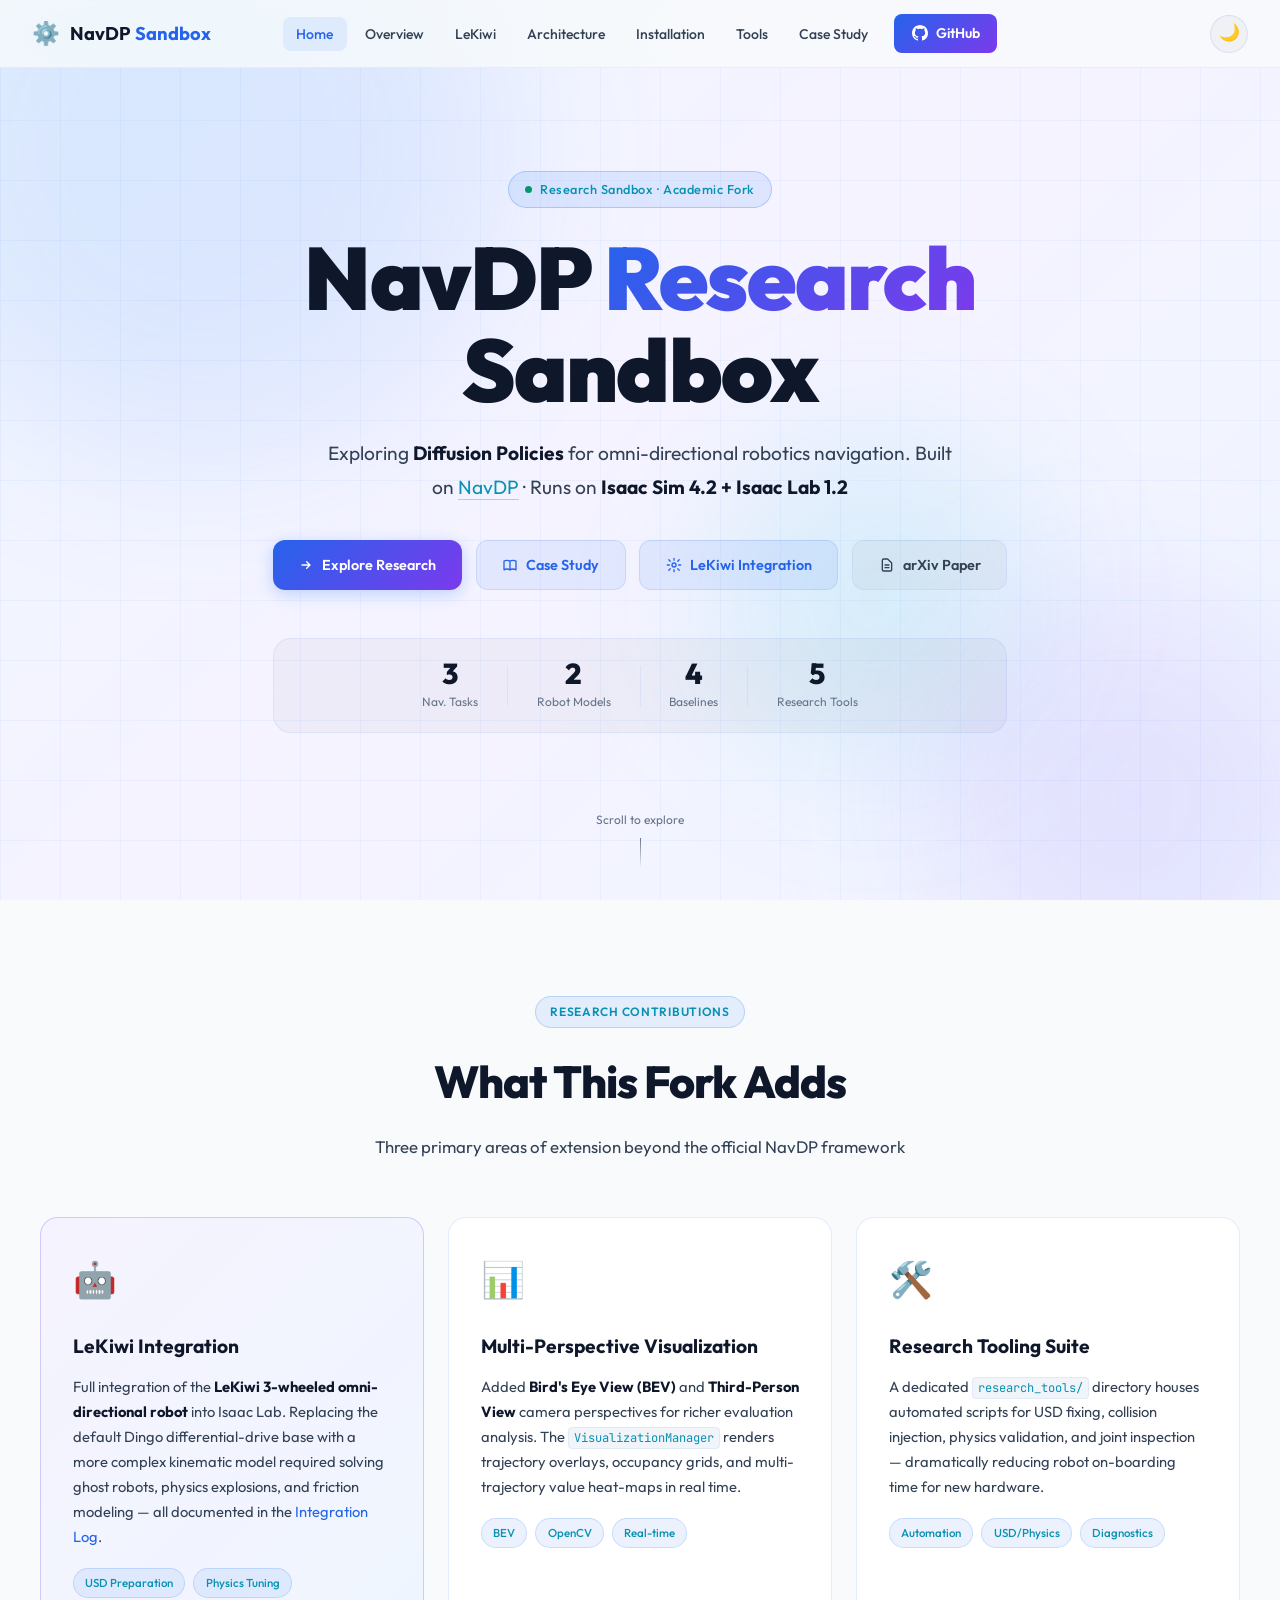
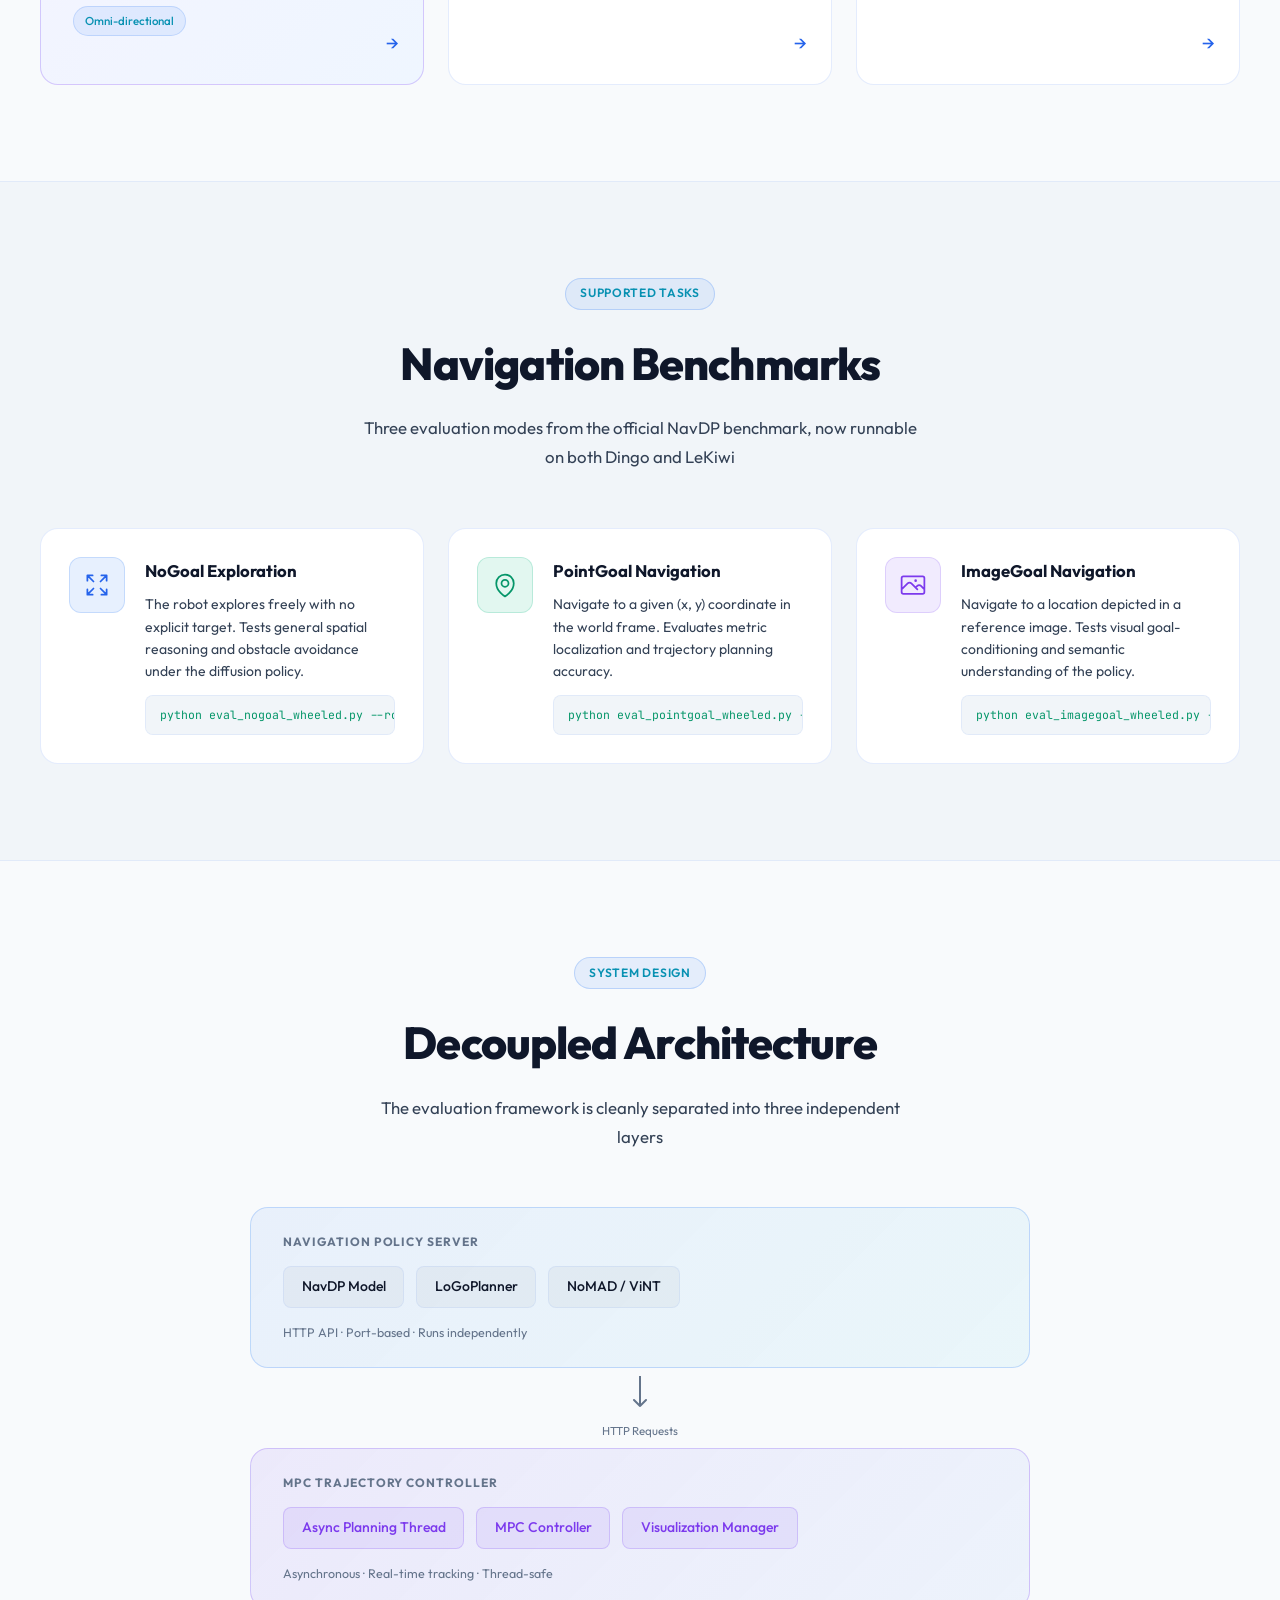
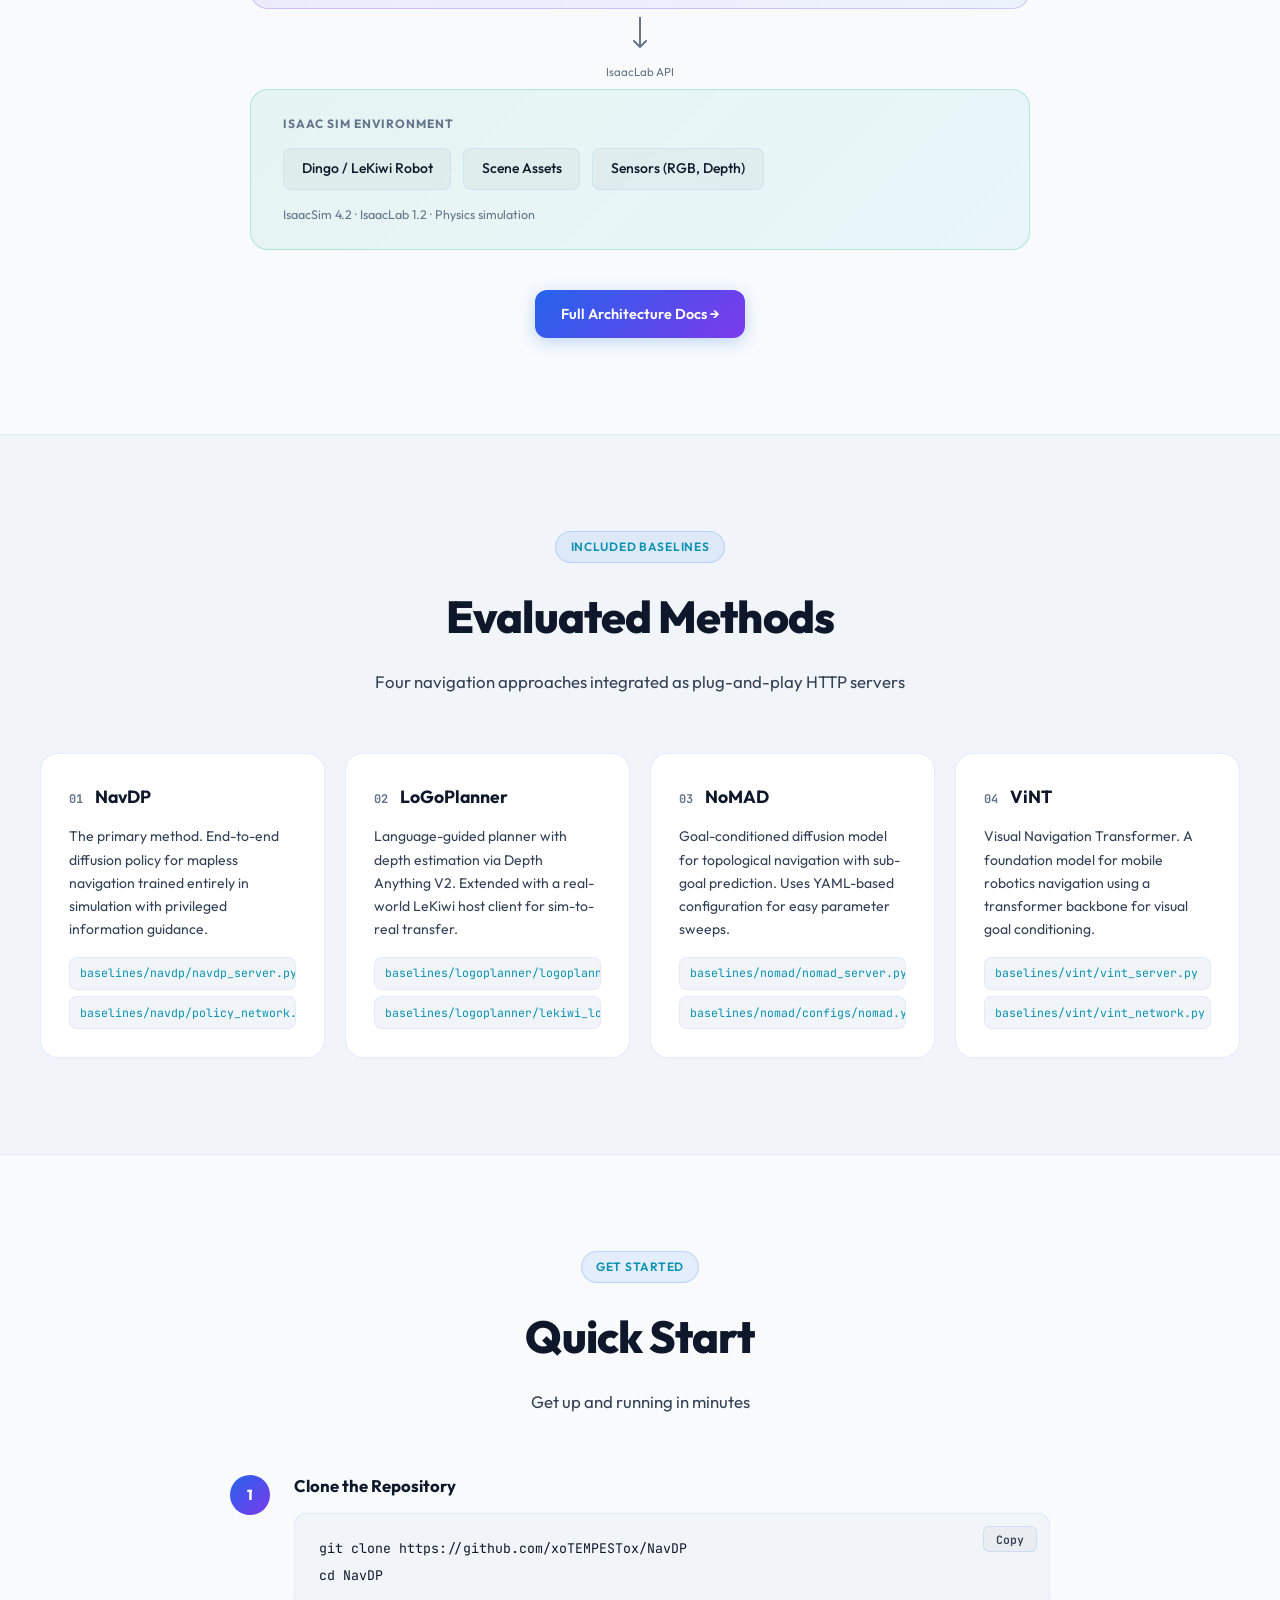
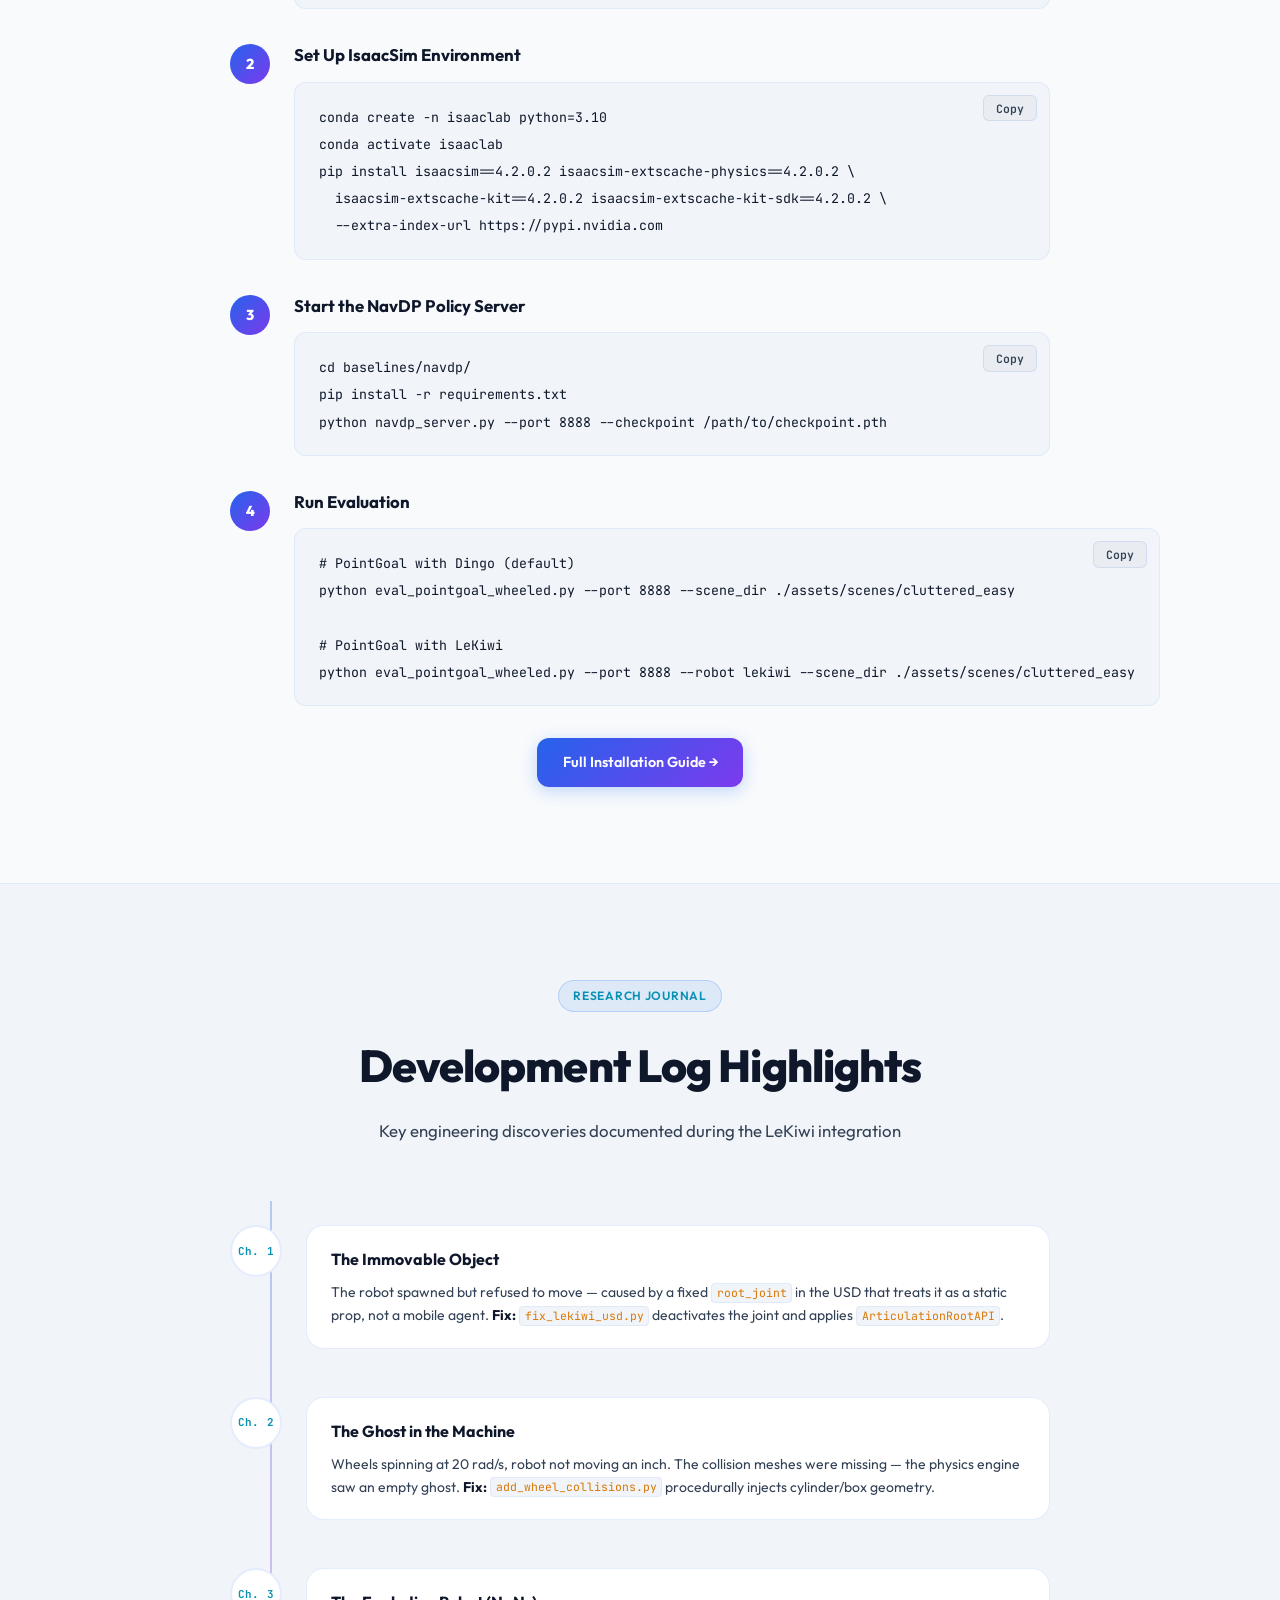
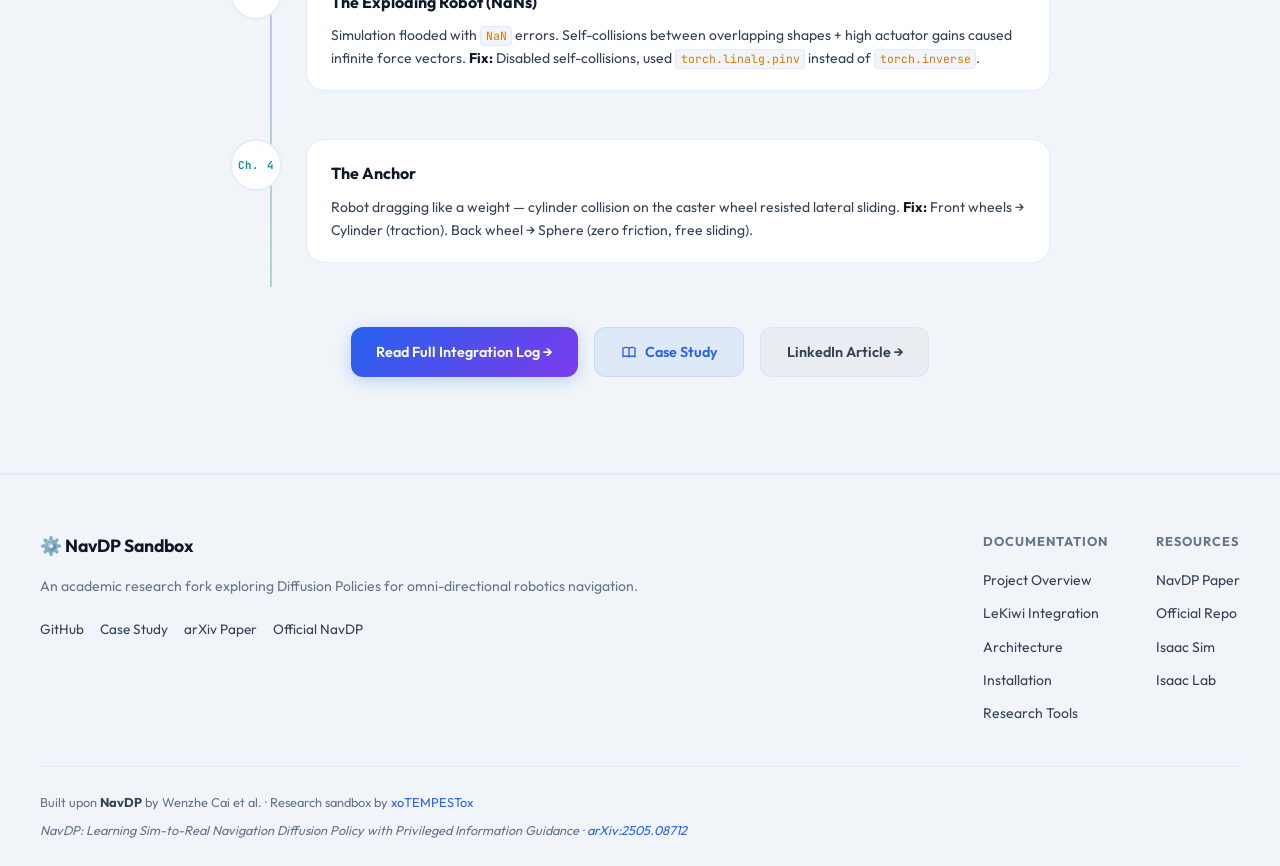
<file: docs/index.html>
<!DOCTYPE html>
<html lang="en">
<head>
  <meta charset="UTF-8" />
  <meta name="viewport" content="width=device-width, initial-scale=1.0" />
  <title>NavDP Research Sandbox — Omni-directional Robotics & Diffusion Policy</title>
  <meta name="description" content="A research fork of NavDP exploring Diffusion Policies for robotics navigation. Features LeKiwi 3-wheeled omni-directional robot integration, multi-perspective visualization, and professional research tooling on Isaac Sim." />
  <link rel="preconnect" href="https://fonts.googleapis.com" />
  <link rel="preconnect" href="https://fonts.gstatic.com" crossorigin />
  <link href="https://fonts.googleapis.com/css2?family=Inter:wght@300;400;500;600;700;800;900&family=JetBrains+Mono:wght@400;500;600&family=Outfit:wght@300;400;500;600;700;800&display=swap" rel="stylesheet" />
  <link rel="stylesheet" href="style.css?v=1.2" />
  <script>
    (function() {
      const savedTheme = localStorage.getItem('theme');
      if (savedTheme !== 'dark') {
        document.documentElement.setAttribute('data-theme', 'light');
      }
    })();
  </script>
</head>
<body>

  <!-- Navigation -->
  <nav class="navbar" id="navbar">
    <div class="nav-container">
      <a href="index.html" class="nav-logo">
        <span class="logo-icon">⚙️</span>
        <span class="logo-text">NavDP <span class="logo-accent">Sandbox</span></span>
      </a>
      <ul class="nav-links">
        <li><a href="index.html" class="nav-link active">Home</a></li>
        <li><a href="overview.html" class="nav-link">Overview</a></li>
        <li><a href="lekiwi.html" class="nav-link">LeKiwi</a></li>
        <li><a href="architecture.html" class="nav-link">Architecture</a></li>
        <li><a href="installation.html" class="nav-link">Installation</a></li>
        <li><a href="research_tools.html" class="nav-link">Tools</a></li>
        <li><a href="https://priyanshusah.com/projects/navdp-robotics" target="_blank" class="nav-link">Case Study</a></li>
        <li>
          <a href="https://github.com/xoTEMPESTox/NavDP" target="_blank" class="nav-cta">
            <svg width="16" height="16" fill="currentColor" viewBox="0 0 16 16"><path d="M8 0C3.58 0 0 3.58 0 8c0 3.54 2.29 6.53 5.47 7.59.4.07.55-.17.55-.38 0-.19-.01-.82-.01-1.49-2.01.37-2.53-.49-2.69-.94-.09-.23-.48-.94-.82-1.13-.28-.15-.68-.52-.01-.53.63-.01 1.08.58 1.23.82.72 1.21 1.87.87 2.33.66.07-.52.28-.87.51-1.07-1.78-.2-3.64-.89-3.64-3.95 0-.87.31-1.59.82-2.15-.08-.2-.36-1.02.08-2.12 0 0 .67-.21 2.2.82.64-.18 1.32-.27 2-.27.68 0 1.36.09 2 .27 1.53-1.04 2.2-.82 2.2-.82.44 1.1.16 1.92.08 2.12.51.56.82 1.27.82 2.15 0 3.07-1.87 3.75-3.65 3.95.29.25.54.73.54 1.48 0 1.07-.01 1.93-.01 2.2 0 .21.15.46.55.38A8.012 8.012 0 0 0 16 8c0-4.42-3.58-8-8-8z"/></svg>
            GitHub
          </a>
        </li>
      </ul>
      <div class="nav-actions">
        <button id="themeToggle" class="theme-toggle-btn" aria-label="Toggle light/dark theme"><span class="theme-toggle-icon">🌙</span></button>
        <button class="nav-toggle" id="navToggle" aria-label="Toggle navigation">
          <span></span><span></span><span></span>
        </button>
      </div>
    </div>
  </nav>

  <!-- Hero Section -->
  <section class="hero">
    <div class="hero-bg">
      <div class="hero-grid"></div>
      <div class="hero-orb hero-orb-1"></div>
      <div class="hero-orb hero-orb-2"></div>
      <div class="hero-orb hero-orb-3"></div>
    </div>
    <div class="hero-content">
      <div class="hero-badge">
        <span class="badge-dot"></span>
        Research Sandbox · Academic Fork
      </div>
      <h1 class="hero-title">
        NavDP
        <span class="hero-title-accent">Research</span>
        <span class="hero-title-line">Sandbox</span>
      </h1>
      <p class="hero-subtitle">
        Exploring <strong>Diffusion Policies</strong> for omni-directional robotics navigation.
        Built on <a href="https://arxiv.org/abs/2505.08712" target="_blank" class="inline-link">NavDP</a> · 
        Runs on <strong>Isaac Sim 4.2 + Isaac Lab 1.2</strong>
      </p>
      <div class="hero-actions">
        <a href="overview.html" class="btn btn-primary">
          <svg width="16" height="16" fill="none" viewBox="0 0 24 24" stroke="currentColor" stroke-width="2"><path stroke-linecap="round" stroke-linejoin="round" d="M13 7l5 5m0 0l-5 5m5-5H6"/></svg>
          Explore Research
        </a>
        <a href="https://priyanshusah.com/projects/navdp-robotics" target="_blank" class="btn btn-secondary">
          <svg width="16" height="16" fill="none" viewBox="0 0 24 24" stroke="currentColor" stroke-width="2"><path stroke-linecap="round" stroke-linejoin="round" d="M12 6.253v13m0-13C10.832 5.477 9.246 5 7.5 5S4.168 5.477 3 6.253v13C4.168 18.477 5.754 18 7.5 18s3.332.477 4.5 1.253m0-13C13.168 5.477 14.754 5 16.5 5c1.747 0 3.332.477 4.5 1.253v13C19.832 18.477 18.247 18 16.5 18c-1.746 0-3.332.477-4.5 1.253"/></svg>
          Case Study
        </a>
        <a href="lekiwi.html" class="btn btn-secondary">
          <svg width="16" height="16" fill="none" viewBox="0 0 24 24" stroke="currentColor" stroke-width="2"><circle cx="12" cy="12" r="3"/><path stroke-linecap="round" d="M12 2v3M12 19v3M4.22 4.22l2.12 2.12M17.66 17.66l2.12 2.12M2 12h3M19 12h3M4.22 19.78l2.12-2.12M17.66 6.34l2.12-2.12"/></svg>
          LeKiwi Integration
        </a>
        <a href="https://arxiv.org/abs/2505.08712" target="_blank" class="btn btn-ghost">
          <svg width="16" height="16" fill="none" viewBox="0 0 24 24" stroke="currentColor" stroke-width="2"><path stroke-linecap="round" stroke-linejoin="round" d="M9 12h6m-6 4h6m2 5H7a2 2 0 01-2-2V5a2 2 0 012-2h5.586a1 1 0 01.707.293l5.414 5.414a1 1 0 01.293.707V19a2 2 0 01-2 2z"/></svg>
          arXiv Paper
        </a>
      </div>
      <div class="hero-stats">
        <div class="stat">
          <span class="stat-value">3</span>
          <span class="stat-label">Nav. Tasks</span>
        </div>
        <div class="stat-div"></div>
        <div class="stat">
          <span class="stat-value">2</span>
          <span class="stat-label">Robot Models</span>
        </div>
        <div class="stat-div"></div>
        <div class="stat">
          <span class="stat-value">4</span>
          <span class="stat-label">Baselines</span>
        </div>
        <div class="stat-div"></div>
        <div class="stat">
          <span class="stat-value">5</span>
          <span class="stat-label">Research Tools</span>
        </div>
      </div>
    </div>
    <div class="hero-scroll-hint">
      <span>Scroll to explore</span>
      <div class="scroll-arrow"></div>
    </div>
  </section>

  <!-- Key Contributions -->
  <section class="section" id="contributions">
    <div class="container">
      <div class="section-header">
        <div class="section-badge">Research Contributions</div>
        <h2 class="section-title">What This Fork Adds</h2>
        <p class="section-subtitle">Three primary areas of extension beyond the official NavDP framework</p>
      </div>
      <div class="cards-grid">
        <a href="lekiwi.html" class="card card-featured">
          <div class="card-icon">🤖</div>
          <h3 class="card-title">LeKiwi Integration</h3>
          <p class="card-desc">
            Full integration of the <strong>LeKiwi 3-wheeled omni-directional robot</strong> into Isaac Lab.
            Replacing the default Dingo differential-drive base with a more complex kinematic model required
            solving ghost robots, physics explosions, and friction modeling — all documented in the
            <span class="card-link">Integration Log</span>.
          </p>
          <div class="card-tags">
            <span class="tag">USD Preparation</span>
            <span class="tag">Physics Tuning</span>
            <span class="tag">Omni-directional</span>
          </div>
          <span class="card-arrow">→</span>
        </a>

        <a href="overview.html#visualization" class="card">
          <div class="card-icon">📊</div>
          <h3 class="card-title">Multi-Perspective Visualization</h3>
          <p class="card-desc">
            Added <strong>Bird's Eye View (BEV)</strong> and <strong>Third-Person View</strong> camera perspectives
            for richer evaluation analysis. The <code>VisualizationManager</code> renders trajectory overlays,
            occupancy grids, and multi-trajectory value heat-maps in real time.
          </p>
          <div class="card-tags">
            <span class="tag">BEV</span>
            <span class="tag">OpenCV</span>
            <span class="tag">Real-time</span>
          </div>
          <span class="card-arrow">→</span>
        </a>

        <a href="research_tools.html" class="card">
          <div class="card-icon">🛠️</div>
          <h3 class="card-title">Research Tooling Suite</h3>
          <p class="card-desc">
            A dedicated <code>research_tools/</code> directory houses automated scripts for USD fixing,
            collision injection, physics validation, and joint inspection — dramatically reducing robot
            on-boarding time for new hardware.
          </p>
          <div class="card-tags">
            <span class="tag">Automation</span>
            <span class="tag">USD/Physics</span>
            <span class="tag">Diagnostics</span>
          </div>
          <span class="card-arrow">→</span>
        </a>
      </div>
    </div>
  </section>

  <!-- Navigation Tasks -->
  <section class="section section-dark" id="tasks">
    <div class="container">
      <div class="section-header">
        <div class="section-badge">Supported Tasks</div>
        <h2 class="section-title">Navigation Benchmarks</h2>
        <p class="section-subtitle">Three evaluation modes from the official NavDP benchmark, now runnable on both Dingo and LeKiwi</p>
      </div>
      <div class="tasks-grid">
        <div class="task-card">
          <div class="task-icon task-icon-blue">
            <svg width="28" height="28" fill="none" viewBox="0 0 24 24" stroke="currentColor" stroke-width="1.5"><path stroke-linecap="round" stroke-linejoin="round" d="M3.75 3.75v4.5m0-4.5h4.5m-4.5 0L9 9M3.75 20.25v-4.5m0 4.5h4.5m-4.5 0L9 15M20.25 3.75h-4.5m4.5 0v4.5m0-4.5L15 9m5.25 11.25h-4.5m4.5 0v-4.5m0 4.5L15 15"/></svg>
          </div>
          <div class="task-content">
            <h3>NoGoal Exploration</h3>
            <p>The robot explores freely with no explicit target. Tests general spatial reasoning and obstacle avoidance under the diffusion policy.</p>
            <code class="code-snippet">python eval_nogoal_wheeled.py --robot lekiwi --port 8888</code>
          </div>
        </div>
        <div class="task-card">
          <div class="task-icon task-icon-green">
            <svg width="28" height="28" fill="none" viewBox="0 0 24 24" stroke="currentColor" stroke-width="1.5"><path stroke-linecap="round" stroke-linejoin="round" d="M15 10.5a3 3 0 11-6 0 3 3 0 016 0z"/><path stroke-linecap="round" stroke-linejoin="round" d="M19.5 10.5c0 7.142-7.5 11.25-7.5 11.25S4.5 17.642 4.5 10.5a7.5 7.5 0 1115 0z"/></svg>
          </div>
          <div class="task-content">
            <h3>PointGoal Navigation</h3>
            <p>Navigate to a given (x, y) coordinate in the world frame. Evaluates metric localization and trajectory planning accuracy.</p>
            <code class="code-snippet">python eval_pointgoal_wheeled.py --robot lekiwi --scene_dir [PATH]</code>
          </div>
        </div>
        <div class="task-card">
          <div class="task-icon task-icon-purple">
            <svg width="28" height="28" fill="none" viewBox="0 0 24 24" stroke="currentColor" stroke-width="1.5"><path stroke-linecap="round" stroke-linejoin="round" d="M2.25 15.75l5.159-5.159a2.25 2.25 0 013.182 0l5.159 5.159m-1.5-1.5l1.409-1.409a2.25 2.25 0 013.182 0l2.909 2.909m-18 3.75h16.5a1.5 1.5 0 001.5-1.5V6a1.5 1.5 0 00-1.5-1.5H3.75A1.5 1.5 0 002.25 6v12a1.5 1.5 0 001.5 1.5zm10.5-11.25h.008v.008h-.008V8.25zm.375 0a.375.375 0 11-.75 0 .375.375 0 01.75 0z"/></svg>
          </div>
          <div class="task-content">
            <h3>ImageGoal Navigation</h3>
            <p>Navigate to a location depicted in a reference image. Tests visual goal-conditioning and semantic understanding of the policy.</p>
            <code class="code-snippet">python eval_imagegoal_wheeled.py --robot lekiwi --port 8888</code>
          </div>
        </div>
      </div>
    </div>
  </section>

  <!-- Architecture Overview -->
  <section class="section" id="arch-overview">
    <div class="container">
      <div class="section-header">
        <div class="section-badge">System Design</div>
        <h2 class="section-title">Decoupled Architecture</h2>
        <p class="section-subtitle">The evaluation framework is cleanly separated into three independent layers</p>
      </div>
      <div class="arch-diagram">
        <div class="arch-layer arch-layer-1">
          <div class="arch-layer-label">Navigation Policy Server</div>
          <div class="arch-layer-content">
            <div class="arch-block">NavDP Model</div>
            <div class="arch-block">LoGoPlanner</div>
            <div class="arch-block">NoMAD / ViNT</div>
          </div>
          <div class="arch-layer-desc">HTTP API · Port-based · Runs independently</div>
        </div>
        <div class="arch-arrow-down">
          <svg width="24" height="40" viewBox="0 0 24 40"><path d="M12 0 L12 30 M6 24 L12 30 L18 24" stroke="currentColor" stroke-width="2" fill="none" stroke-linecap="round" stroke-linejoin="round"/></svg>
          <span>HTTP Requests</span>
        </div>
        <div class="arch-layer arch-layer-2">
          <div class="arch-layer-label">MPC Trajectory Controller</div>
          <div class="arch-layer-content">
            <div class="arch-block arch-block-accent">Async Planning Thread</div>
            <div class="arch-block arch-block-accent">MPC Controller</div>
            <div class="arch-block arch-block-accent">Visualization Manager</div>
          </div>
          <div class="arch-layer-desc">Asynchronous · Real-time tracking · Thread-safe</div>
        </div>
        <div class="arch-arrow-down">
          <svg width="24" height="40" viewBox="0 0 24 40"><path d="M12 0 L12 30 M6 24 L12 30 L18 24" stroke="currentColor" stroke-width="2" fill="none" stroke-linecap="round" stroke-linejoin="round"/></svg>
          <span>IsaacLab API</span>
        </div>
        <div class="arch-layer arch-layer-3">
          <div class="arch-layer-label">Isaac Sim Environment</div>
          <div class="arch-layer-content">
            <div class="arch-block">Dingo / LeKiwi Robot</div>
            <div class="arch-block">Scene Assets</div>
            <div class="arch-block">Sensors (RGB, Depth)</div>
          </div>
          <div class="arch-layer-desc">IsaacSim 4.2 · IsaacLab 1.2 · Physics simulation</div>
        </div>
      </div>
      <div class="arch-cta">
        <a href="architecture.html" class="btn btn-primary">Full Architecture Docs →</a>
      </div>
    </div>
  </section>

  <!-- Baselines Highlight -->
  <section class="section section-dark" id="baselines">
    <div class="container">
      <div class="section-header">
        <div class="section-badge">Included Baselines</div>
        <h2 class="section-title">Evaluated Methods</h2>
        <p class="section-subtitle">Four navigation approaches integrated as plug-and-play HTTP servers</p>
      </div>
      <div class="baselines-grid">
        <div class="baseline-card">
          <div class="baseline-header">
            <span class="baseline-num">01</span>
            <h3>NavDP</h3>
          </div>
          <p>The primary method. End-to-end diffusion policy for mapless navigation trained entirely in simulation with privileged information guidance.</p>
          <div class="baseline-files">
            <code>baselines/navdp/navdp_server.py</code>
            <code>baselines/navdp/policy_network.py</code>
          </div>
        </div>
        <div class="baseline-card">
          <div class="baseline-header">
            <span class="baseline-num">02</span>
            <h3>LoGoPlanner</h3>
          </div>
          <p>Language-guided planner with depth estimation via Depth Anything V2. Extended with a real-world LeKiwi host client for sim-to-real transfer.</p>
          <div class="baseline-files">
            <code>baselines/logoplanner/logoplanner_server.py</code>
            <code>baselines/logoplanner/lekiwi_logoplanner_host.py</code>
          </div>
        </div>
        <div class="baseline-card">
          <div class="baseline-header">
            <span class="baseline-num">03</span>
            <h3>NoMAD</h3>
          </div>
          <p>Goal-conditioned diffusion model for topological navigation with sub-goal prediction. Uses YAML-based configuration for easy parameter sweeps.</p>
          <div class="baseline-files">
            <code>baselines/nomad/nomad_server.py</code>
            <code>baselines/nomad/configs/nomad.yaml</code>
          </div>
        </div>
        <div class="baseline-card">
          <div class="baseline-header">
            <span class="baseline-num">04</span>
            <h3>ViNT</h3>
          </div>
          <p>Visual Navigation Transformer. A foundation model for mobile robotics navigation using a transformer backbone for visual goal conditioning.</p>
          <div class="baseline-files">
            <code>baselines/vint/vint_server.py</code>
            <code>baselines/vint/vint_network.py</code>
          </div>
        </div>
      </div>
    </div>
  </section>

  <!-- Quick Start -->
  <section class="section" id="quickstart">
    <div class="container">
      <div class="section-header">
        <div class="section-badge">Get Started</div>
        <h2 class="section-title">Quick Start</h2>
        <p class="section-subtitle">Get up and running in minutes</p>
      </div>
      <div class="quickstart-steps">
        <div class="qs-step">
          <div class="qs-num">1</div>
          <div class="qs-content">
            <h3>Clone the Repository</h3>
            <pre class="code-block"><code>git clone https://github.com/xoTEMPESTox/NavDP
cd NavDP</code></pre>
          </div>
        </div>
        <div class="qs-step">
          <div class="qs-num">2</div>
          <div class="qs-content">
            <h3>Set Up IsaacSim Environment</h3>
            <pre class="code-block"><code>conda create -n isaaclab python=3.10
conda activate isaaclab
pip install isaacsim==4.2.0.2 isaacsim-extscache-physics==4.2.0.2 \
  isaacsim-extscache-kit==4.2.0.2 isaacsim-extscache-kit-sdk==4.2.0.2 \
  --extra-index-url https://pypi.nvidia.com</code></pre>
          </div>
        </div>
        <div class="qs-step">
          <div class="qs-num">3</div>
          <div class="qs-content">
            <h3>Start the NavDP Policy Server</h3>
            <pre class="code-block"><code>cd baselines/navdp/
pip install -r requirements.txt
python navdp_server.py --port 8888 --checkpoint /path/to/checkpoint.pth</code></pre>
          </div>
        </div>
        <div class="qs-step">
          <div class="qs-num">4</div>
          <div class="qs-content">
            <h3>Run Evaluation</h3>
            <pre class="code-block"><code># PointGoal with Dingo (default)
python eval_pointgoal_wheeled.py --port 8888 --scene_dir ./assets/scenes/cluttered_easy

# PointGoal with LeKiwi
python eval_pointgoal_wheeled.py --port 8888 --robot lekiwi --scene_dir ./assets/scenes/cluttered_easy</code></pre>
          </div>
        </div>
      </div>
      <div class="qs-cta">
        <a href="installation.html" class="btn btn-primary">Full Installation Guide →</a>
      </div>
    </div>
  </section>

  <!-- Research Blog / Log -->
  <section class="section section-dark" id="blog">
    <div class="container">
      <div class="section-header">
        <div class="section-badge">Research Journal</div>
        <h2 class="section-title">Development Log Highlights</h2>
        <p class="section-subtitle">Key engineering discoveries documented during the LeKiwi integration</p>
      </div>
      <div class="log-timeline">
        <div class="log-entry">
          <div class="log-chapter">Ch. 1</div>
          <div class="log-body">
            <h3 class="log-title">The Immovable Object</h3>
            <p>The robot spawned but refused to move — caused by a fixed <code>root_joint</code> in the USD that treats it as a static prop, not a mobile agent. <strong>Fix:</strong> <code>fix_lekiwi_usd.py</code> deactivates the joint and applies <code>ArticulationRootAPI</code>.</p>
          </div>
        </div>
        <div class="log-entry">
          <div class="log-chapter">Ch. 2</div>
          <div class="log-body">
            <h3 class="log-title">The Ghost in the Machine</h3>
            <p>Wheels spinning at 20 rad/s, robot not moving an inch. The collision meshes were missing — the physics engine saw an empty ghost. <strong>Fix:</strong> <code>add_wheel_collisions.py</code> procedurally injects cylinder/box geometry.</p>
          </div>
        </div>
        <div class="log-entry">
          <div class="log-chapter">Ch. 3</div>
          <div class="log-body">
            <h3 class="log-title">The Exploding Robot (NaNs)</h3>
            <p>Simulation flooded with <code>NaN</code> errors. Self-collisions between overlapping shapes + high actuator gains caused infinite force vectors. <strong>Fix:</strong> Disabled self-collisions, used <code>torch.linalg.pinv</code> instead of <code>torch.inverse</code>.</p>
          </div>
        </div>
        <div class="log-entry">
          <div class="log-chapter">Ch. 4</div>
          <div class="log-body">
            <h3 class="log-title">The Anchor</h3>
            <p>Robot dragging like a weight — cylinder collision on the caster wheel resisted lateral sliding. <strong>Fix:</strong> Front wheels → Cylinder (traction). Back wheel → Sphere (zero friction, free sliding).</p>
          </div>
        </div>
      </div>
      <div class="log-cta">
        <a href="lekiwi.html" class="btn btn-primary">Read Full Integration Log →</a>
        <a href="https://priyanshusah.com/projects/navdp-robotics" target="_blank" class="btn btn-secondary">
          <svg width="16" height="16" fill="none" viewBox="0 0 24 24" stroke="currentColor" stroke-width="2"><path stroke-linecap="round" stroke-linejoin="round" d="M12 6.253v13m0-13C10.832 5.477 9.246 5 7.5 5S4.168 5.477 3 6.253v13C4.168 18.477 5.754 18 7.5 18s3.332.477 4.5 1.253m0-13C13.168 5.477 14.754 5 16.5 5c1.747 0 3.332.477 4.5 1.253v13C19.832 18.477 18.247 18 16.5 18c-1.746 0-3.332.477-4.5 1.253"/></svg>
          Case Study
        </a>
        <a href="https://www.linkedin.com/posts/priyanshu123sah_physicalai-robotics-deeplearning-activity-7421533400718770176-hZhs" target="_blank" class="btn btn-ghost">LinkedIn Article →</a>
      </div>
    </div>
  </section>

  <!-- Footer -->
  <footer class="footer">
    <div class="footer-container">
      <div class="footer-brand">
        <span class="footer-logo">⚙️ NavDP Sandbox</span>
        <p>An academic research fork exploring Diffusion Policies for omni-directional robotics navigation.</p>
        <div class="footer-links">
          <a href="https://github.com/xoTEMPESTox/NavDP" target="_blank">GitHub</a>
          <a href="https://priyanshusah.com/projects/navdp-robotics" target="_blank">Case Study</a>
          <a href="https://arxiv.org/abs/2505.08712" target="_blank">arXiv Paper</a>
          <a href="https://github.com/InternRobotics/NavDP" target="_blank">Official NavDP</a>
        </div>
      </div>
      <div class="footer-nav">
        <div class="footer-col">
          <h4>Documentation</h4>
          <a href="overview.html">Project Overview</a>
          <a href="lekiwi.html">LeKiwi Integration</a>
          <a href="architecture.html">Architecture</a>
          <a href="installation.html">Installation</a>
          <a href="research_tools.html">Research Tools</a>
        </div>
        <div class="footer-col">
          <h4>Resources</h4>
          <a href="https://arxiv.org/abs/2505.08712" target="_blank">NavDP Paper</a>
          <a href="https://github.com/InternRobotics/NavDP" target="_blank">Official Repo</a>
          <a href="https://developer.nvidia.com/isaac/sim" target="_blank">Isaac Sim</a>
          <a href="https://isaac-sim.github.io/IsaacLab/" target="_blank">Isaac Lab</a>
        </div>
      </div>
    </div>
    <div class="footer-bottom">
      <p>Built upon <strong>NavDP</strong> by Wenzhe Cai et al. · Research sandbox by <a href="https://github.com/xoTEMPESTox" target="_blank">xoTEMPESTox</a></p>
      <p class="footer-cite">NavDP: Learning Sim-to-Real Navigation Diffusion Policy with Privileged Information Guidance · <a href="https://arxiv.org/abs/2505.08712" target="_blank">arXiv:2505.08712</a></p>
    </div>
  </footer>

  <script src="main.js"></script>
</body>
</html>
</file>
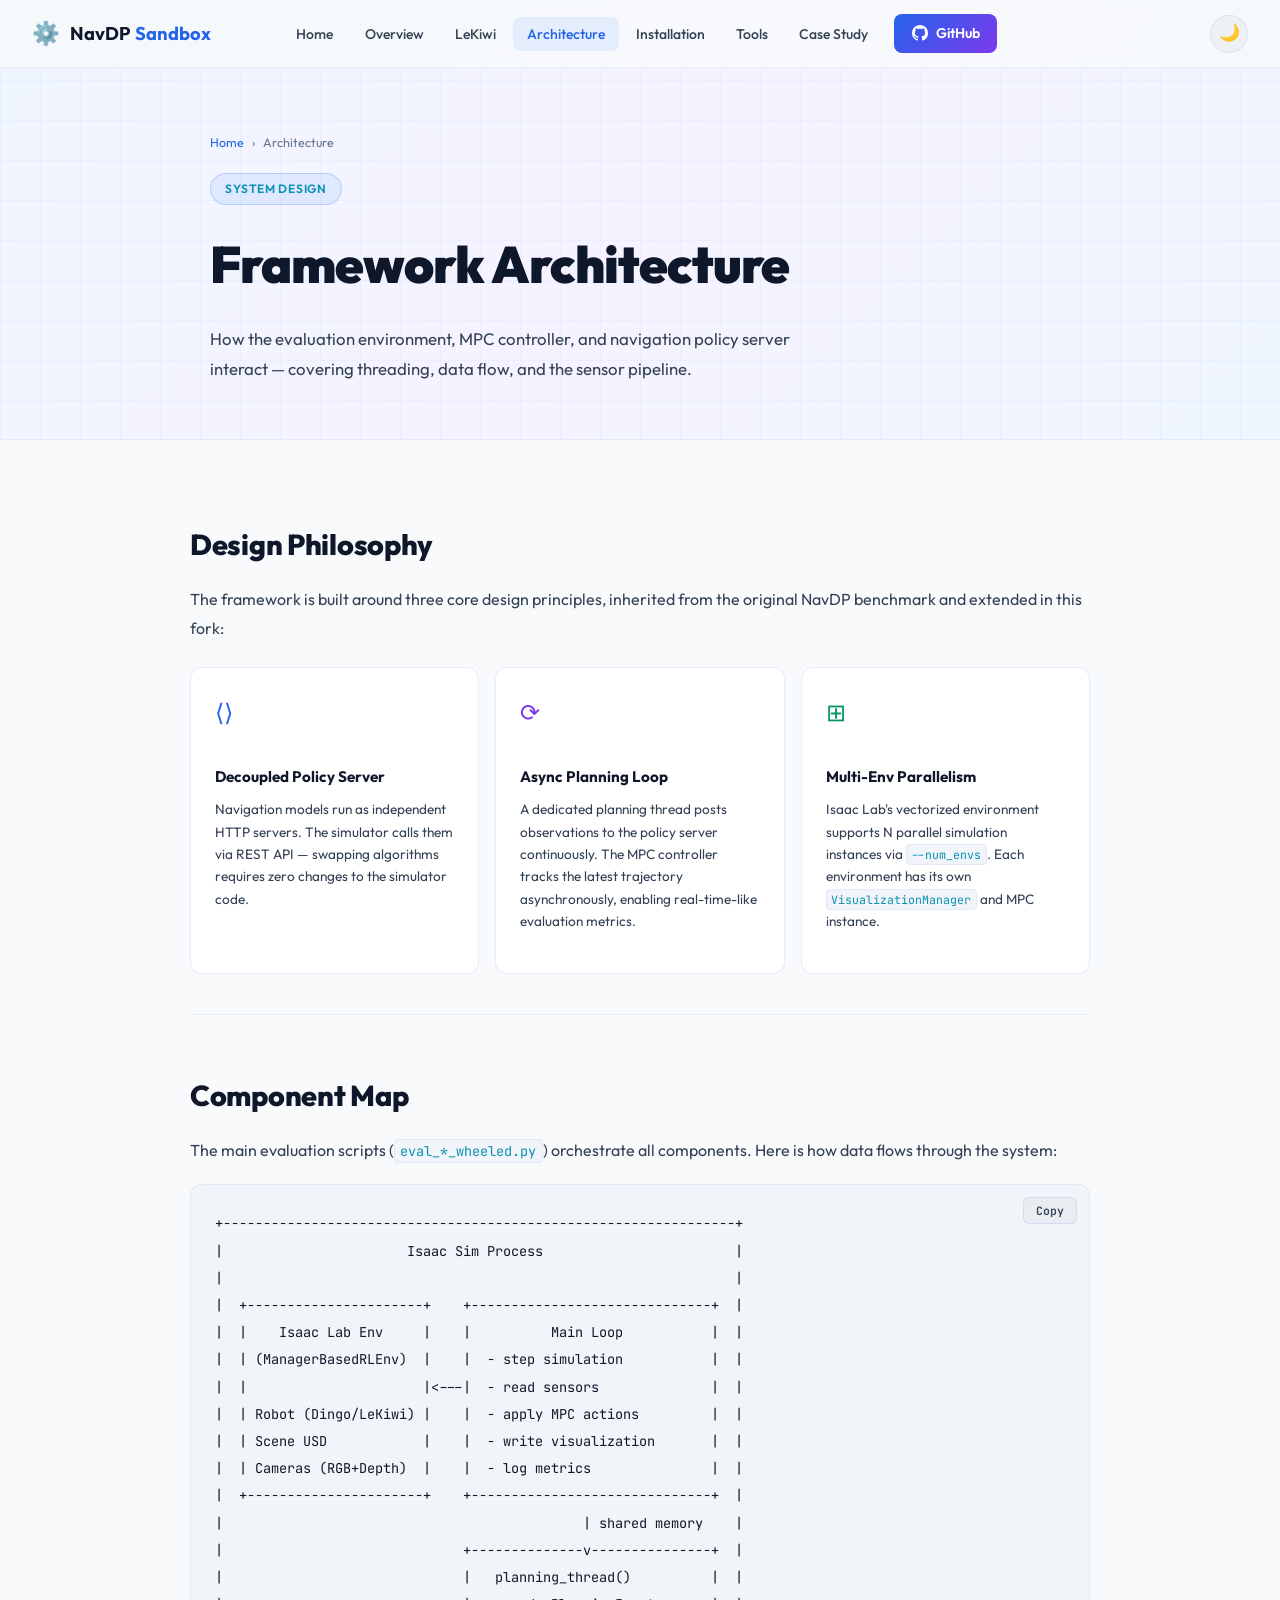
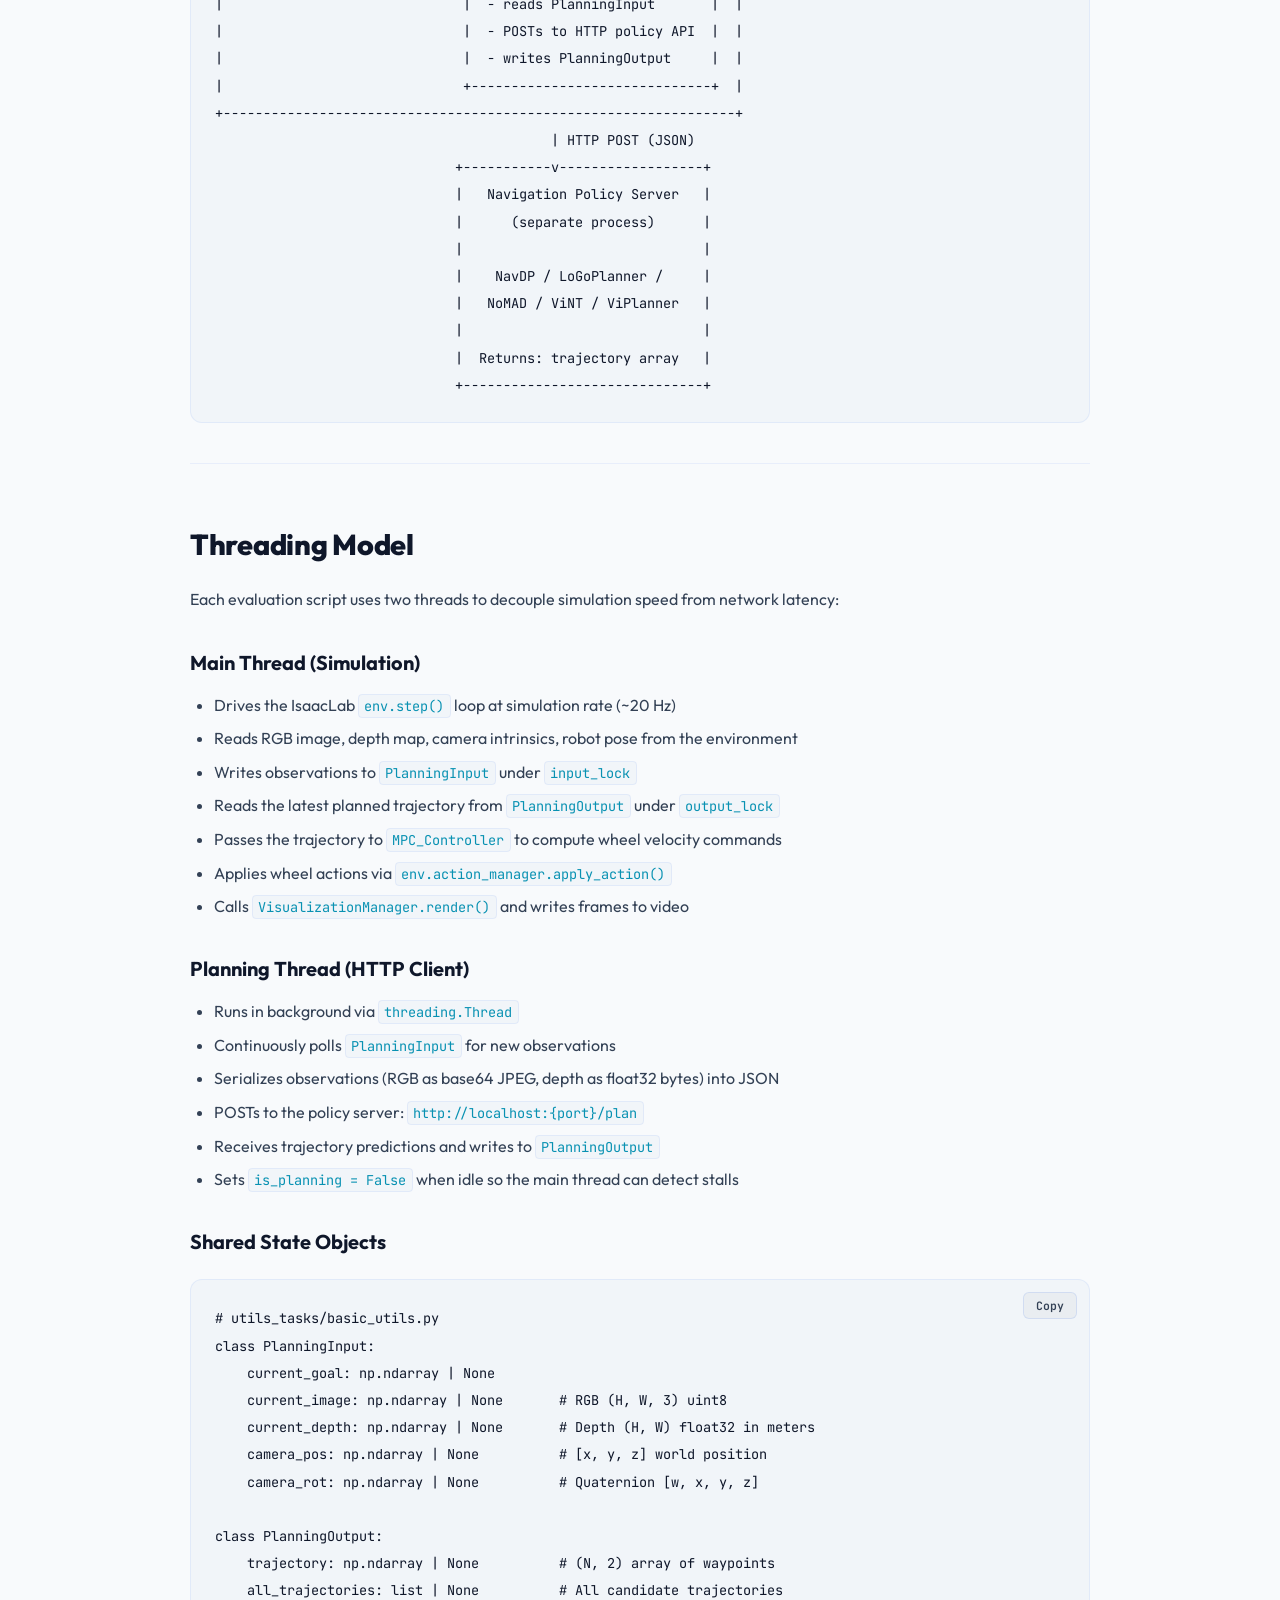
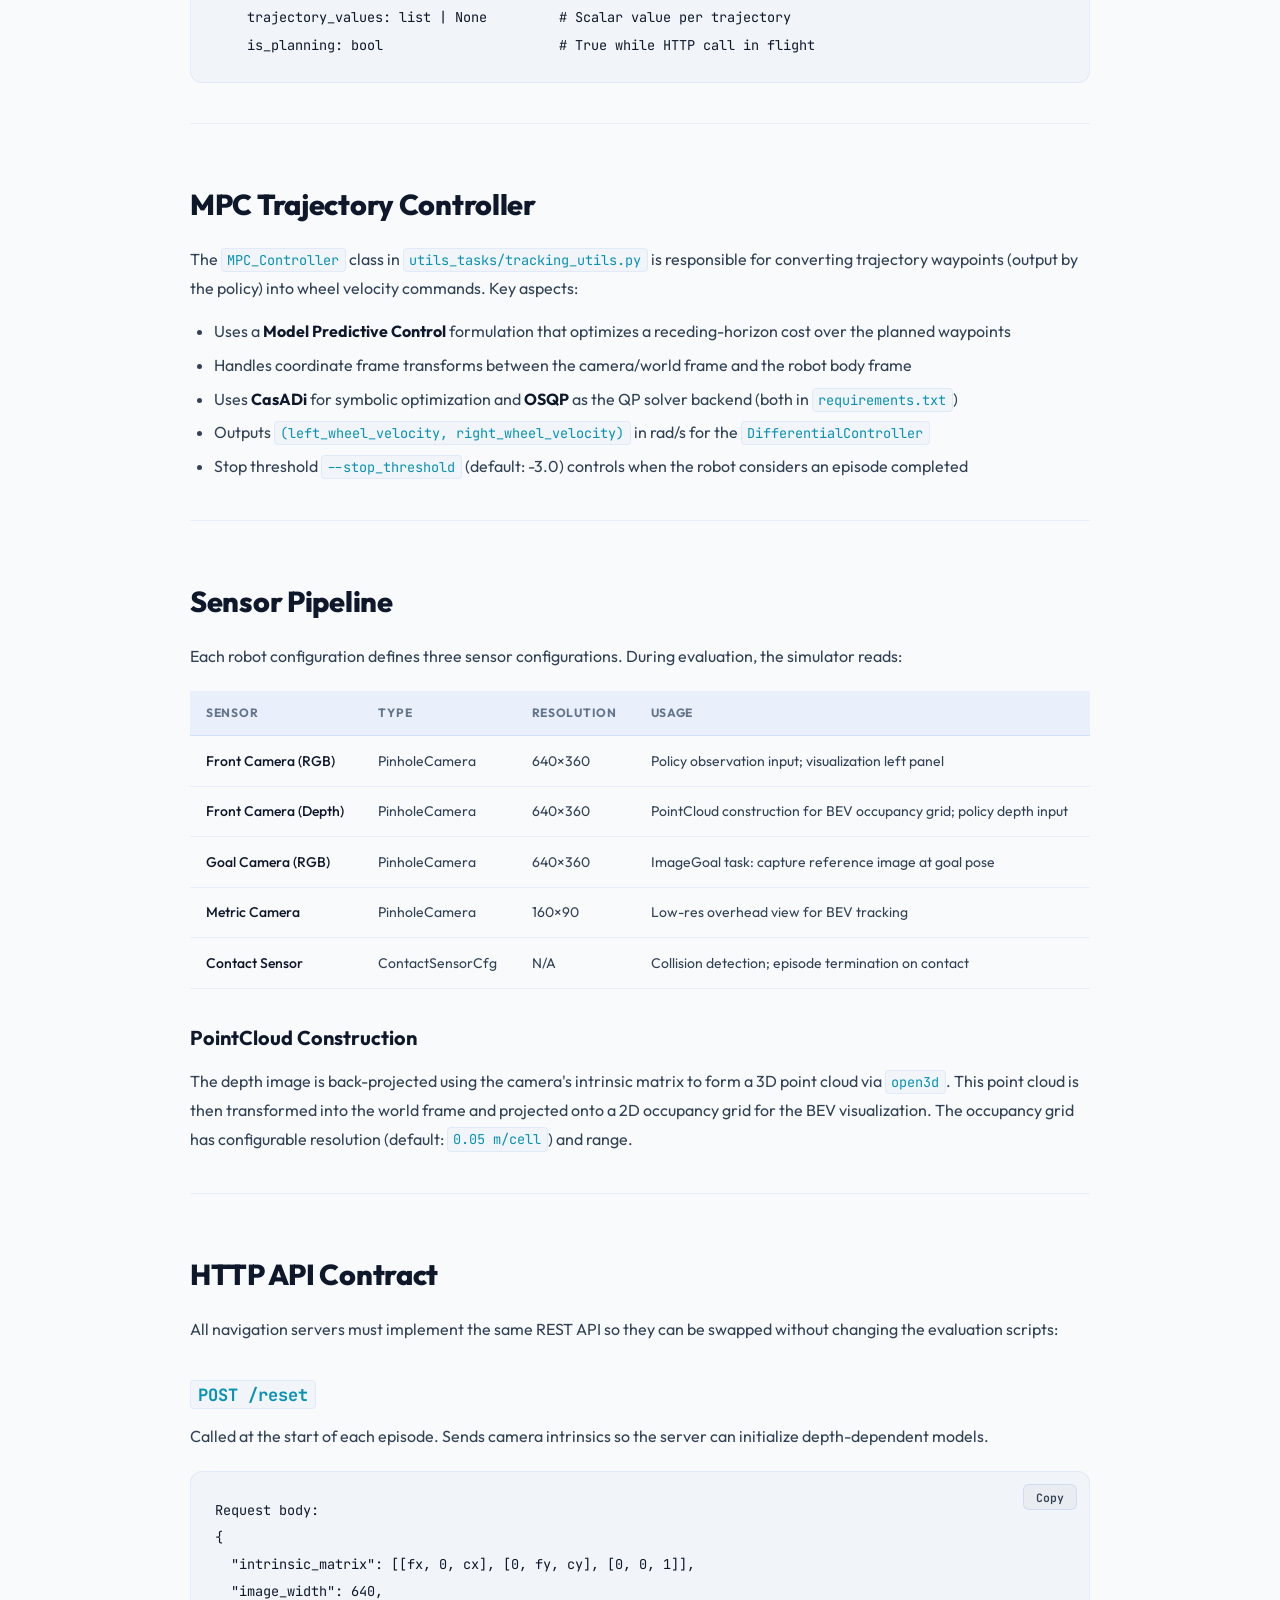
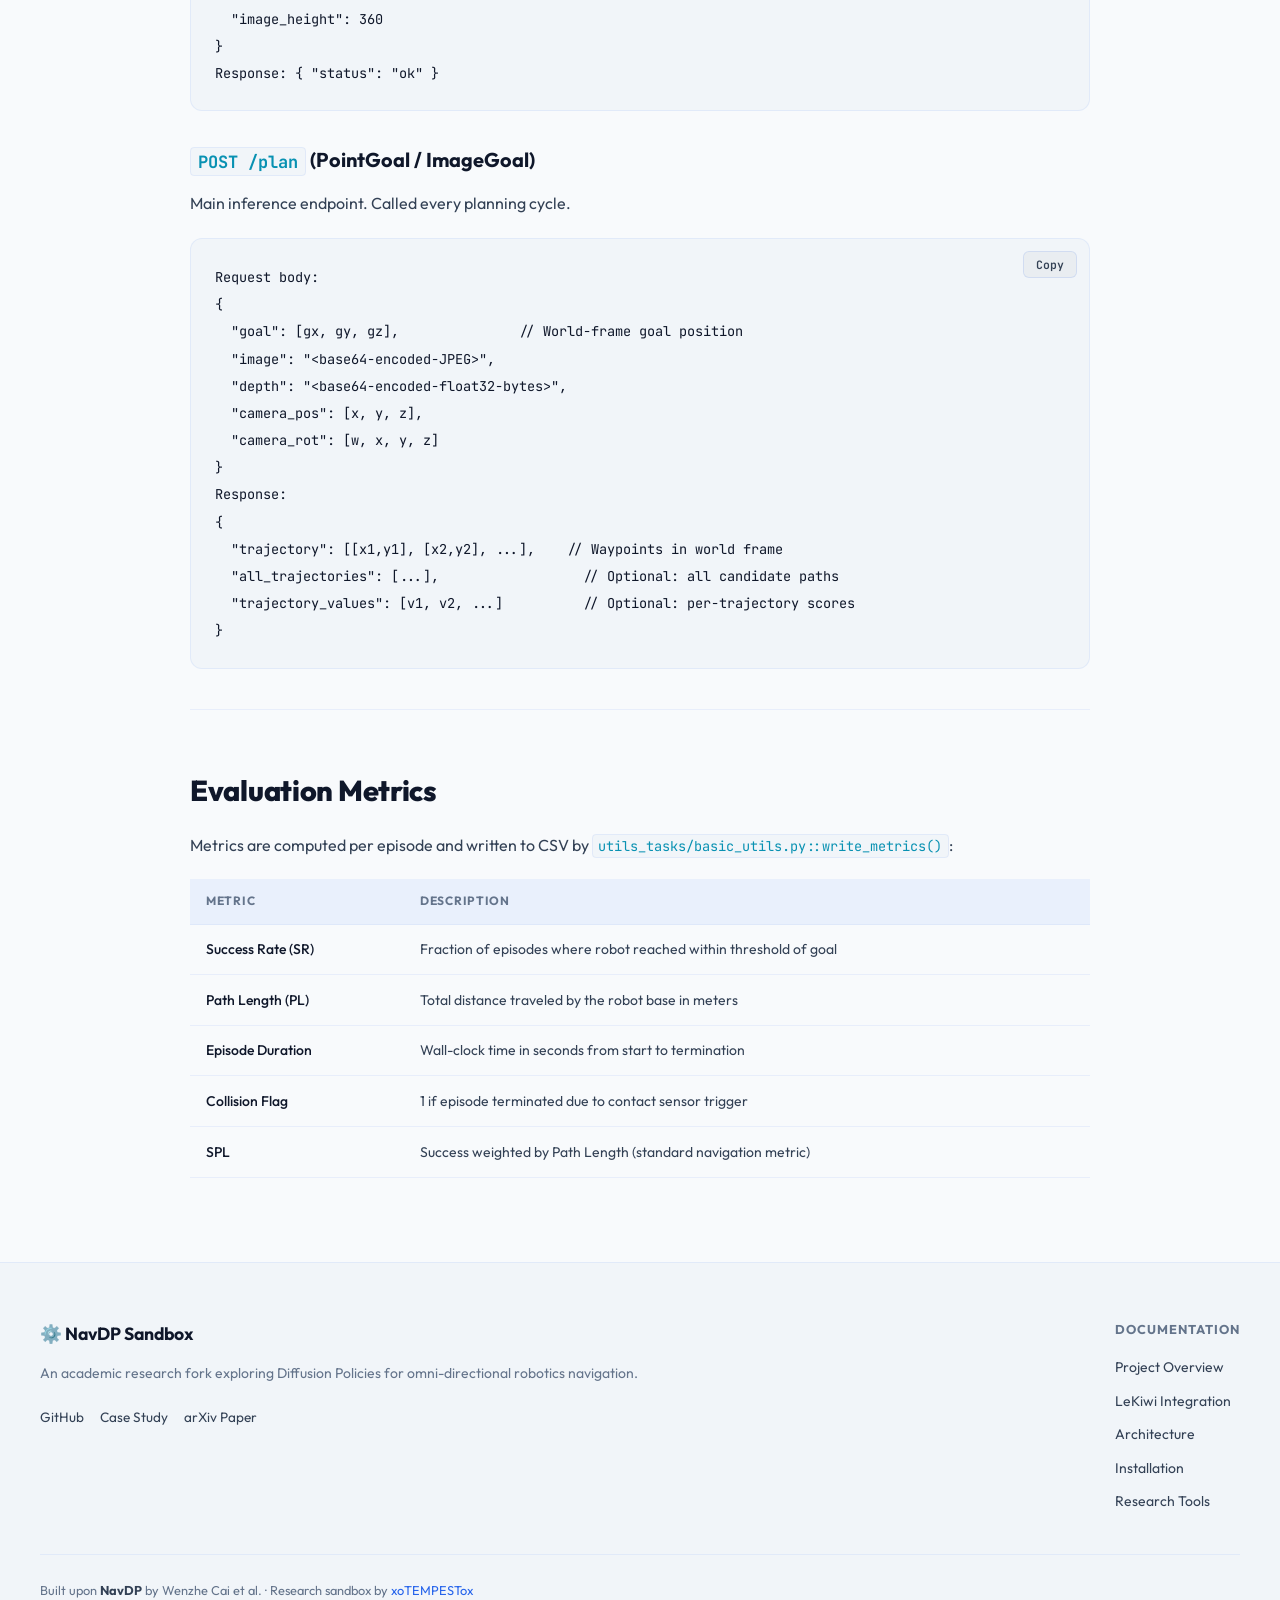
<file: docs/architecture.html>
<!DOCTYPE html>
<html lang="en">
<head>
  <meta charset="UTF-8" />
  <meta name="viewport" content="width=device-width, initial-scale=1.0" />
  <title>System Architecture — NavDP Research Sandbox</title>
  <meta name="description" content="Technical deep-dive into the NavDP Research Sandbox architecture: decoupled evaluation framework, async MPC controller, threading model, sensor pipeline, and evaluation flow." />
  <link rel="preconnect" href="https://fonts.googleapis.com" />
  <link rel="preconnect" href="https://fonts.gstatic.com" crossorigin />
  <link href="https://fonts.googleapis.com/css2?family=Inter:wght@300;400;500;600;700;800;900&family=JetBrains+Mono:wght@400;500;600&family=Outfit:wght@300;400;500;600;700;800&display=swap" rel="stylesheet" />
  <link rel="stylesheet" href="style.css?v=1.2" />
  <script>
    (function() {
      const savedTheme = localStorage.getItem('theme');
      if (savedTheme !== 'dark') {
        document.documentElement.setAttribute('data-theme', 'light');
      }
    })();
  </script>
</head>
<body>

  <nav class="navbar" id="navbar">
    <div class="nav-container">
      <a href="index.html" class="nav-logo"><span class="logo-icon">⚙️</span><span class="logo-text">NavDP <span class="logo-accent">Sandbox</span></span></a>
      <ul class="nav-links">
        <li><a href="index.html" class="nav-link">Home</a></li>
        <li><a href="overview.html" class="nav-link">Overview</a></li>
        <li><a href="lekiwi.html" class="nav-link">LeKiwi</a></li>
        <li><a href="architecture.html" class="nav-link active">Architecture</a></li>
        <li><a href="installation.html" class="nav-link">Installation</a></li>
        <li><a href="research_tools.html" class="nav-link">Tools</a></li>
        <li><a href="https://priyanshusah.com/projects/navdp-robotics" target="_blank" class="nav-link">Case Study</a></li>
        <li><a href="https://github.com/xoTEMPESTox/NavDP" target="_blank" class="nav-cta"><svg width="16" height="16" fill="currentColor" viewBox="0 0 16 16"><path d="M8 0C3.58 0 0 3.58 0 8c0 3.54 2.29 6.53 5.47 7.59.4.07.55-.17.55-.38 0-.19-.01-.82-.01-1.49-2.01.37-2.53-.49-2.69-.94-.09-.23-.48-.94-.82-1.13-.28-.15-.68-.52-.01-.53.63-.01 1.08.58 1.23.82.72 1.21 1.87.87 2.33.66.07-.52.28-.87.51-1.07-1.78-.2-3.64-.89-3.64-3.95 0-.87.31-1.59.82-2.15-.08-.2-.36-1.02.08-2.12 0 0 .67-.21 2.2.82.64-.18 1.32-.27 2-.27.68 0 1.36.09 2 .27 1.53-1.04 2.2-.82 2.2-.82.44 1.1.16 1.92.08 2.12.51.56.82 1.27.82 2.15 0 3.07-1.87 3.75-3.65 3.95.29.25.54.73.54 1.48 0 1.07-.01 1.93-.01 2.2 0 .21.15.46.55.38A8.012 8.012 0 0 0 16 8c0-4.42-3.58-8-8-8z"/></svg>GitHub</a></li>
      </ul>
      <div class="nav-actions">
        <button id="themeToggle" class="theme-toggle-btn" aria-label="Toggle light/dark theme"><span class="theme-toggle-icon">🌙</span></button>
        <button class="nav-toggle" id="navToggle" aria-label="Toggle navigation"><span></span><span></span><span></span></button>
      </div>
    </div>
  </nav>

  <div class="page-hero">
    <div class="page-hero-content">
      <div class="page-breadcrumb"><a href="index.html">Home</a> <span>›</span> Architecture</div>
      <div class="section-badge" style="margin-bottom:1rem">System Design</div>
      <h1>Framework Architecture</h1>
      <p>How the evaluation environment, MPC controller, and navigation policy server interact — covering threading, data flow, and the sensor pipeline.</p>
    </div>
  </div>

  <section class="content-section">
    <div class="content-container">
      <h2>Design Philosophy</h2>
      <p>The framework is built around three core design principles, inherited from the original NavDP benchmark and extended in this fork:</p>

      <div style="display:grid; grid-template-columns: repeat(auto-fit, minmax(260px,1fr)); gap:1rem; margin: 1.5rem 0;">
        <div style="background:var(--bg-card); border:1px solid var(--border-card); border-radius:12px; padding:1.5rem;">
          <div style="color:var(--accent-blue); font-size:1.5rem; margin-bottom:0.75rem">⟨⟩</div>
          <h3 style="font-size:0.95rem; margin-bottom:0.5rem">Decoupled Policy Server</h3>
          <p style="font-size:0.85rem; color:var(--text-secondary); line-height:1.65">Navigation models run as independent HTTP servers. The simulator calls them via REST API — swapping algorithms requires zero changes to the simulator code.</p>
        </div>
        <div style="background:var(--bg-card); border:1px solid var(--border-card); border-radius:12px; padding:1.5rem;">
          <div style="color:var(--accent-purple); font-size:1.5rem; margin-bottom:0.75rem">⟳</div>
          <h3 style="font-size:0.95rem; margin-bottom:0.5rem">Async Planning Loop</h3>
          <p style="font-size:0.85rem; color:var(--text-secondary); line-height:1.65">A dedicated planning thread posts observations to the policy server continuously. The MPC controller tracks the latest trajectory asynchronously, enabling real-time-like evaluation metrics.</p>
        </div>
        <div style="background:var(--bg-card); border:1px solid var(--border-card); border-radius:12px; padding:1.5rem;">
          <div style="color:var(--accent-green); font-size:1.5rem; margin-bottom:0.75rem">⊞</div>
          <h3 style="font-size:0.95rem; margin-bottom:0.5rem">Multi-Env Parallelism</h3>
          <p style="font-size:0.85rem; color:var(--text-secondary); line-height:1.65">Isaac Lab's vectorized environment supports N parallel simulation instances via <code>--num_envs</code>. Each environment has its own <code>VisualizationManager</code> and MPC instance.</p>
        </div>
      </div>

      <div class="divider"></div>

      <h2>Component Map</h2>
      <p>The main evaluation scripts (<code>eval_*_wheeled.py</code>) orchestrate all components. Here is how data flows through the system:</p>

      <pre><code>+----------------------------------------------------------------+
|                       Isaac Sim Process                        |
|                                                                |
|  +----------------------+    +------------------------------+  |
|  |    Isaac Lab Env     |    |          Main Loop           |  |
|  | (ManagerBasedRLEnv)  |    |  - step simulation           |  |
|  |                      |<---|  - read sensors              |  |
|  | Robot (Dingo/LeKiwi) |    |  - apply MPC actions         |  |
|  | Scene USD            |    |  - write visualization       |  |
|  | Cameras (RGB+Depth)  |    |  - log metrics               |  |
|  +----------------------+    +------------------------------+  |
|                                             | shared memory    |
|                              +--------------v---------------+  |
|                              |   planning_thread()          |  |
|                              |  - reads PlanningInput       |  |
|                              |  - POSTs to HTTP policy API  |  |
|                              |  - writes PlanningOutput     |  |
|                              +------------------------------+  |
+----------------------------------------------------------------+
                                          | HTTP POST (JSON)
                              +-----------v------------------+
                              |   Navigation Policy Server   |
                              |      (separate process)      |
                              |                              |
                              |    NavDP / LoGoPlanner /     |
                              |   NoMAD / ViNT / ViPlanner   |
                              |                              |
                              |  Returns: trajectory array   |
                              +------------------------------+</code></pre>

      <div class="divider"></div>

      <h2>Threading Model</h2>
      <p>Each evaluation script uses two threads to decouple simulation speed from network latency:</p>

      <h3>Main Thread (Simulation)</h3>
      <ul>
        <li>Drives the IsaacLab <code>env.step()</code> loop at simulation rate (~20 Hz)</li>
        <li>Reads RGB image, depth map, camera intrinsics, robot pose from the environment</li>
        <li>Writes observations to <code>PlanningInput</code> under <code>input_lock</code></li>
        <li>Reads the latest planned trajectory from <code>PlanningOutput</code> under <code>output_lock</code></li>
        <li>Passes the trajectory to <code>MPC_Controller</code> to compute wheel velocity commands</li>
        <li>Applies wheel actions via <code>env.action_manager.apply_action()</code></li>
        <li>Calls <code>VisualizationManager.render()</code> and writes frames to video</li>
      </ul>

      <h3>Planning Thread (HTTP Client)</h3>
      <ul>
        <li>Runs in background via <code>threading.Thread</code></li>
        <li>Continuously polls <code>PlanningInput</code> for new observations</li>
        <li>Serializes observations (RGB as base64 JPEG, depth as float32 bytes) into JSON</li>
        <li>POSTs to the policy server: <code>http://localhost:{port}/plan</code></li>
        <li>Receives trajectory predictions and writes to <code>PlanningOutput</code></li>
        <li>Sets <code>is_planning = False</code> when idle so the main thread can detect stalls</li>
      </ul>

      <h3>Shared State Objects</h3>
      <pre><code># utils_tasks/basic_utils.py
class PlanningInput:
    current_goal: np.ndarray | None
    current_image: np.ndarray | None       # RGB (H, W, 3) uint8
    current_depth: np.ndarray | None       # Depth (H, W) float32 in meters
    camera_pos: np.ndarray | None          # [x, y, z] world position
    camera_rot: np.ndarray | None          # Quaternion [w, x, y, z]

class PlanningOutput:
    trajectory: np.ndarray | None          # (N, 2) array of waypoints
    all_trajectories: list | None          # All candidate trajectories
    trajectory_values: list | None         # Scalar value per trajectory
    is_planning: bool                      # True while HTTP call in flight</code></pre>

      <div class="divider"></div>

      <h2>MPC Trajectory Controller</h2>
      <p>
        The <code>MPC_Controller</code> class in <code>utils_tasks/tracking_utils.py</code> is responsible for converting 
        trajectory waypoints (output by the policy) into wheel velocity commands. Key aspects:
      </p>
      <ul>
        <li>Uses a <strong>Model Predictive Control</strong> formulation that optimizes a receding-horizon cost over the planned waypoints</li>
        <li>Handles coordinate frame transforms between the camera/world frame and the robot body frame</li>
        <li>Uses <strong>CasADi</strong> for symbolic optimization and <strong>OSQP</strong> as the QP solver backend (both in <code>requirements.txt</code>)</li>
        <li>Outputs <code>(left_wheel_velocity, right_wheel_velocity)</code> in rad/s for the <code>DifferentialController</code></li>
        <li>Stop threshold <code>--stop_threshold</code> (default: -3.0) controls when the robot considers an episode completed</li>
      </ul>

      <div class="divider"></div>

      <h2>Sensor Pipeline</h2>
      <p>Each robot configuration defines three sensor configurations. During evaluation, the simulator reads:</p>

      <table class="doc-table">
        <thead>
          <tr><th>Sensor</th><th>Type</th><th>Resolution</th><th>Usage</th></tr>
        </thead>
        <tbody>
          <tr><td>Front Camera (RGB)</td><td>PinholeCamera</td><td>640×360</td><td>Policy observation input; visualization left panel</td></tr>
          <tr><td>Front Camera (Depth)</td><td>PinholeCamera</td><td>640×360</td><td>PointCloud construction for BEV occupancy grid; policy depth input</td></tr>
          <tr><td>Goal Camera (RGB)</td><td>PinholeCamera</td><td>640×360</td><td>ImageGoal task: capture reference image at goal pose</td></tr>
          <tr><td>Metric Camera</td><td>PinholeCamera</td><td>160×90</td><td>Low-res overhead view for BEV tracking</td></tr>
          <tr><td>Contact Sensor</td><td>ContactSensorCfg</td><td>N/A</td><td>Collision detection; episode termination on contact</td></tr>
        </tbody>
      </table>

      <h3>PointCloud Construction</h3>
      <p>
        The depth image is back-projected using the camera's intrinsic matrix to form a 3D point cloud via <code>open3d</code>. 
        This point cloud is then transformed into the world frame and projected onto a 2D occupancy grid for the BEV visualization.
        The occupancy grid has configurable resolution (default: <code>0.05 m/cell</code>) and range.
      </p>

      <div class="divider"></div>

      <h2>HTTP API Contract</h2>
      <p>All navigation servers must implement the same REST API so they can be swapped without changing the evaluation scripts:</p>

      <h3><code>POST /reset</code></h3>
      <p>Called at the start of each episode. Sends camera intrinsics so the server can initialize depth-dependent models.</p>
      <pre><code>Request body:
{
  "intrinsic_matrix": [[fx, 0, cx], [0, fy, cy], [0, 0, 1]],
  "image_width": 640,
  "image_height": 360
}
Response: { "status": "ok" }</code></pre>

      <h3><code>POST /plan</code> (PointGoal / ImageGoal)</h3>
      <p>Main inference endpoint. Called every planning cycle.</p>
      <pre><code>Request body:
{
  "goal": [gx, gy, gz],               // World-frame goal position
  "image": "&lt;base64-encoded-JPEG&gt;",
  "depth": "&lt;base64-encoded-float32-bytes&gt;",
  "camera_pos": [x, y, z],
  "camera_rot": [w, x, y, z]
}
Response:
{
  "trajectory": [[x1,y1], [x2,y2], ...],    // Waypoints in world frame
  "all_trajectories": [...],                  // Optional: all candidate paths
  "trajectory_values": [v1, v2, ...]          // Optional: per-trajectory scores
}</code></pre>

      <div class="divider"></div>

      <h2>Evaluation Metrics</h2>
      <p>Metrics are computed per episode and written to CSV by <code>utils_tasks/basic_utils.py::write_metrics()</code>:</p>

      <table class="doc-table">
        <thead>
          <tr><th>Metric</th><th>Description</th></tr>
        </thead>
        <tbody>
          <tr><td>Success Rate (SR)</td><td>Fraction of episodes where robot reached within threshold of goal</td></tr>
          <tr><td>Path Length (PL)</td><td>Total distance traveled by the robot base in meters</td></tr>
          <tr><td>Episode Duration</td><td>Wall-clock time in seconds from start to termination</td></tr>
          <tr><td>Collision Flag</td><td>1 if episode terminated due to contact sensor trigger</td></tr>
          <tr><td>SPL</td><td>Success weighted by Path Length (standard navigation metric)</td></tr>
        </tbody>
      </table>

    </div>
  </section>

  <footer class="footer">
    <div class="footer-container">
      <div class="footer-brand">
        <span class="footer-logo">⚙️ NavDP Sandbox</span>
        <p>An academic research fork exploring Diffusion Policies for omni-directional robotics navigation.</p>
        <div class="footer-links">
          <a href="https://github.com/xoTEMPESTox/NavDP" target="_blank">GitHub</a>
          <a href="https://priyanshusah.com/projects/navdp-robotics" target="_blank">Case Study</a>
          <a href="https://arxiv.org/abs/2505.08712" target="_blank">arXiv Paper</a>
        </div>
      </div>
      <div class="footer-nav">
        <div class="footer-col">
          <h4>Documentation</h4>
          <a href="overview.html">Project Overview</a>
          <a href="lekiwi.html">LeKiwi Integration</a>
          <a href="architecture.html">Architecture</a>
          <a href="installation.html">Installation</a>
          <a href="research_tools.html">Research Tools</a>
        </div>
      </div>
    </div>
    <div class="footer-bottom">
      <p>Built upon <strong>NavDP</strong> by Wenzhe Cai et al. · Research sandbox by <a href="https://github.com/xoTEMPESTox" target="_blank">xoTEMPESTox</a></p>
    </div>
  </footer>

  <script src="main.js"></script>
</body>
</html>
</file>
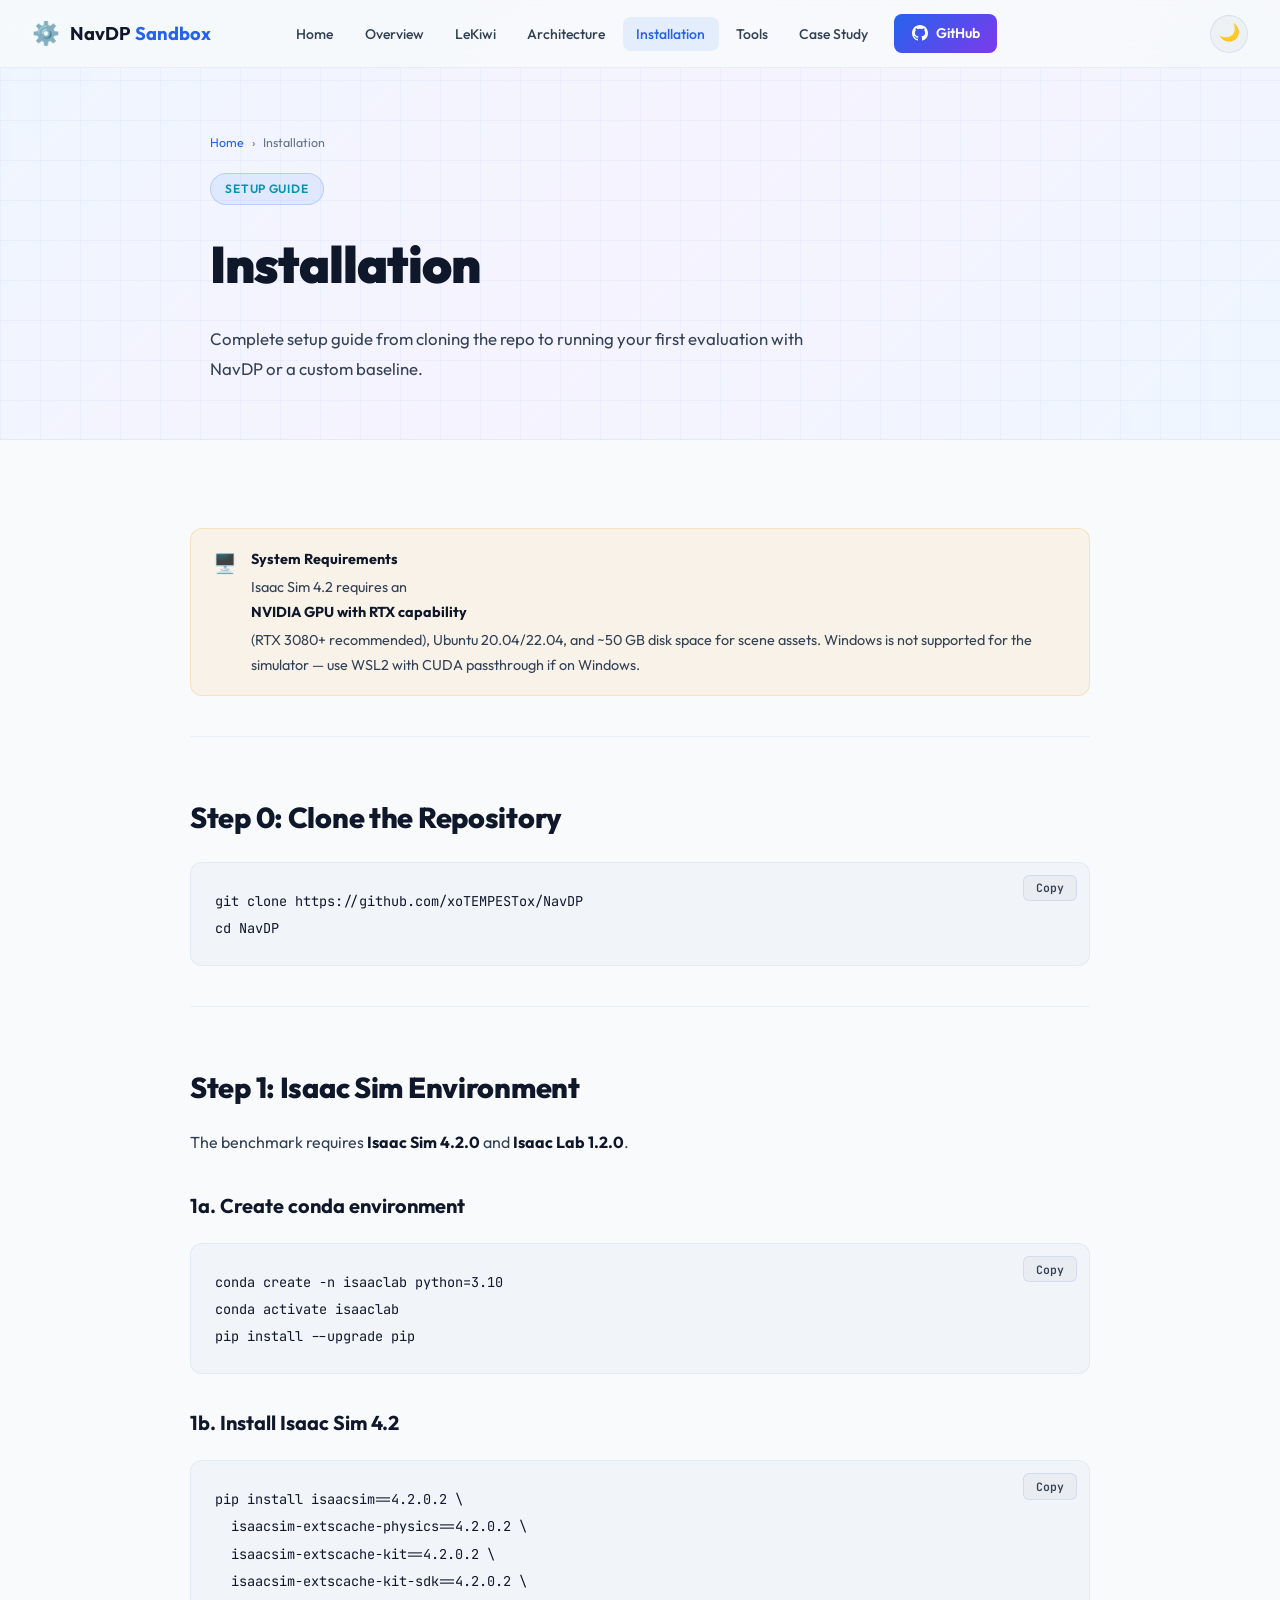
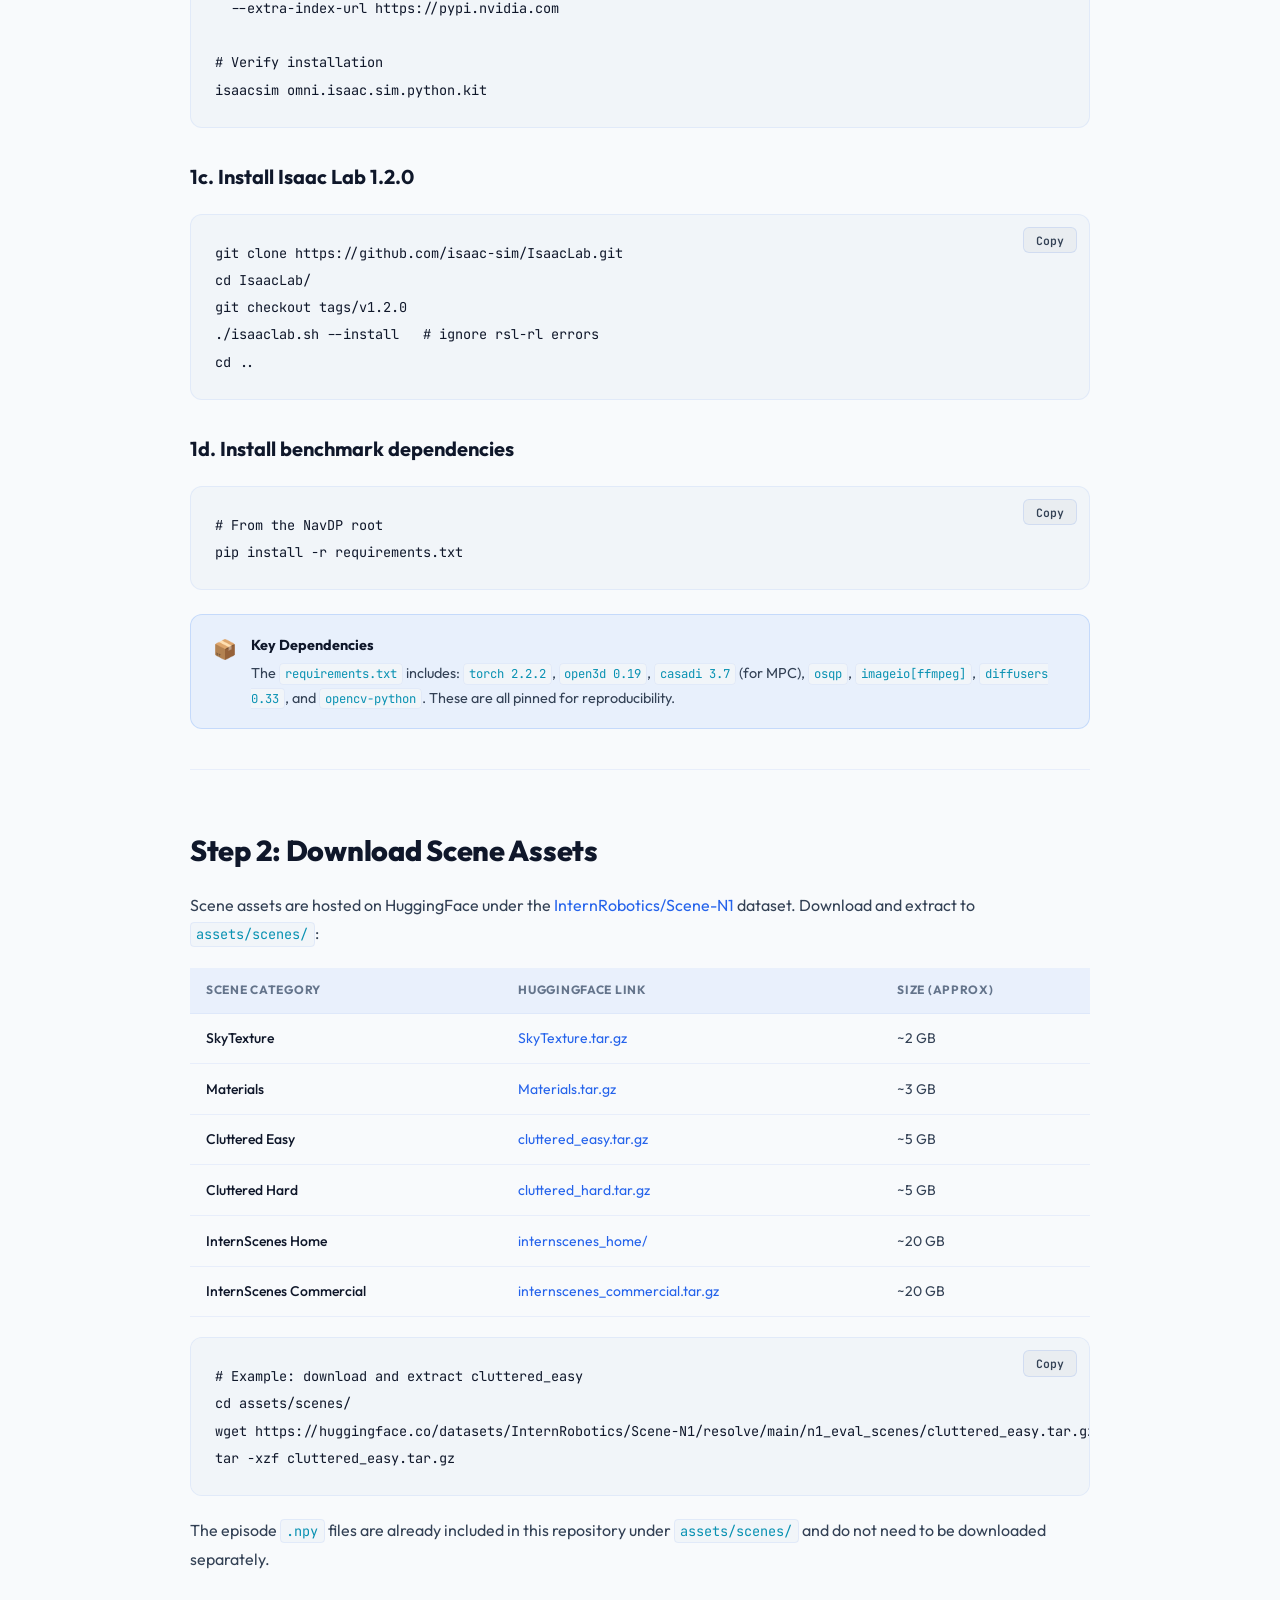
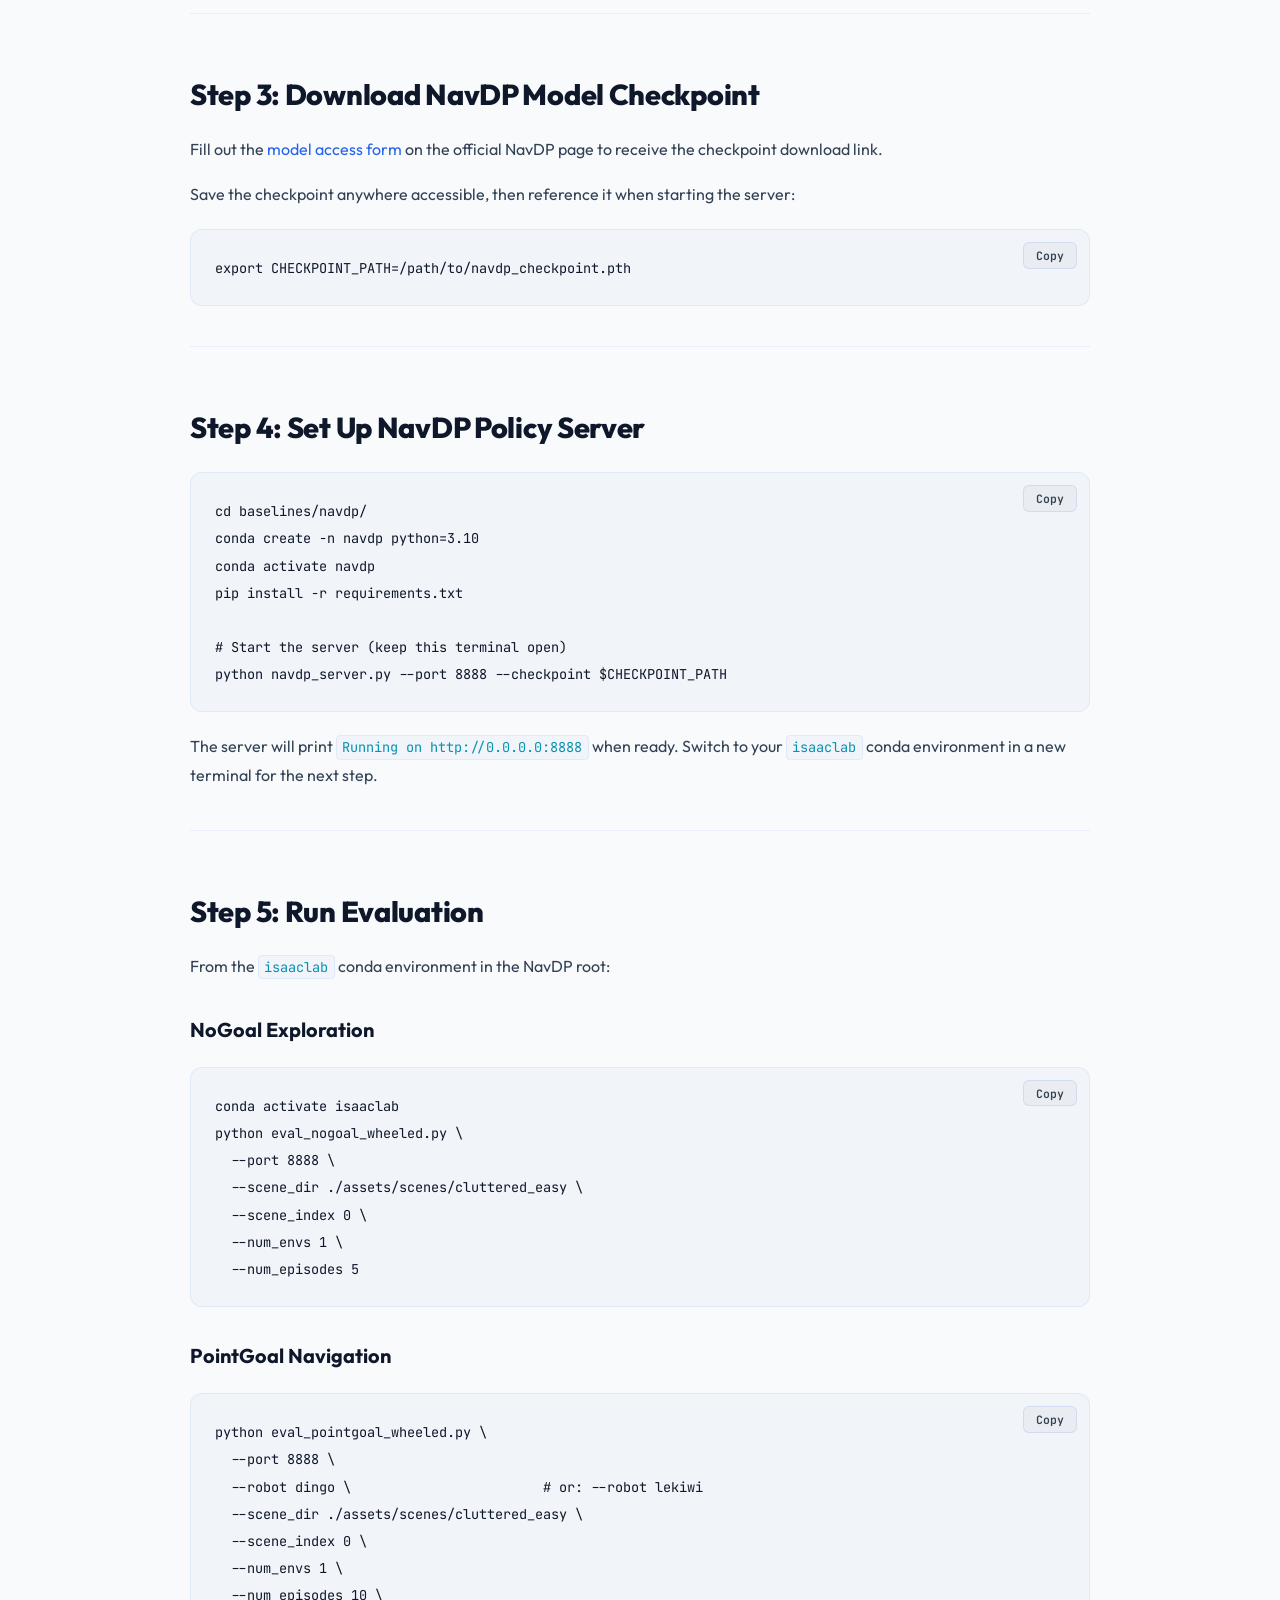
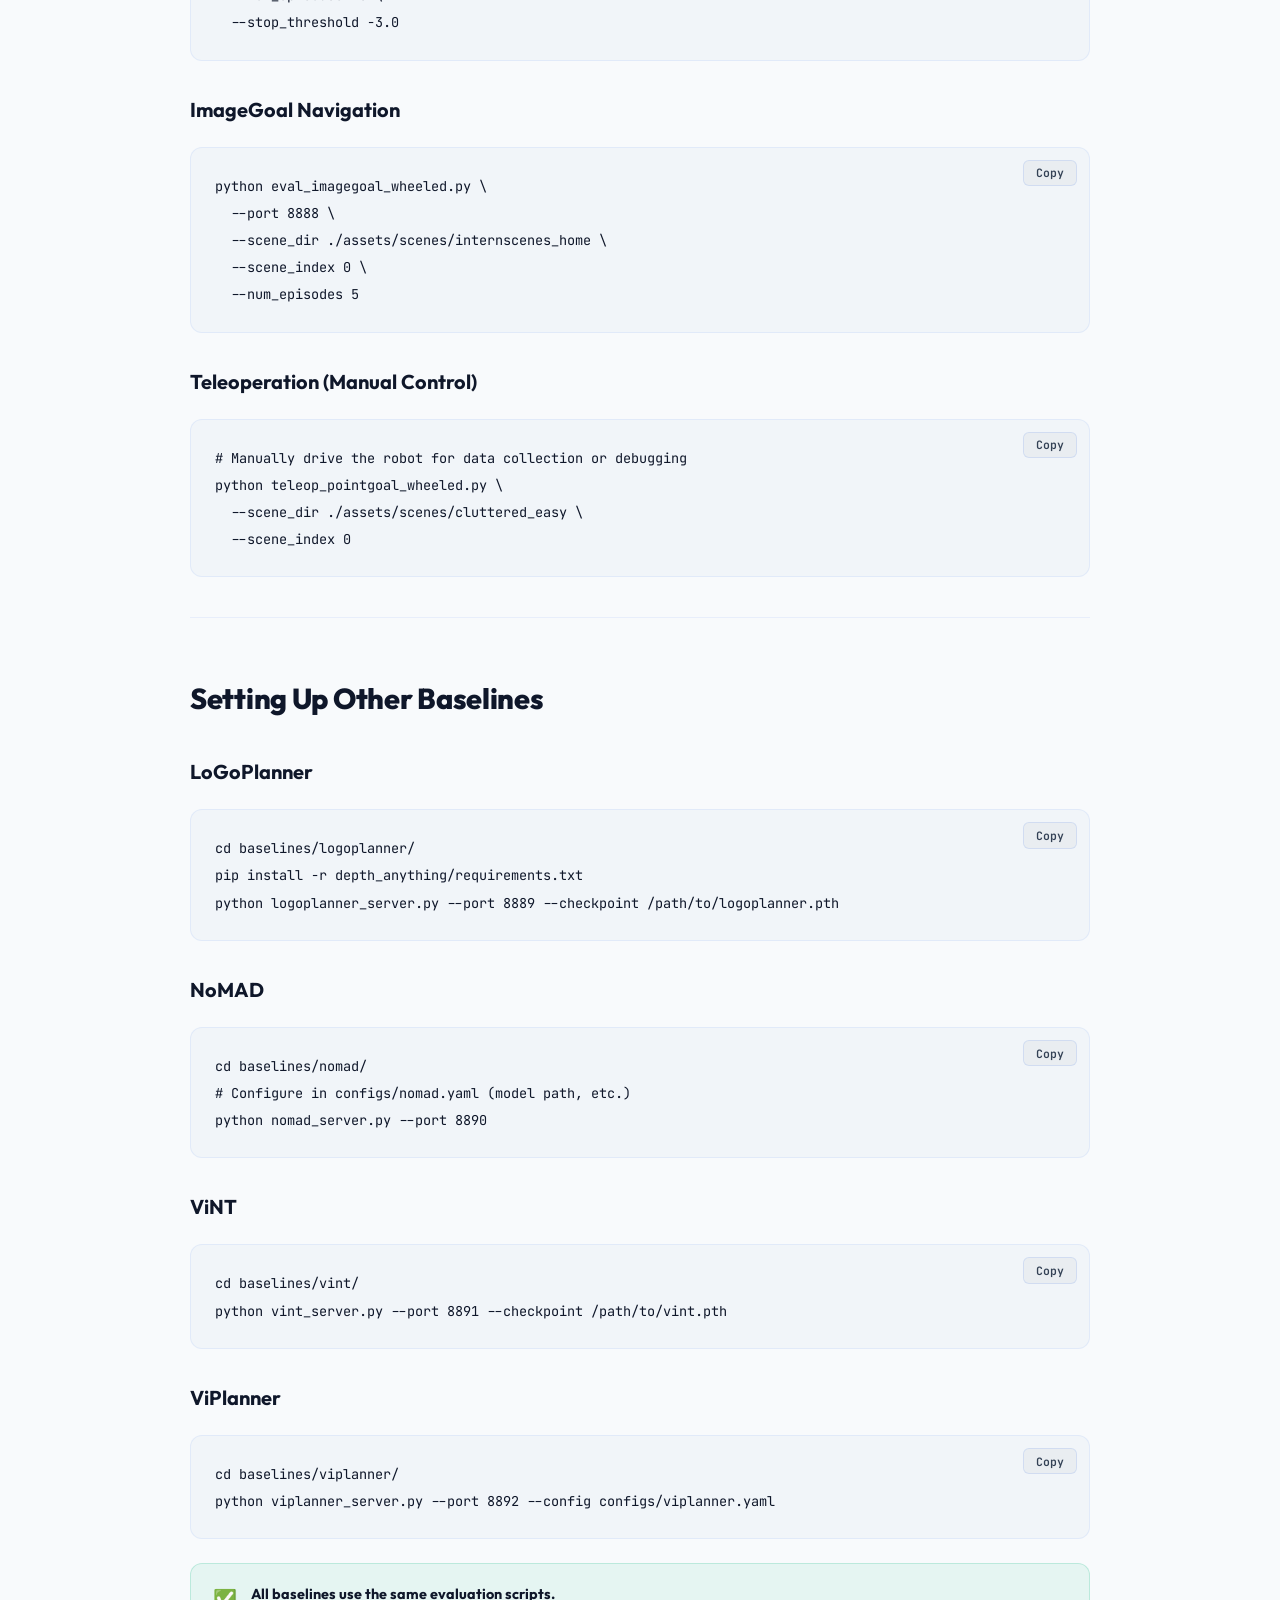
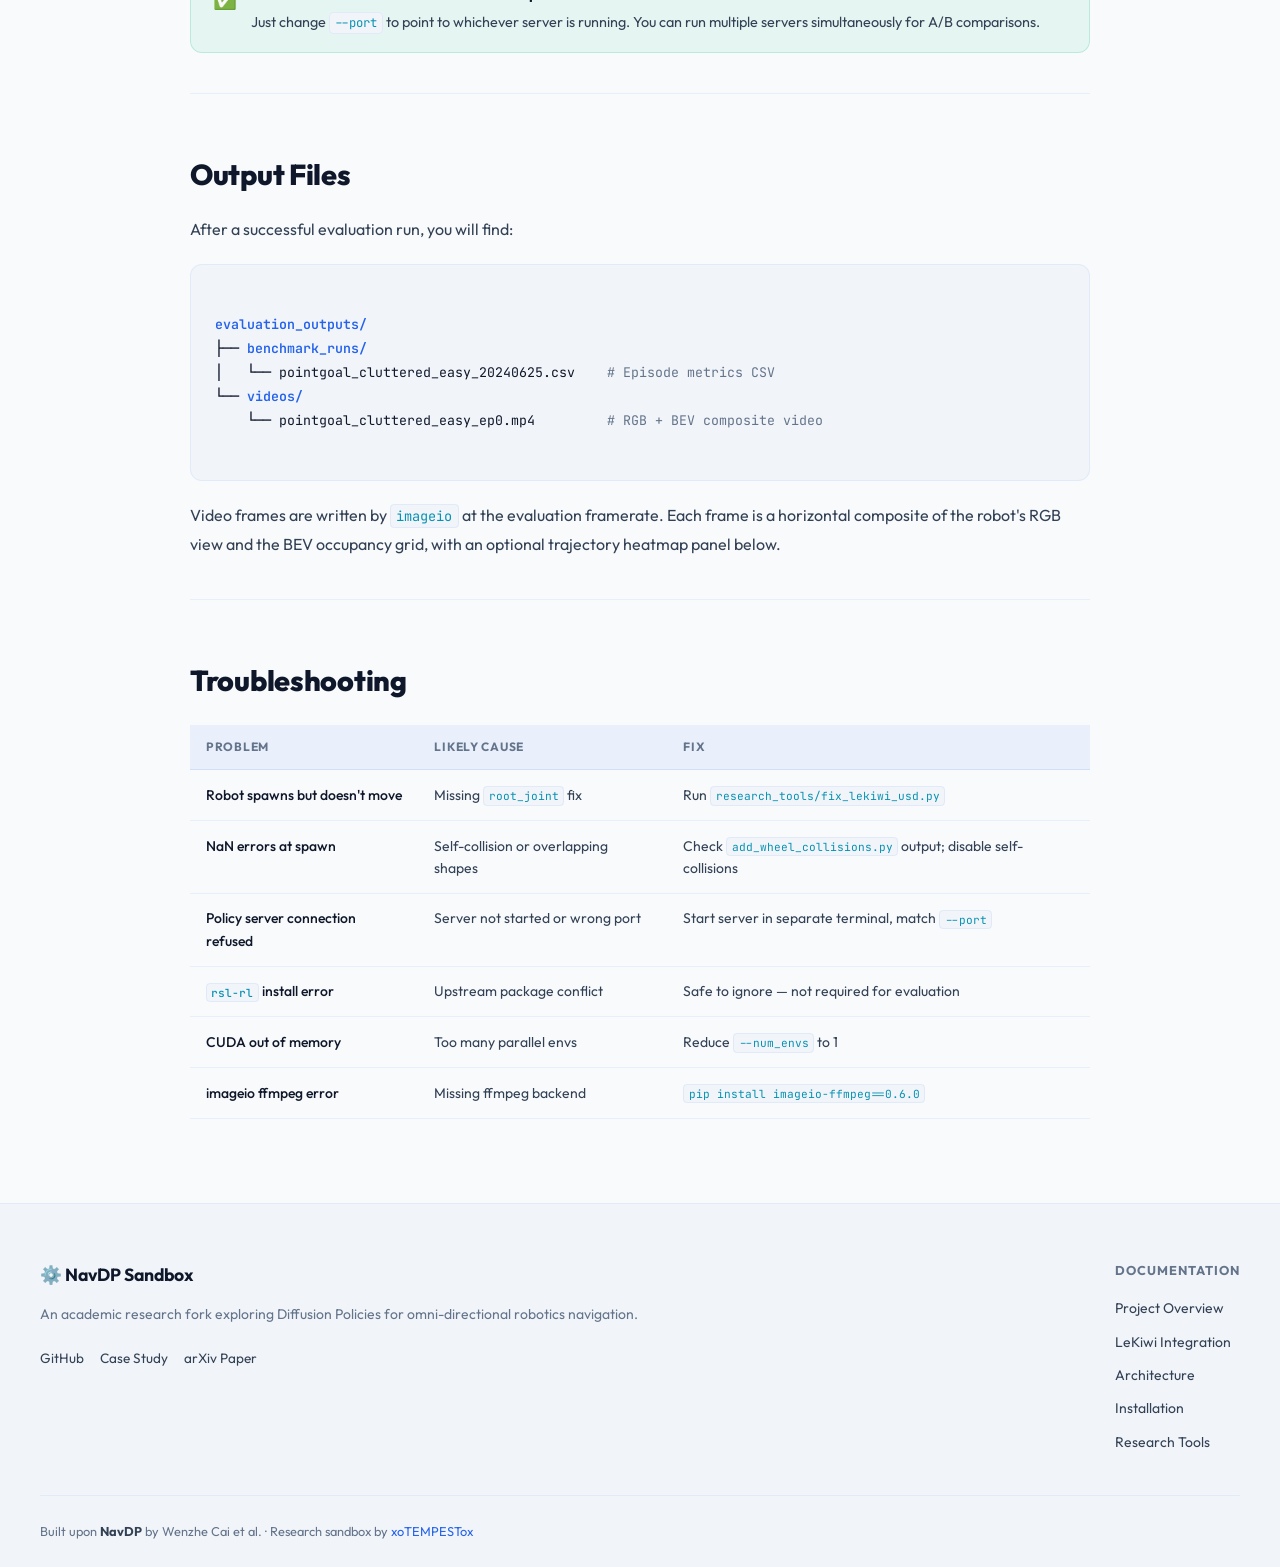
<file: docs/installation.html>
<!DOCTYPE html>
<html lang="en">
<head>
  <meta charset="UTF-8" />
  <meta name="viewport" content="width=device-width, initial-scale=1.0" />
  <title>Installation Guide — NavDP Research Sandbox</title>
  <meta name="description" content="Step-by-step installation guide for the NavDP Research Sandbox. Covers IsaacSim 4.2, IsaacLab 1.2, conda environment setup, scene assets download, and running all baselines." />
  <link rel="preconnect" href="https://fonts.googleapis.com" />
  <link rel="preconnect" href="https://fonts.gstatic.com" crossorigin />
  <link href="https://fonts.googleapis.com/css2?family=Inter:wght@300;400;500;600;700;800;900&family=JetBrains+Mono:wght@400;500;600&family=Outfit:wght@300;400;500;600;700;800&display=swap" rel="stylesheet" />
  <link rel="stylesheet" href="style.css?v=1.2" />
  <script>
    (function() {
      const savedTheme = localStorage.getItem('theme');
      if (savedTheme !== 'dark') {
        document.documentElement.setAttribute('data-theme', 'light');
      }
    })();
  </script>
</head>
<body>

  <nav class="navbar" id="navbar">
    <div class="nav-container">
      <a href="index.html" class="nav-logo"><span class="logo-icon">⚙️</span><span class="logo-text">NavDP <span class="logo-accent">Sandbox</span></span></a>
      <ul class="nav-links">
        <li><a href="index.html" class="nav-link">Home</a></li>
        <li><a href="overview.html" class="nav-link">Overview</a></li>
        <li><a href="lekiwi.html" class="nav-link">LeKiwi</a></li>
        <li><a href="architecture.html" class="nav-link">Architecture</a></li>
        <li><a href="installation.html" class="nav-link active">Installation</a></li>
        <li><a href="research_tools.html" class="nav-link">Tools</a></li>
        <li><a href="https://priyanshusah.com/projects/navdp-robotics" target="_blank" class="nav-link">Case Study</a></li>
        <li><a href="https://github.com/xoTEMPESTox/NavDP" target="_blank" class="nav-cta"><svg width="16" height="16" fill="currentColor" viewBox="0 0 16 16"><path d="M8 0C3.58 0 0 3.58 0 8c0 3.54 2.29 6.53 5.47 7.59.4.07.55-.17.55-.38 0-.19-.01-.82-.01-1.49-2.01.37-2.53-.49-2.69-.94-.09-.23-.48-.94-.82-1.13-.28-.15-.68-.52-.01-.53.63-.01 1.08.58 1.23.82.72 1.21 1.87.87 2.33.66.07-.52.28-.87.51-1.07-1.78-.2-3.64-.89-3.64-3.95 0-.87.31-1.59.82-2.15-.08-.2-.36-1.02.08-2.12 0 0 .67-.21 2.2.82.64-.18 1.32-.27 2-.27.68 0 1.36.09 2 .27 1.53-1.04 2.2-.82 2.2-.82.44 1.1.16 1.92.08 2.12.51.56.82 1.27.82 2.15 0 3.07-1.87 3.75-3.65 3.95.29.25.54.73.54 1.48 0 1.07-.01 1.93-.01 2.2 0 .21.15.46.55.38A8.012 8.012 0 0 0 16 8c0-4.42-3.58-8-8-8z"/></svg>GitHub</a></li>
      </ul>
      <div class="nav-actions">
        <button id="themeToggle" class="theme-toggle-btn" aria-label="Toggle light/dark theme"><span class="theme-toggle-icon">🌙</span></button>
        <button class="nav-toggle" id="navToggle" aria-label="Toggle navigation"><span></span><span></span><span></span></button>
      </div>
    </div>
  </nav>

  <div class="page-hero">
    <div class="page-hero-content">
      <div class="page-breadcrumb"><a href="index.html">Home</a> <span>›</span> Installation</div>
      <div class="section-badge" style="margin-bottom:1rem">Setup Guide</div>
      <h1>Installation</h1>
      <p>Complete setup guide from cloning the repo to running your first evaluation with NavDP or a custom baseline.</p>
    </div>
  </div>

  <section class="content-section">
    <div class="content-container">

      <div class="callout callout-warn">
        <span class="callout-icon">🖥️</span>
        <div class="callout-content">
          <strong>System Requirements</strong>
          Isaac Sim 4.2 requires an <strong>NVIDIA GPU with RTX capability</strong> (RTX 3080+ recommended), Ubuntu 20.04/22.04, and ~50 GB disk space for scene assets. Windows is not supported for the simulator — use WSL2 with CUDA passthrough if on Windows.
        </div>
      </div>

      <div class="divider"></div>

      <h2>Step 0: Clone the Repository</h2>
      <pre><code>git clone https://github.com/xoTEMPESTox/NavDP
cd NavDP</code></pre>

      <div class="divider"></div>

      <h2>Step 1: Isaac Sim Environment</h2>
      <p>The benchmark requires <strong>Isaac Sim 4.2.0</strong> and <strong>Isaac Lab 1.2.0</strong>.</p>

      <h3>1a. Create conda environment</h3>
      <pre><code>conda create -n isaaclab python=3.10
conda activate isaaclab
pip install --upgrade pip</code></pre>

      <h3>1b. Install Isaac Sim 4.2</h3>
      <pre><code>pip install isaacsim==4.2.0.2 \
  isaacsim-extscache-physics==4.2.0.2 \
  isaacsim-extscache-kit==4.2.0.2 \
  isaacsim-extscache-kit-sdk==4.2.0.2 \
  --extra-index-url https://pypi.nvidia.com

# Verify installation
isaacsim omni.isaac.sim.python.kit</code></pre>

      <h3>1c. Install Isaac Lab 1.2.0</h3>
      <pre><code>git clone https://github.com/isaac-sim/IsaacLab.git
cd IsaacLab/
git checkout tags/v1.2.0
./isaaclab.sh --install   # ignore rsl-rl errors
cd ..</code></pre>

      <h3>1d. Install benchmark dependencies</h3>
      <pre><code># From the NavDP root
pip install -r requirements.txt</code></pre>

      <div class="callout callout-info">
        <span class="callout-icon">📦</span>
        <div class="callout-content">
          <strong>Key Dependencies</strong>
          The <code>requirements.txt</code> includes: <code>torch 2.2.2</code>, <code>open3d 0.19</code>, <code>casadi 3.7</code> (for MPC), <code>osqp</code>, <code>imageio[ffmpeg]</code>, <code>diffusers 0.33</code>, and <code>opencv-python</code>. These are all pinned for reproducibility.
        </div>
      </div>

      <div class="divider"></div>

      <h2>Step 2: Download Scene Assets</h2>
      <p>
        Scene assets are hosted on HuggingFace under the 
        <a href="https://huggingface.co/datasets/InternRobotics/Scene-N1" target="_blank">InternRobotics/Scene-N1</a> dataset. 
        Download and extract to <code>assets/scenes/</code>:
      </p>

      <table class="doc-table">
        <thead>
          <tr><th>Scene Category</th><th>HuggingFace Link</th><th>Size (approx)</th></tr>
        </thead>
        <tbody>
          <tr><td>SkyTexture</td><td><a href="https://huggingface.co/datasets/InternRobotics/Scene-N1/blob/main/n1_eval_scenes/SkyTexture.tar.gz" target="_blank">SkyTexture.tar.gz</a></td><td>~2 GB</td></tr>
          <tr><td>Materials</td><td><a href="https://huggingface.co/datasets/InternRobotics/Scene-N1/blob/main/n1_eval_scenes/Materials.tar.gz" target="_blank">Materials.tar.gz</a></td><td>~3 GB</td></tr>
          <tr><td>Cluttered Easy</td><td><a href="https://huggingface.co/datasets/InternRobotics/Scene-N1/blob/main/n1_eval_scenes/cluttered_easy.tar.gz" target="_blank">cluttered_easy.tar.gz</a></td><td>~5 GB</td></tr>
          <tr><td>Cluttered Hard</td><td><a href="https://huggingface.co/datasets/InternRobotics/Scene-N1/blob/main/n1_eval_scenes/cluttered_hard.tar.gz" target="_blank">cluttered_hard.tar.gz</a></td><td>~5 GB</td></tr>
          <tr><td>InternScenes Home</td><td><a href="https://huggingface.co/datasets/InternRobotics/Scene-N1/tree/main/n1_eval_scenes/internscenes_home" target="_blank">internscenes_home/</a></td><td>~20 GB</td></tr>
          <tr><td>InternScenes Commercial</td><td><a href="https://huggingface.co/datasets/InternRobotics/Scene-N1/blob/main/n1_eval_scenes/internscenes_commercial.tar.gz" target="_blank">internscenes_commercial.tar.gz</a></td><td>~20 GB</td></tr>
        </tbody>
      </table>

      <pre><code># Example: download and extract cluttered_easy
cd assets/scenes/
wget https://huggingface.co/datasets/InternRobotics/Scene-N1/resolve/main/n1_eval_scenes/cluttered_easy.tar.gz
tar -xzf cluttered_easy.tar.gz</code></pre>

      <p>The episode <code>.npy</code> files are already included in this repository under <code>assets/scenes/</code> and do not need to be downloaded separately.</p>

      <div class="divider"></div>

      <h2>Step 3: Download NavDP Model Checkpoint</h2>
      <p>
        Fill out the <a href="https://docs.google.com/forms/d/e/1FAIpQLSdl3RvajO5AohwWZL5C0yM-gkSqrNaLGp1OzN9oF24oNLfikw/viewform?usp=dialog" target="_blank">model access form</a> 
        on the official NavDP page to receive the checkpoint download link.
      </p>
      <p>Save the checkpoint anywhere accessible, then reference it when starting the server:</p>
      <pre><code>export CHECKPOINT_PATH=/path/to/navdp_checkpoint.pth</code></pre>

      <div class="divider"></div>

      <h2>Step 4: Set Up NavDP Policy Server</h2>
      <pre><code>cd baselines/navdp/
conda create -n navdp python=3.10
conda activate navdp
pip install -r requirements.txt

# Start the server (keep this terminal open)
python navdp_server.py --port 8888 --checkpoint $CHECKPOINT_PATH</code></pre>

      <p>The server will print <code>Running on http://0.0.0.0:8888</code> when ready. Switch to your <code>isaaclab</code> conda environment in a new terminal for the next step.</p>

      <div class="divider"></div>

      <h2>Step 5: Run Evaluation</h2>
      <p>From the <code>isaaclab</code> conda environment in the NavDP root:</p>

      <h3>NoGoal Exploration</h3>
      <pre><code>conda activate isaaclab
python eval_nogoal_wheeled.py \
  --port 8888 \
  --scene_dir ./assets/scenes/cluttered_easy \
  --scene_index 0 \
  --num_envs 1 \
  --num_episodes 5</code></pre>

      <h3>PointGoal Navigation</h3>
      <pre><code>python eval_pointgoal_wheeled.py \
  --port 8888 \
  --robot dingo \                        # or: --robot lekiwi
  --scene_dir ./assets/scenes/cluttered_easy \
  --scene_index 0 \
  --num_envs 1 \
  --num_episodes 10 \
  --stop_threshold -3.0</code></pre>

      <h3>ImageGoal Navigation</h3>
      <pre><code>python eval_imagegoal_wheeled.py \
  --port 8888 \
  --scene_dir ./assets/scenes/internscenes_home \
  --scene_index 0 \
  --num_episodes 5</code></pre>

      <h3>Teleoperation (Manual Control)</h3>
      <pre><code># Manually drive the robot for data collection or debugging
python teleop_pointgoal_wheeled.py \
  --scene_dir ./assets/scenes/cluttered_easy \
  --scene_index 0</code></pre>

      <div class="divider"></div>

      <h2>Setting Up Other Baselines</h2>

      <h3>LoGoPlanner</h3>
      <pre><code>cd baselines/logoplanner/
pip install -r depth_anything/requirements.txt
python logoplanner_server.py --port 8889 --checkpoint /path/to/logoplanner.pth</code></pre>

      <h3>NoMAD</h3>
      <pre><code>cd baselines/nomad/
# Configure in configs/nomad.yaml (model path, etc.)
python nomad_server.py --port 8890</code></pre>

      <h3>ViNT</h3>
      <pre><code>cd baselines/vint/
python vint_server.py --port 8891 --checkpoint /path/to/vint.pth</code></pre>

      <h3>ViPlanner</h3>
      <pre><code>cd baselines/viplanner/
python viplanner_server.py --port 8892 --config configs/viplanner.yaml</code></pre>

      <div class="callout callout-success">
        <span class="callout-icon">✅</span>
        <div class="callout-content">
          <strong>All baselines use the same evaluation scripts.</strong> Just change <code>--port</code> to point to whichever server is running. You can run multiple servers simultaneously for A/B comparisons.
        </div>
      </div>

      <div class="divider"></div>

      <h2>Output Files</h2>
      <p>After a successful evaluation run, you will find:</p>
      <div class="file-tree">
<span class="dir">evaluation_outputs/</span>
├── <span class="dir">benchmark_runs/</span>
│   └── pointgoal_cluttered_easy_20240625.csv    <span class="comment"># Episode metrics CSV</span>
└── <span class="dir">videos/</span>
    └── pointgoal_cluttered_easy_ep0.mp4         <span class="comment"># RGB + BEV composite video</span>
      </div>

      <p>Video frames are written by <code>imageio</code> at the evaluation framerate. Each frame is a horizontal composite of the robot's RGB view and the BEV occupancy grid, with an optional trajectory heatmap panel below.</p>

      <div class="divider"></div>

      <h2>Troubleshooting</h2>
      <table class="doc-table">
        <thead>
          <tr><th>Problem</th><th>Likely Cause</th><th>Fix</th></tr>
        </thead>
        <tbody>
          <tr><td>Robot spawns but doesn't move</td><td>Missing <code>root_joint</code> fix</td><td>Run <code>research_tools/fix_lekiwi_usd.py</code></td></tr>
          <tr><td>NaN errors at spawn</td><td>Self-collision or overlapping shapes</td><td>Check <code>add_wheel_collisions.py</code> output; disable self-collisions</td></tr>
          <tr><td>Policy server connection refused</td><td>Server not started or wrong port</td><td>Start server in separate terminal, match <code>--port</code></td></tr>
          <tr><td><code>rsl-rl</code> install error</td><td>Upstream package conflict</td><td>Safe to ignore — not required for evaluation</td></tr>
          <tr><td>CUDA out of memory</td><td>Too many parallel envs</td><td>Reduce <code>--num_envs</code> to 1</td></tr>
          <tr><td>imageio ffmpeg error</td><td>Missing ffmpeg backend</td><td><code>pip install imageio-ffmpeg==0.6.0</code></td></tr>
        </tbody>
      </table>

    </div>
  </section>

  <footer class="footer">
    <div class="footer-container">
      <div class="footer-brand">
        <span class="footer-logo">⚙️ NavDP Sandbox</span>
        <p>An academic research fork exploring Diffusion Policies for omni-directional robotics navigation.</p>
        <div class="footer-links">
          <a href="https://github.com/xoTEMPESTox/NavDP" target="_blank">GitHub</a>
          <a href="https://priyanshusah.com/projects/navdp-robotics" target="_blank">Case Study</a>
          <a href="https://arxiv.org/abs/2505.08712" target="_blank">arXiv Paper</a>
        </div>
      </div>
      <div class="footer-nav">
        <div class="footer-col">
          <h4>Documentation</h4>
          <a href="overview.html">Project Overview</a>
          <a href="lekiwi.html">LeKiwi Integration</a>
          <a href="architecture.html">Architecture</a>
          <a href="installation.html">Installation</a>
          <a href="research_tools.html">Research Tools</a>
        </div>
      </div>
    </div>
    <div class="footer-bottom">
      <p>Built upon <strong>NavDP</strong> by Wenzhe Cai et al. · Research sandbox by <a href="https://github.com/xoTEMPESTox" target="_blank">xoTEMPESTox</a></p>
    </div>
  </footer>

  <script src="main.js"></script>
</body>
</html>
</file>
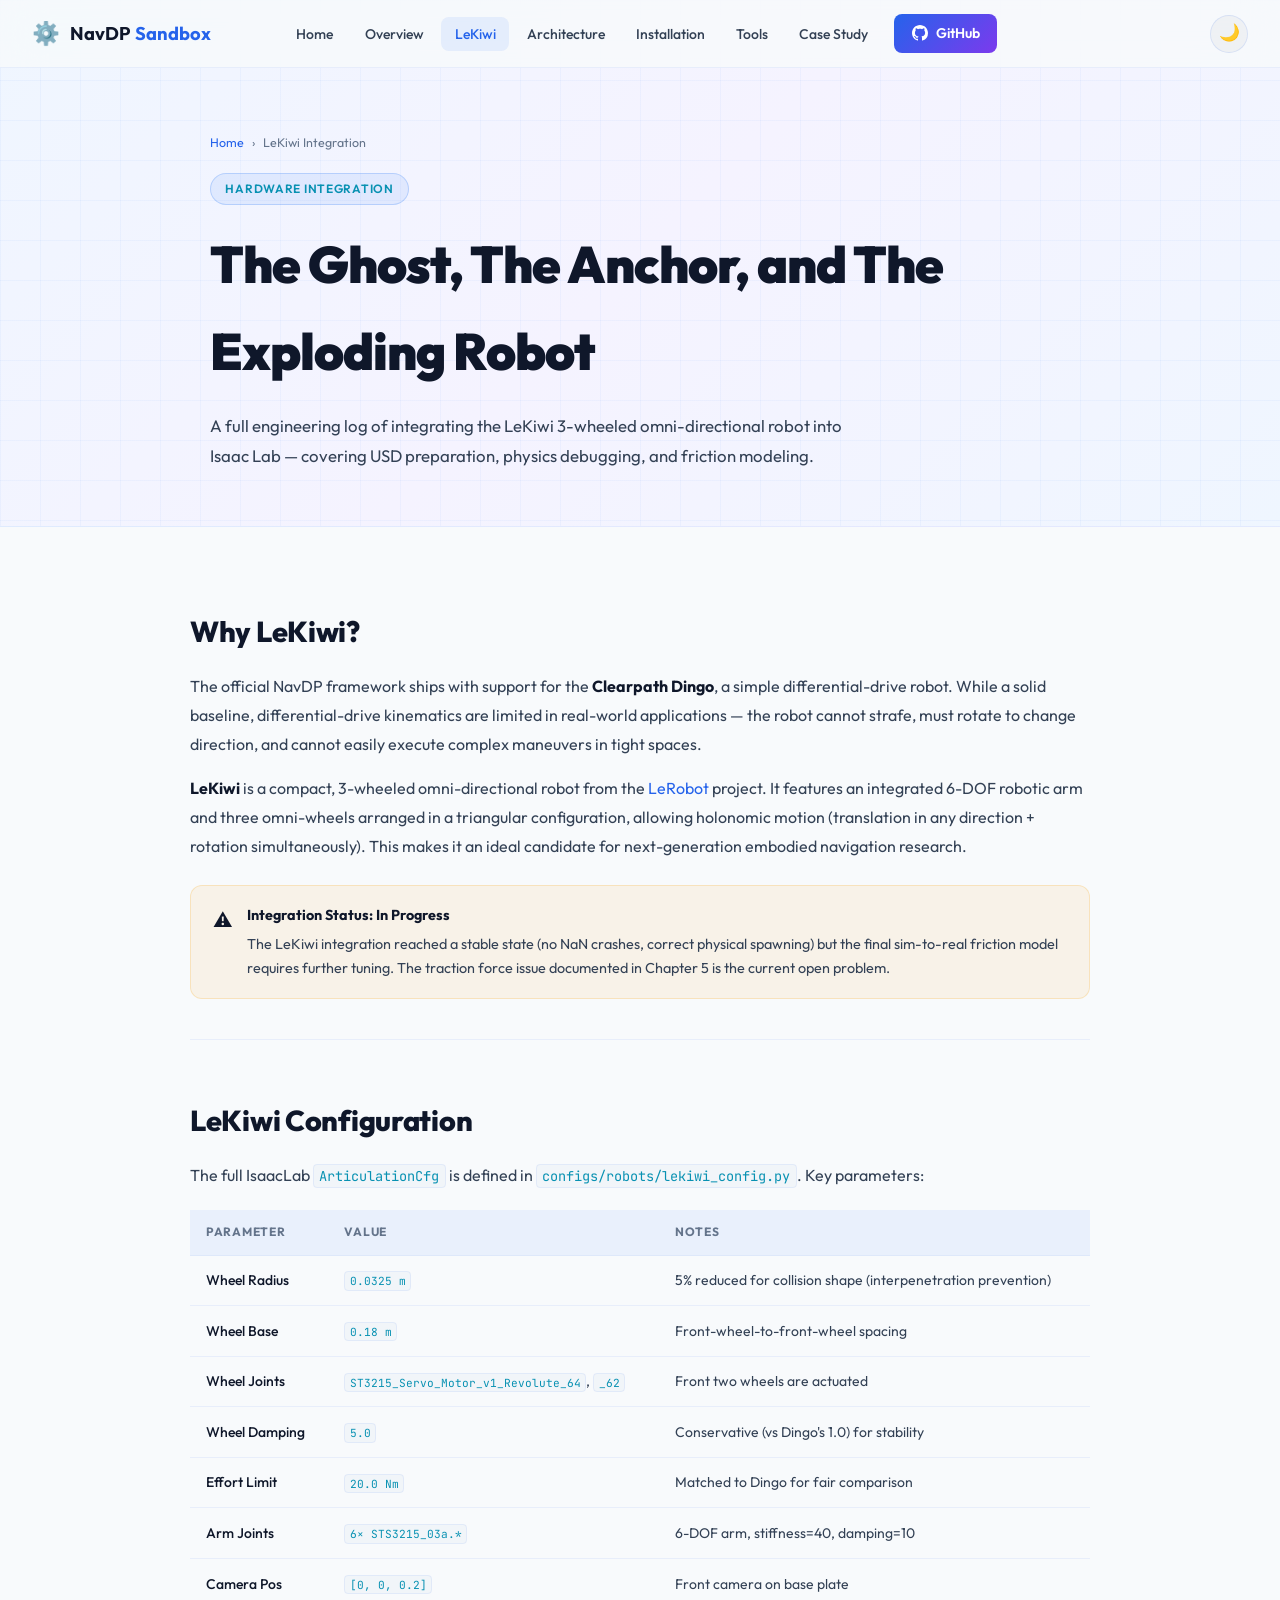
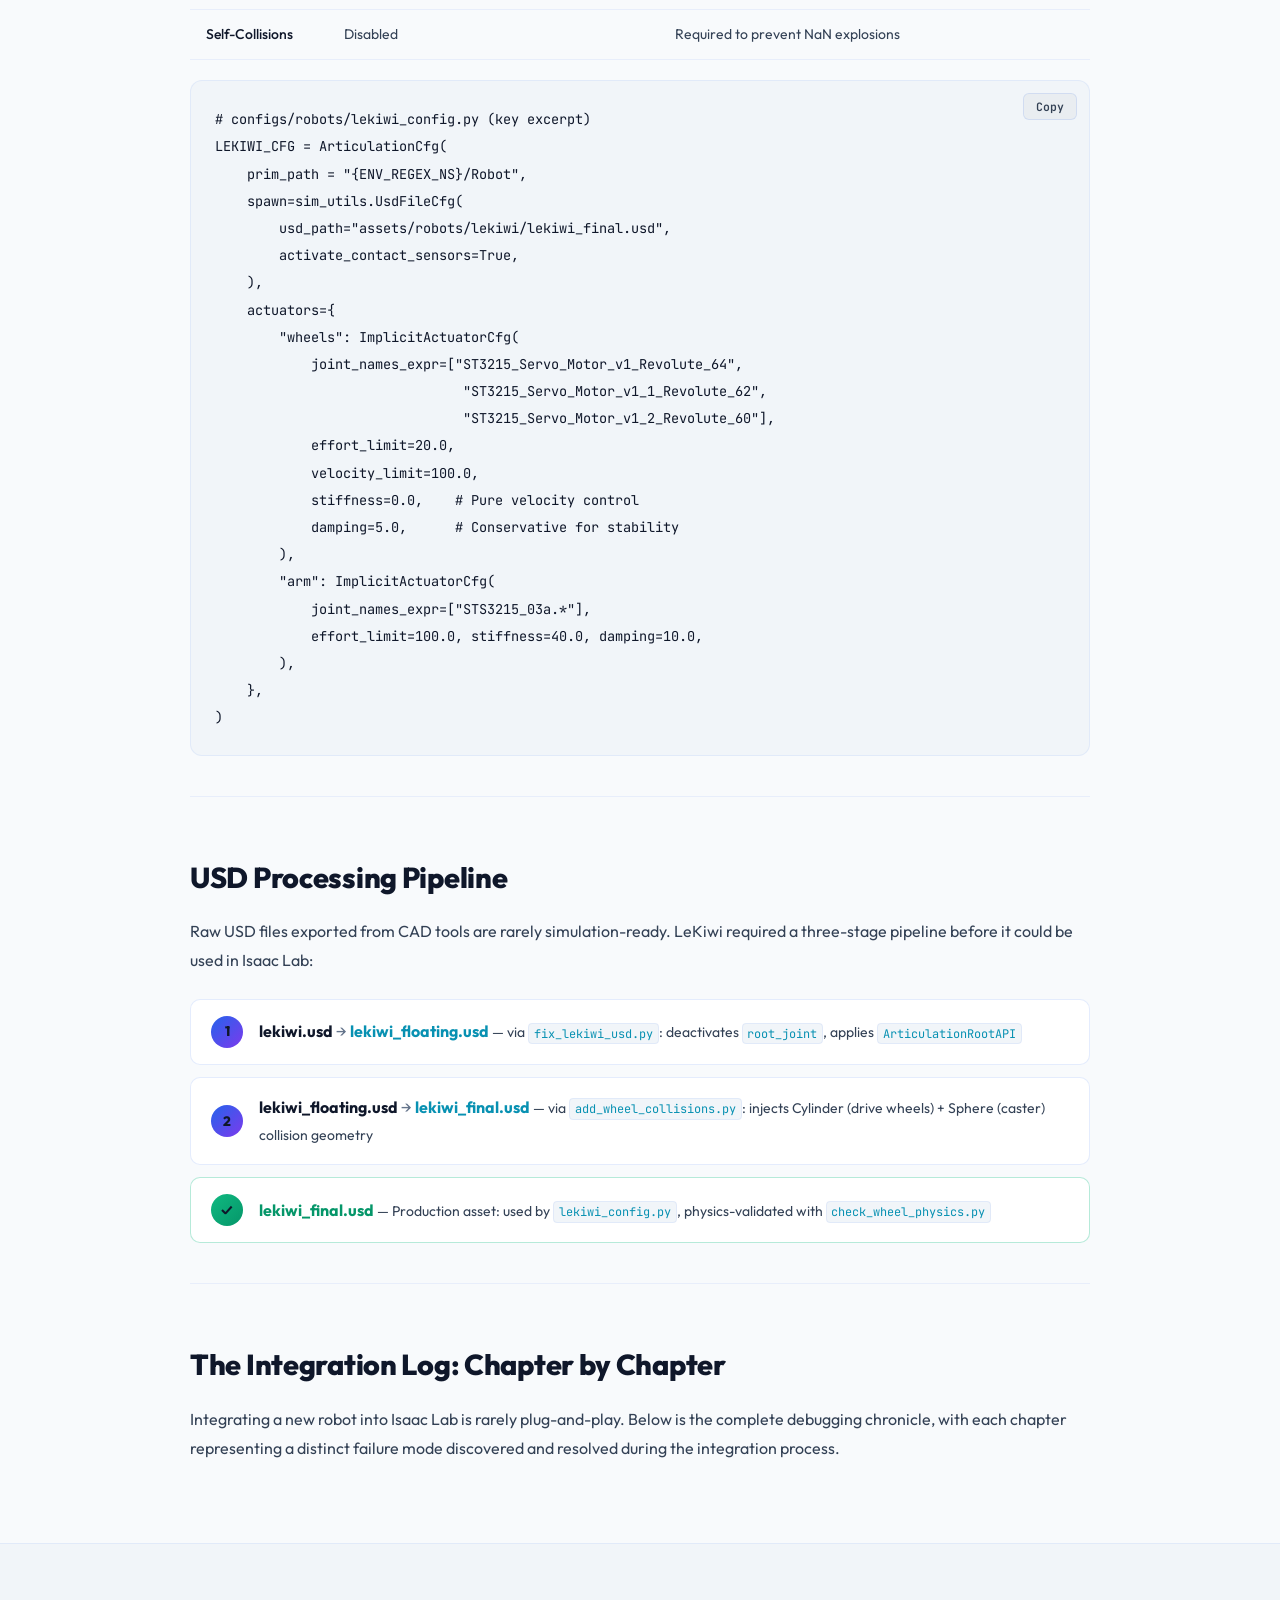
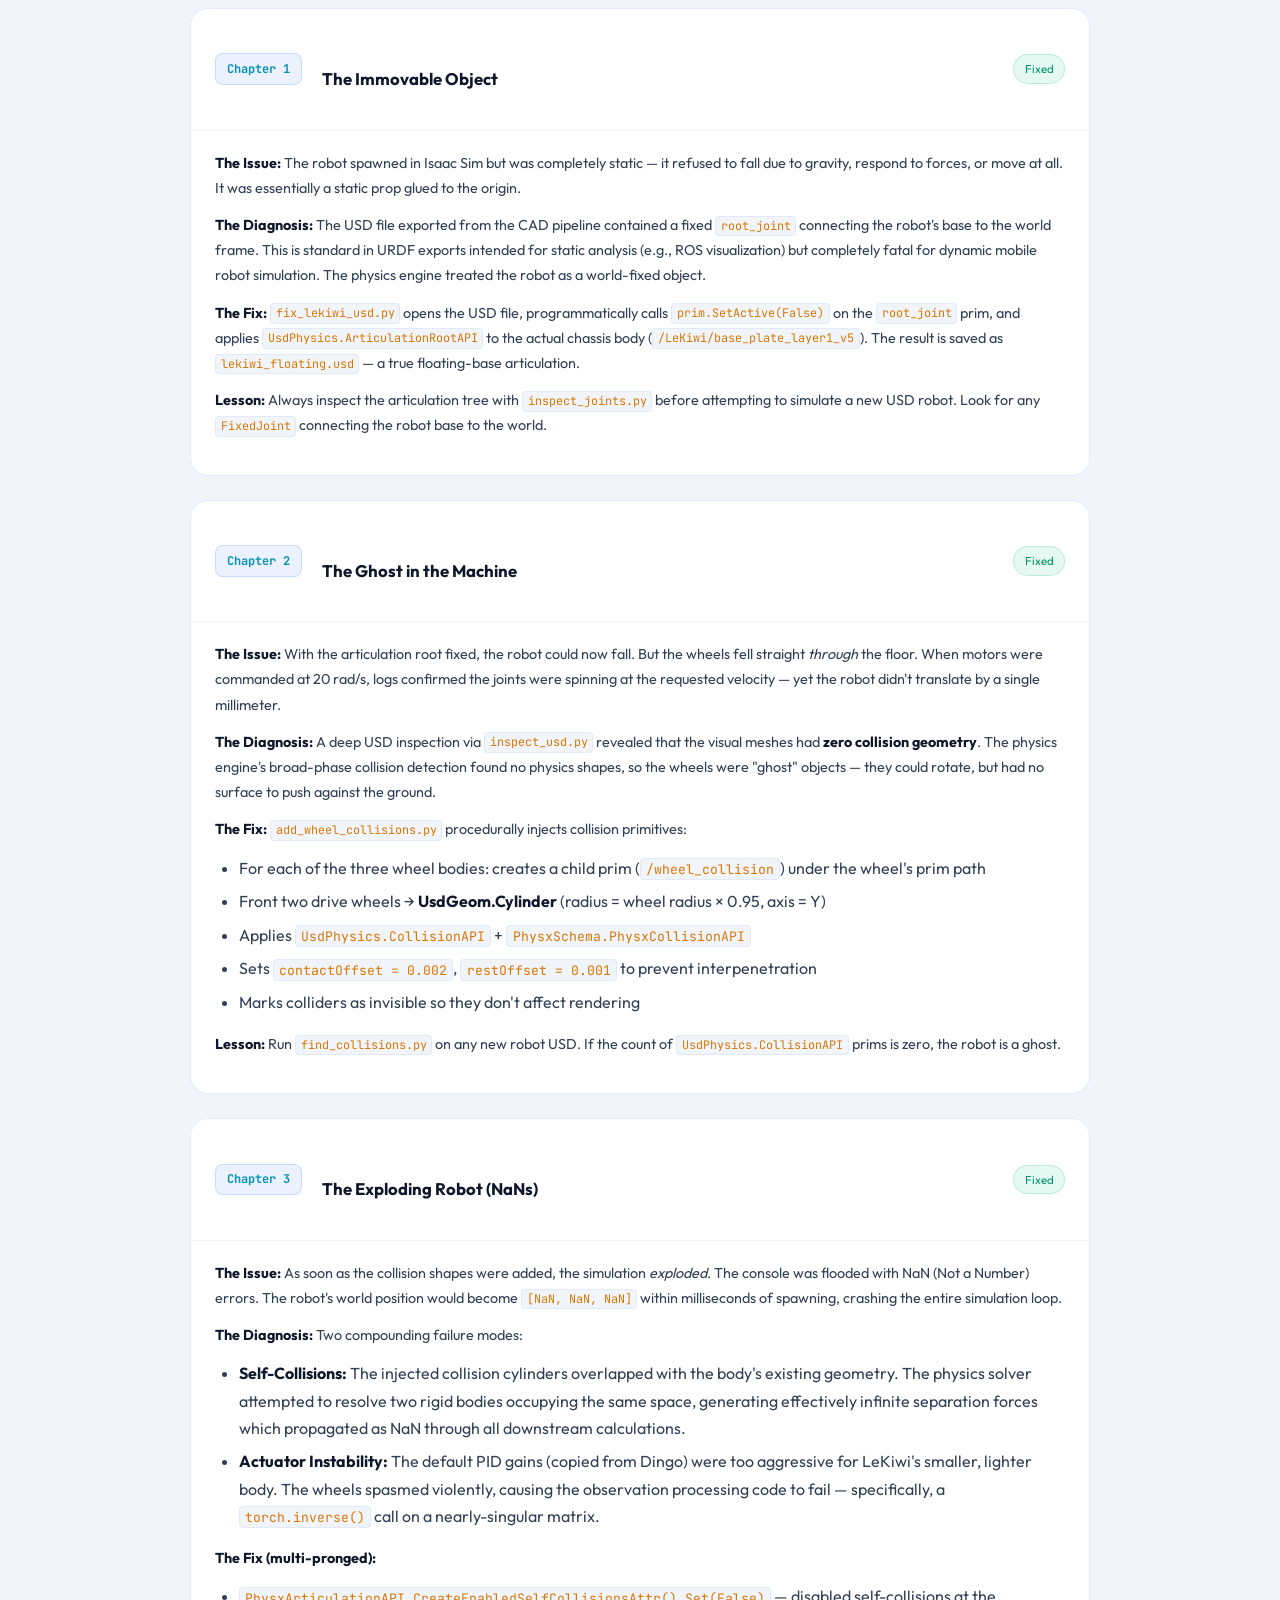
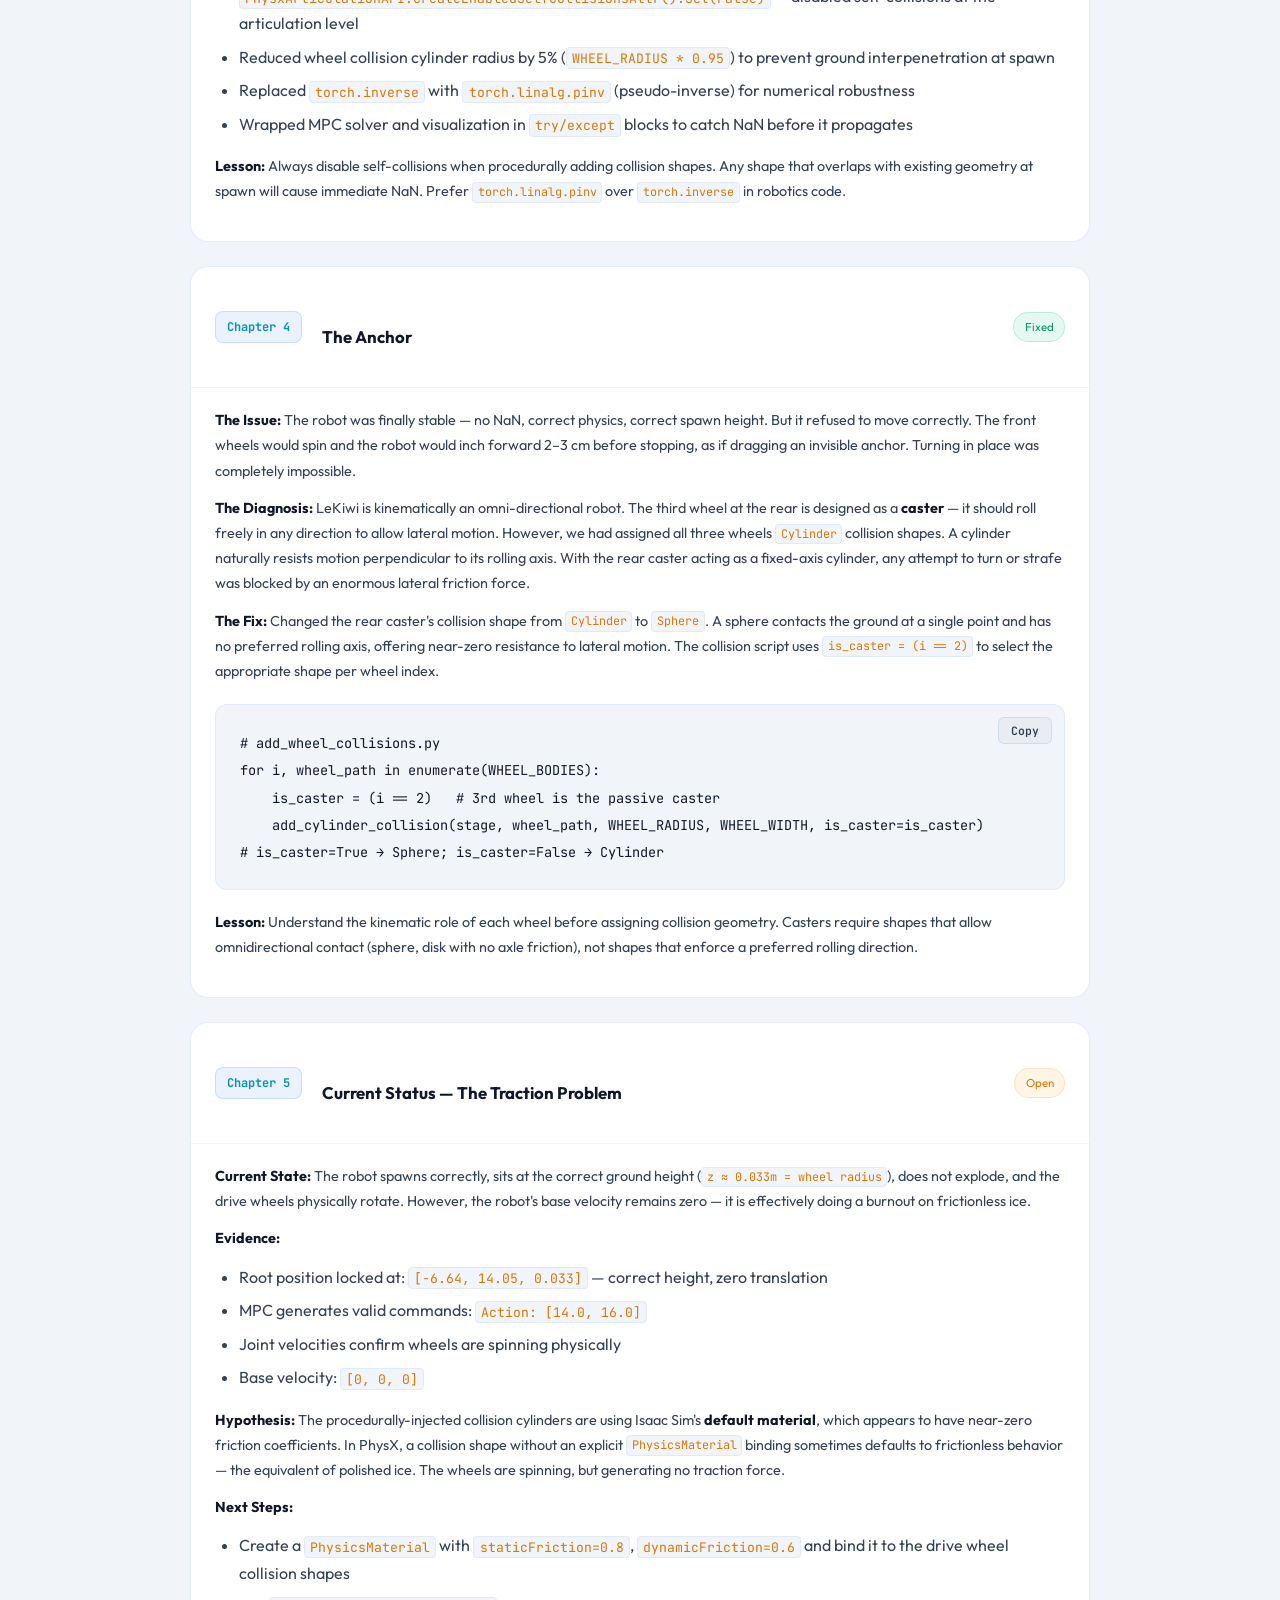
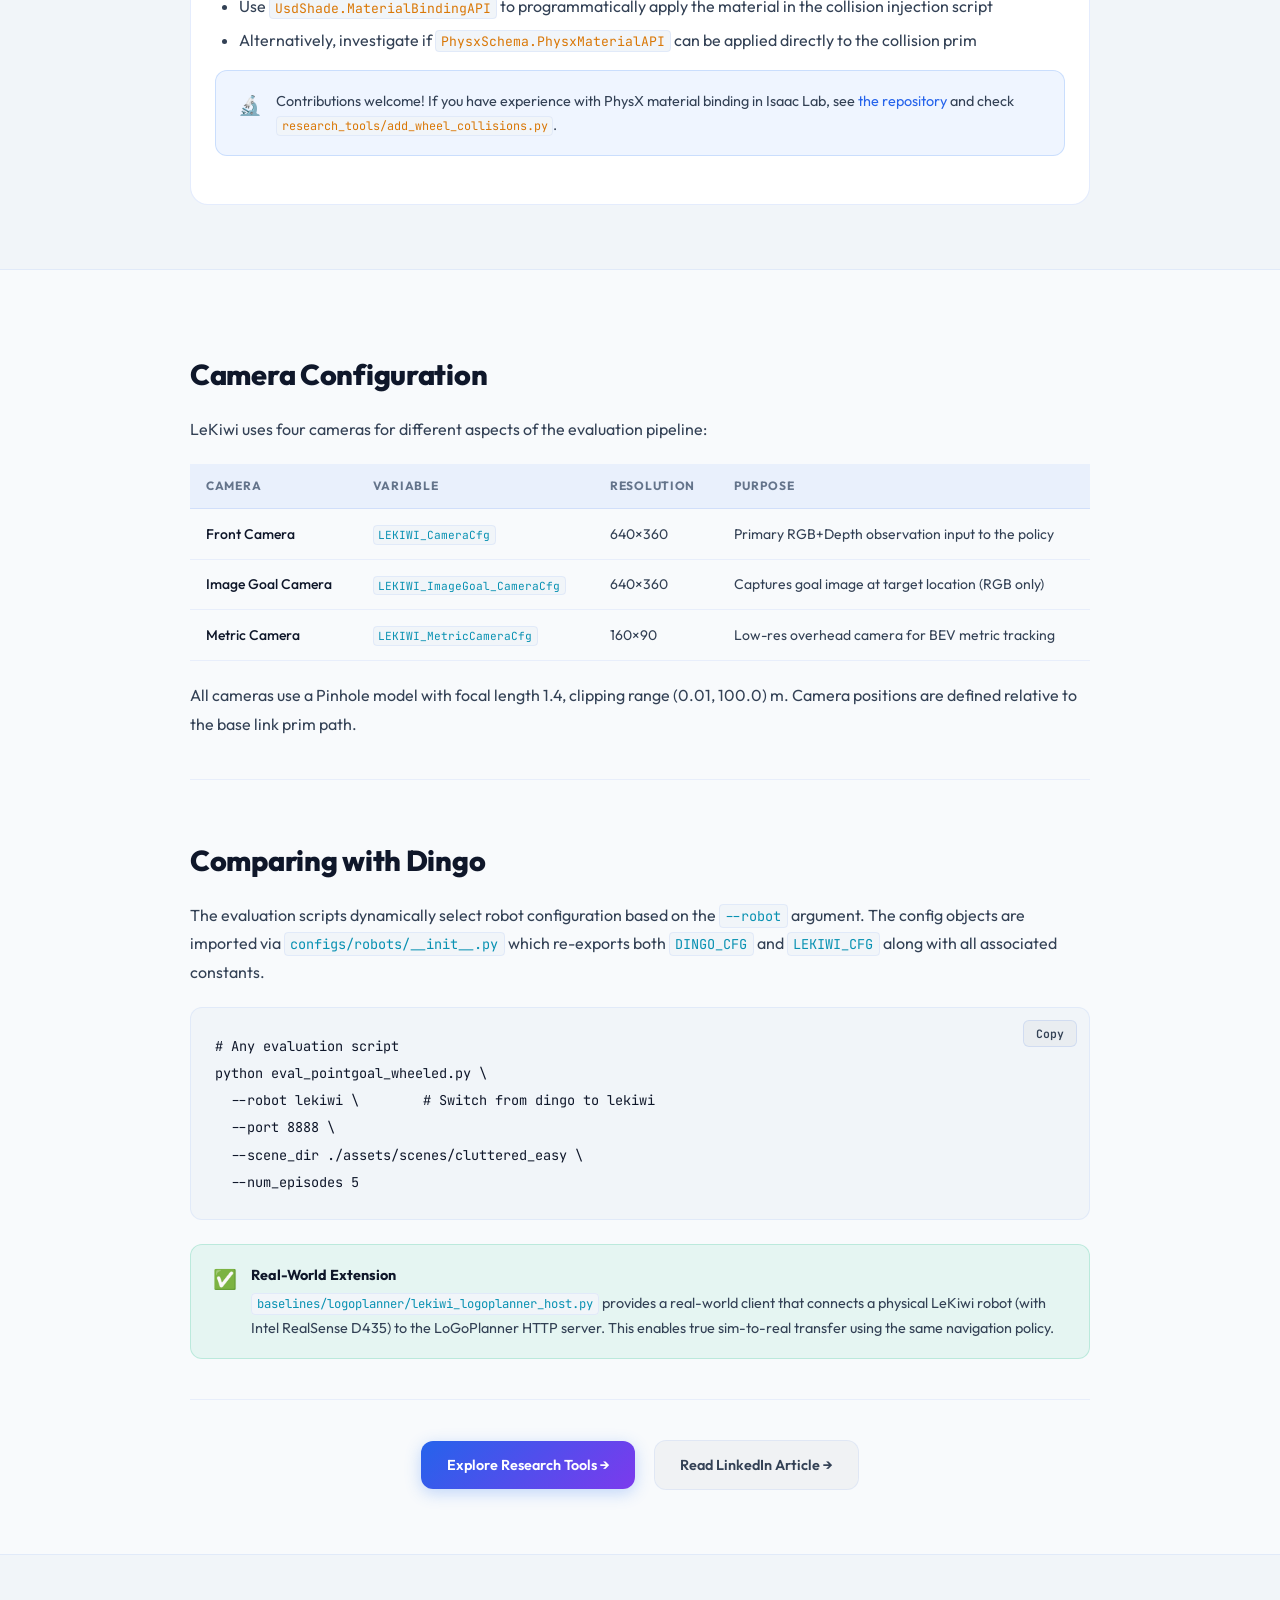
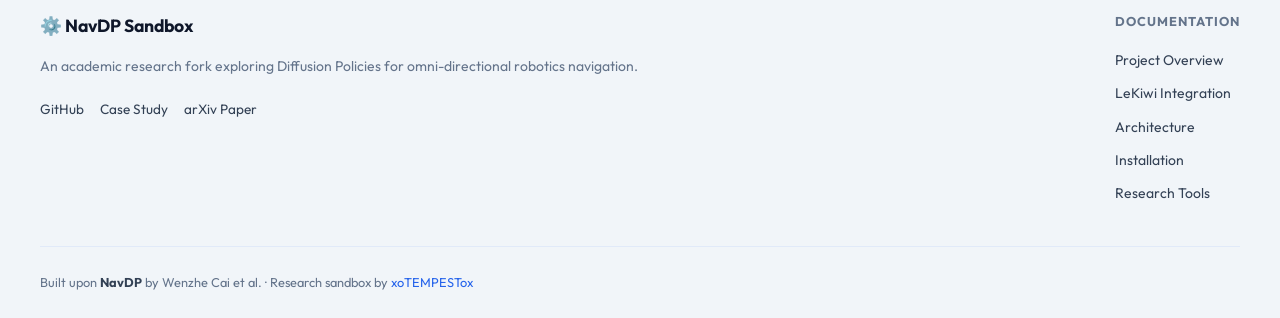
<file: docs/lekiwi.html>
<!DOCTYPE html>
<html lang="en">
<head>
  <meta charset="UTF-8" />
  <meta name="viewport" content="width=device-width, initial-scale=1.0" />
  <title>LeKiwi Integration — NavDP Research Sandbox</title>
  <meta name="description" content="Full engineering log of integrating the LeKiwi 3-wheeled omni-directional robot into Isaac Lab for NavDP evaluation. Covers USD fixing, ghost robot debugging, NaN physics explosions, and friction modeling." />
  <link rel="preconnect" href="https://fonts.googleapis.com" />
  <link rel="preconnect" href="https://fonts.gstatic.com" crossorigin />
  <link href="https://fonts.googleapis.com/css2?family=Inter:wght@300;400;500;600;700;800;900&family=JetBrains+Mono:wght@400;500;600&family=Outfit:wght@300;400;500;600;700;800&display=swap" rel="stylesheet" />
  <link rel="stylesheet" href="style.css?v=1.2" />
  <script>
    (function() {
      const savedTheme = localStorage.getItem('theme');
      if (savedTheme !== 'dark') {
        document.documentElement.setAttribute('data-theme', 'light');
      }
    })();
  </script>
</head>
<body>

  <nav class="navbar" id="navbar">
    <div class="nav-container">
      <a href="index.html" class="nav-logo"><span class="logo-icon">⚙️</span><span class="logo-text">NavDP <span class="logo-accent">Sandbox</span></span></a>
      <ul class="nav-links">
        <li><a href="index.html" class="nav-link">Home</a></li>
        <li><a href="overview.html" class="nav-link">Overview</a></li>
        <li><a href="lekiwi.html" class="nav-link active">LeKiwi</a></li>
        <li><a href="architecture.html" class="nav-link">Architecture</a></li>
        <li><a href="installation.html" class="nav-link">Installation</a></li>
        <li><a href="research_tools.html" class="nav-link">Tools</a></li>
        <li><a href="https://priyanshusah.com/projects/navdp-robotics" target="_blank" class="nav-link">Case Study</a></li>
        <li><a href="https://github.com/xoTEMPESTox/NavDP" target="_blank" class="nav-cta"><svg width="16" height="16" fill="currentColor" viewBox="0 0 16 16"><path d="M8 0C3.58 0 0 3.58 0 8c0 3.54 2.29 6.53 5.47 7.59.4.07.55-.17.55-.38 0-.19-.01-.82-.01-1.49-2.01.37-2.53-.49-2.69-.94-.09-.23-.48-.94-.82-1.13-.28-.15-.68-.52-.01-.53.63-.01 1.08.58 1.23.82.72 1.21 1.87.87 2.33.66.07-.52.28-.87.51-1.07-1.78-.2-3.64-.89-3.64-3.95 0-.87.31-1.59.82-2.15-.08-.2-.36-1.02.08-2.12 0 0 .67-.21 2.2.82.64-.18 1.32-.27 2-.27.68 0 1.36.09 2 .27 1.53-1.04 2.2-.82 2.2-.82.44 1.1.16 1.92.08 2.12.51.56.82 1.27.82 2.15 0 3.07-1.87 3.75-3.65 3.95.29.25.54.73.54 1.48 0 1.07-.01 1.93-.01 2.2 0 .21.15.46.55.38A8.012 8.012 0 0 0 16 8c0-4.42-3.58-8-8-8z"/></svg>GitHub</a></li>
      </ul>
      <div class="nav-actions">
        <button id="themeToggle" class="theme-toggle-btn" aria-label="Toggle light/dark theme"><span class="theme-toggle-icon">🌙</span></button>
        <button class="nav-toggle" id="navToggle" aria-label="Toggle navigation"><span></span><span></span><span></span></button>
      </div>
    </div>
  </nav>

  <div class="page-hero">
    <div class="page-hero-content">
      <div class="page-breadcrumb"><a href="index.html">Home</a> <span>›</span> LeKiwi Integration</div>
      <div class="section-badge" style="margin-bottom:1rem">Hardware Integration</div>
      <h1>The Ghost, The Anchor, and The Exploding Robot</h1>
      <p>A full engineering log of integrating the LeKiwi 3-wheeled omni-directional robot into Isaac Lab — covering USD preparation, physics debugging, and friction modeling.</p>
    </div>
  </div>

  <!-- Intro -->
  <section class="content-section">
    <div class="content-container">
      <h2>Why LeKiwi?</h2>
      <p>
        The official NavDP framework ships with support for the <strong>Clearpath Dingo</strong>, a simple differential-drive robot. 
        While a solid baseline, differential-drive kinematics are limited in real-world applications — the robot cannot strafe, 
        must rotate to change direction, and cannot easily execute complex maneuvers in tight spaces.
      </p>
      <p>
        <strong>LeKiwi</strong> is a compact, 3-wheeled omni-directional robot from the <a href="https://github.com/huggingface/lerobot" target="_blank">LeRobot</a> 
        project. It features an integrated 6-DOF robotic arm and three omni-wheels arranged in a triangular configuration, 
        allowing holonomic motion (translation in any direction + rotation simultaneously). This makes it an ideal candidate for 
        next-generation embodied navigation research.
      </p>

      <div class="callout callout-warn">
        <span class="callout-icon">⚠️</span>
        <div class="callout-content">
          <strong>Integration Status: In Progress</strong>
          The LeKiwi integration reached a stable state (no NaN crashes, correct physical spawning) but the final sim-to-real friction 
          model requires further tuning. The traction force issue documented in Chapter 5 is the current open problem.
        </div>
      </div>

      <div class="divider"></div>

      <h2>LeKiwi Configuration</h2>
      <p>The full IsaacLab <code>ArticulationCfg</code> is defined in <code>configs/robots/lekiwi_config.py</code>. Key parameters:</p>

      <table class="doc-table">
        <thead>
          <tr><th>Parameter</th><th>Value</th><th>Notes</th></tr>
        </thead>
        <tbody>
          <tr><td>Wheel Radius</td><td><code>0.0325 m</code></td><td>5% reduced for collision shape (interpenetration prevention)</td></tr>
          <tr><td>Wheel Base</td><td><code>0.18 m</code></td><td>Front-wheel-to-front-wheel spacing</td></tr>
          <tr><td>Wheel Joints</td><td><code>ST3215_Servo_Motor_v1_Revolute_64</code>, <code>_62</code></td><td>Front two wheels are actuated</td></tr>
          <tr><td>Wheel Damping</td><td><code>5.0</code></td><td>Conservative (vs Dingo's 1.0) for stability</td></tr>
          <tr><td>Effort Limit</td><td><code>20.0 Nm</code></td><td>Matched to Dingo for fair comparison</td></tr>
          <tr><td>Arm Joints</td><td><code>6× STS3215_03a.*</code></td><td>6-DOF arm, stiffness=40, damping=10</td></tr>
          <tr><td>Camera Pos</td><td><code>[0, 0, 0.2]</code></td><td>Front camera on base plate</td></tr>
          <tr><td>Self-Collisions</td><td>Disabled</td><td>Required to prevent NaN explosions</td></tr>
        </tbody>
      </table>

      <pre><code># configs/robots/lekiwi_config.py (key excerpt)
LEKIWI_CFG = ArticulationCfg(
    prim_path = "{ENV_REGEX_NS}/Robot",
    spawn=sim_utils.UsdFileCfg(
        usd_path="assets/robots/lekiwi/lekiwi_final.usd",
        activate_contact_sensors=True,
    ),
    actuators={
        "wheels": ImplicitActuatorCfg(
            joint_names_expr=["ST3215_Servo_Motor_v1_Revolute_64",
                               "ST3215_Servo_Motor_v1_1_Revolute_62",
                               "ST3215_Servo_Motor_v1_2_Revolute_60"],
            effort_limit=20.0,
            velocity_limit=100.0,
            stiffness=0.0,    # Pure velocity control
            damping=5.0,      # Conservative for stability
        ),
        "arm": ImplicitActuatorCfg(
            joint_names_expr=["STS3215_03a.*"],
            effort_limit=100.0, stiffness=40.0, damping=10.0,
        ),
    },
)</code></pre>

      <div class="divider"></div>

      <h2>USD Processing Pipeline</h2>
      <p>
        Raw USD files exported from CAD tools are rarely simulation-ready. LeKiwi required a three-stage pipeline 
        before it could be used in Isaac Lab:
      </p>
      <div style="display:flex; flex-direction:column; gap:0.75rem; margin: 1.5rem 0;">
        <div style="display:flex; gap:1rem; align-items:center; background: var(--bg-card); border: 1px solid var(--border-card); border-radius: 10px; padding: 1rem 1.25rem;">
          <div style="width:32px;height:32px;border-radius:50%;background:var(--gradient-primary);display:flex;align-items:center;justify-content:center;font-weight:800;font-size:0.85rem;flex-shrink:0">1</div>
          <div><strong style="color:var(--text-primary)">lekiwi.usd</strong> <span style="color:var(--text-muted)">→</span> <strong style="color:var(--accent-cyan)">lekiwi_floating.usd</strong> <span style="color:var(--text-secondary); font-size:0.875rem">— via <code>fix_lekiwi_usd.py</code>: deactivates <code>root_joint</code>, applies <code>ArticulationRootAPI</code></span></div>
        </div>
        <div style="display:flex; gap:1rem; align-items:center; background: var(--bg-card); border: 1px solid var(--border-card); border-radius: 10px; padding: 1rem 1.25rem;">
          <div style="width:32px;height:32px;border-radius:50%;background:var(--gradient-primary);display:flex;align-items:center;justify-content:center;font-weight:800;font-size:0.85rem;flex-shrink:0">2</div>
          <div><strong style="color:var(--text-primary)">lekiwi_floating.usd</strong> <span style="color:var(--text-muted)">→</span> <strong style="color:var(--accent-cyan)">lekiwi_final.usd</strong> <span style="color:var(--text-secondary); font-size:0.875rem">— via <code>add_wheel_collisions.py</code>: injects Cylinder (drive wheels) + Sphere (caster) collision geometry</span></div>
        </div>
        <div style="display:flex; gap:1rem; align-items:center; background: var(--bg-card); border: 1px solid rgba(16,185,129,0.3); border-radius: 10px; padding: 1rem 1.25rem;">
          <div style="width:32px;height:32px;border-radius:50%;background:linear-gradient(135deg,#10b981,#059669);display:flex;align-items:center;justify-content:center;font-weight:800;font-size:0.85rem;flex-shrink:0">✓</div>
          <div><strong style="color:var(--accent-green)">lekiwi_final.usd</strong> <span style="color:var(--text-secondary); font-size:0.875rem">— Production asset: used by <code>lekiwi_config.py</code>, physics-validated with <code>check_wheel_physics.py</code></span></div>
        </div>
      </div>

      <div class="divider"></div>

      <h2>The Integration Log: Chapter by Chapter</h2>
      <p>Integrating a new robot into Isaac Lab is rarely plug-and-play. Below is the complete debugging chronicle, 
      with each chapter representing a distinct failure mode discovered and resolved during the integration process.</p>
    </div>
  </section>

  <!-- Chapter Cards -->
  <section class="content-section alt">
    <div class="content-container">
      <div class="chapter-cards">

        <div class="chapter-card">
          <div class="chapter-card-header">
            <span class="chapter-num">Chapter 1</span>
            <h3>The Immovable Object</h3>
            <span class="chapter-status status-fixed">Fixed</span>
          </div>
          <div class="chapter-card-body">
            <p><strong>The Issue:</strong> The robot spawned in Isaac Sim but was completely static — it refused to fall due to gravity, respond to forces, or move at all. It was essentially a static prop glued to the origin.</p>
            <p><strong>The Diagnosis:</strong> The USD file exported from the CAD pipeline contained a fixed <code>root_joint</code> connecting the robot's base to the world frame. This is standard in URDF exports intended for static analysis (e.g., ROS visualization) but completely fatal for dynamic mobile robot simulation. The physics engine treated the robot as a world-fixed object.</p>
            <p><strong>The Fix:</strong> <code>fix_lekiwi_usd.py</code> opens the USD file, programmatically calls <code>prim.SetActive(False)</code> on the <code>root_joint</code> prim, and applies <code>UsdPhysics.ArticulationRootAPI</code> to the actual chassis body (<code>/LeKiwi/base_plate_layer1_v5</code>). The result is saved as <code>lekiwi_floating.usd</code> — a true floating-base articulation.</p>
            <p><strong>Lesson:</strong> Always inspect the articulation tree with <code>inspect_joints.py</code> before attempting to simulate a new USD robot. Look for any <code>FixedJoint</code> connecting the robot base to the world.</p>
          </div>
        </div>

        <div class="chapter-card">
          <div class="chapter-card-header">
            <span class="chapter-num">Chapter 2</span>
            <h3>The Ghost in the Machine</h3>
            <span class="chapter-status status-fixed">Fixed</span>
          </div>
          <div class="chapter-card-body">
            <p><strong>The Issue:</strong> With the articulation root fixed, the robot could now fall. But the wheels fell straight <em>through</em> the floor. When motors were commanded at 20 rad/s, logs confirmed the joints were spinning at the requested velocity — yet the robot didn't translate by a single millimeter.</p>
            <p><strong>The Diagnosis:</strong> A deep USD inspection via <code>inspect_usd.py</code> revealed that the visual meshes had <strong>zero collision geometry</strong>. The physics engine's broad-phase collision detection found no physics shapes, so the wheels were "ghost" objects — they could rotate, but had no surface to push against the ground.</p>
            <p><strong>The Fix:</strong> <code>add_wheel_collisions.py</code> procedurally injects collision primitives:</p>
            <ul>
              <li>For each of the three wheel bodies: creates a child prim (<code>/wheel_collision</code>) under the wheel's prim path</li>
              <li>Front two drive wheels → <strong>UsdGeom.Cylinder</strong> (radius = wheel radius × 0.95, axis = Y)</li>
              <li>Applies <code>UsdPhysics.CollisionAPI</code> + <code>PhysxSchema.PhysxCollisionAPI</code></li>
              <li>Sets <code>contactOffset = 0.002</code>, <code>restOffset = 0.001</code> to prevent interpenetration</li>
              <li>Marks colliders as invisible so they don't affect rendering</li>
            </ul>
            <p><strong>Lesson:</strong> Run <code>find_collisions.py</code> on any new robot USD. If the count of <code>UsdPhysics.CollisionAPI</code> prims is zero, the robot is a ghost.</p>
          </div>
        </div>

        <div class="chapter-card">
          <div class="chapter-card-header">
            <span class="chapter-num">Chapter 3</span>
            <h3>The Exploding Robot (NaNs)</h3>
            <span class="chapter-status status-fixed">Fixed</span>
          </div>
          <div class="chapter-card-body">
            <p><strong>The Issue:</strong> As soon as the collision shapes were added, the simulation <em>exploded</em>. The console was flooded with NaN (Not a Number) errors. The robot's world position would become <code>[NaN, NaN, NaN]</code> within milliseconds of spawning, crashing the entire simulation loop.</p>
            <p><strong>The Diagnosis:</strong> Two compounding failure modes:</p>
            <ul>
              <li><strong>Self-Collisions:</strong> The injected collision cylinders overlapped with the body's existing geometry. The physics solver attempted to resolve two rigid bodies occupying the same space, generating effectively infinite separation forces which propagated as NaN through all downstream calculations.</li>
              <li><strong>Actuator Instability:</strong> The default PID gains (copied from Dingo) were too aggressive for LeKiwi's smaller, lighter body. The wheels spasmed violently, causing the observation processing code to fail — specifically, a <code>torch.inverse()</code> call on a nearly-singular matrix.</li>
            </ul>
            <p><strong>The Fix (multi-pronged):</strong></p>
            <ul>
              <li><code>PhysxArticulationAPI.CreateEnabledSelfCollisionsAttr().Set(False)</code> — disabled self-collisions at the articulation level</li>
              <li>Reduced wheel collision cylinder radius by 5% (<code>WHEEL_RADIUS * 0.95</code>) to prevent ground interpenetration at spawn</li>
              <li>Replaced <code>torch.inverse</code> with <code>torch.linalg.pinv</code> (pseudo-inverse) for numerical robustness</li>
              <li>Wrapped MPC solver and visualization in <code>try/except</code> blocks to catch NaN before it propagates</li>
            </ul>
            <p><strong>Lesson:</strong> Always disable self-collisions when procedurally adding collision shapes. Any shape that overlaps with existing geometry at spawn will cause immediate NaN. Prefer <code>torch.linalg.pinv</code> over <code>torch.inverse</code> in robotics code.</p>
          </div>
        </div>

        <div class="chapter-card">
          <div class="chapter-card-header">
            <span class="chapter-num">Chapter 4</span>
            <h3>The Anchor</h3>
            <span class="chapter-status status-fixed">Fixed</span>
          </div>
          <div class="chapter-card-body">
            <p><strong>The Issue:</strong> The robot was finally stable — no NaN, correct physics, correct spawn height. But it refused to move correctly. The front wheels would spin and the robot would inch forward 2–3 cm before stopping, as if dragging an invisible anchor. Turning in place was completely impossible.</p>
            <p><strong>The Diagnosis:</strong> LeKiwi is kinematically an omni-directional robot. The third wheel at the rear is designed as a <strong>caster</strong> — it should roll freely in any direction to allow lateral motion. However, we had assigned all three wheels <code>Cylinder</code> collision shapes. A cylinder naturally resists motion perpendicular to its rolling axis. With the rear caster acting as a fixed-axis cylinder, any attempt to turn or strafe was blocked by an enormous lateral friction force.</p>
            <p><strong>The Fix:</strong> Changed the rear caster's collision shape from <code>Cylinder</code> to <code>Sphere</code>. A sphere contacts the ground at a single point and has no preferred rolling axis, offering near-zero resistance to lateral motion. The collision script uses <code>is_caster = (i == 2)</code> to select the appropriate shape per wheel index.</p>
            <pre><code># add_wheel_collisions.py
for i, wheel_path in enumerate(WHEEL_BODIES):
    is_caster = (i == 2)   # 3rd wheel is the passive caster
    add_cylinder_collision(stage, wheel_path, WHEEL_RADIUS, WHEEL_WIDTH, is_caster=is_caster)
# is_caster=True → Sphere; is_caster=False → Cylinder</code></pre>
            <p><strong>Lesson:</strong> Understand the kinematic role of each wheel before assigning collision geometry. Casters require shapes that allow omnidirectional contact (sphere, disk with no axle friction), not shapes that enforce a preferred rolling direction.</p>
          </div>
        </div>

        <div class="chapter-card">
          <div class="chapter-card-header">
            <span class="chapter-num">Chapter 5</span>
            <h3>Current Status — The Traction Problem</h3>
            <span class="chapter-status status-open">Open</span>
          </div>
          <div class="chapter-card-body">
            <p><strong>Current State:</strong> The robot spawns correctly, sits at the correct ground height (<code>z ≈ 0.033m = wheel radius</code>), does not explode, and the drive wheels physically rotate. However, the robot's base velocity remains zero — it is effectively doing a burnout on frictionless ice.</p>
            <p><strong>Evidence:</strong></p>
            <ul>
              <li>Root position locked at: <code>[-6.64, 14.05, 0.033]</code> — correct height, zero translation</li>
              <li>MPC generates valid commands: <code>Action: [14.0, 16.0]</code></li>
              <li>Joint velocities confirm wheels are spinning physically</li>
              <li>Base velocity: <code>[0, 0, 0]</code></li>
            </ul>
            <p><strong>Hypothesis:</strong> The procedurally-injected collision cylinders are using Isaac Sim's <strong>default material</strong>, which appears to have near-zero friction coefficients. In PhysX, a collision shape without an explicit <code>PhysicsMaterial</code> binding sometimes defaults to frictionless behavior — the equivalent of polished ice. The wheels are spinning, but generating no traction force.</p>
            <p><strong>Next Steps:</strong></p>
            <ul>
              <li>Create a <code>PhysicsMaterial</code> with <code>staticFriction=0.8</code>, <code>dynamicFriction=0.6</code> and bind it to the drive wheel collision shapes</li>
              <li>Use <code>UsdShade.MaterialBindingAPI</code> to programmatically apply the material in the collision injection script</li>
              <li>Alternatively, investigate if <code>PhysxSchema.PhysxMaterialAPI</code> can be applied directly to the collision prim</li>
            </ul>
            <div class="callout callout-info" style="margin-top:1rem">
              <span class="callout-icon">🔬</span>
              <div class="callout-content">Contributions welcome! If you have experience with PhysX material binding in Isaac Lab, see <a href="https://github.com/xoTEMPESTox/NavDP" target="_blank">the repository</a> and check <code>research_tools/add_wheel_collisions.py</code>.</div>
            </div>
          </div>
        </div>

      </div>
    </div>
  </section>

  <!-- Config Reference -->
  <section class="content-section">
    <div class="content-container">
      <h2>Camera Configuration</h2>
      <p>LeKiwi uses four cameras for different aspects of the evaluation pipeline:</p>
      <table class="doc-table">
        <thead>
          <tr><th>Camera</th><th>Variable</th><th>Resolution</th><th>Purpose</th></tr>
        </thead>
        <tbody>
          <tr><td>Front Camera</td><td><code>LEKIWI_CameraCfg</code></td><td>640×360</td><td>Primary RGB+Depth observation input to the policy</td></tr>
          <tr><td>Image Goal Camera</td><td><code>LEKIWI_ImageGoal_CameraCfg</code></td><td>640×360</td><td>Captures goal image at target location (RGB only)</td></tr>
          <tr><td>Metric Camera</td><td><code>LEKIWI_MetricCameraCfg</code></td><td>160×90</td><td>Low-res overhead camera for BEV metric tracking</td></tr>
        </tbody>
      </table>

      <p>All cameras use a Pinhole model with focal length 1.4, clipping range (0.01, 100.0) m. Camera positions are defined relative to the base link prim path.</p>

      <div class="divider"></div>

      <h2>Comparing with Dingo</h2>
      <p>
        The evaluation scripts dynamically select robot configuration based on the <code>--robot</code> argument. 
        The config objects are imported via <code>configs/robots/__init__.py</code> which re-exports both 
        <code>DINGO_CFG</code> and <code>LEKIWI_CFG</code> along with all associated constants.
      </p>
      <pre><code># Any evaluation script
python eval_pointgoal_wheeled.py \
  --robot lekiwi \        # Switch from dingo to lekiwi
  --port 8888 \
  --scene_dir ./assets/scenes/cluttered_easy \
  --num_episodes 5</code></pre>

      <div class="callout callout-success">
        <span class="callout-icon">✅</span>
        <div class="callout-content">
          <strong>Real-World Extension</strong>
          <code>baselines/logoplanner/lekiwi_logoplanner_host.py</code> provides a real-world client that connects a physical LeKiwi robot 
          (with Intel RealSense D435) to the LoGoPlanner HTTP server. This enables true sim-to-real transfer using the same navigation policy.
        </div>
      </div>

      <div class="divider"></div>
      <div style="text-align:center; margin-top: 1rem;">
        <a href="research_tools.html" class="btn btn-primary">Explore Research Tools →</a>
        <a href="https://www.linkedin.com/posts/priyanshu123sah_physicalai-robotics-deeplearning-activity-7421533400718770176-hZhs" target="_blank" class="btn btn-ghost" style="margin-left:1rem">Read LinkedIn Article →</a>
      </div>
    </div>
  </section>

  <footer class="footer">
    <div class="footer-container">
      <div class="footer-brand">
        <span class="footer-logo">⚙️ NavDP Sandbox</span>
        <p>An academic research fork exploring Diffusion Policies for omni-directional robotics navigation.</p>
        <div class="footer-links">
          <a href="https://github.com/xoTEMPESTox/NavDP" target="_blank">GitHub</a>
          <a href="https://priyanshusah.com/projects/navdp-robotics" target="_blank">Case Study</a>
          <a href="https://arxiv.org/abs/2505.08712" target="_blank">arXiv Paper</a>
        </div>
      </div>
      <div class="footer-nav">
        <div class="footer-col">
          <h4>Documentation</h4>
          <a href="overview.html">Project Overview</a>
          <a href="lekiwi.html">LeKiwi Integration</a>
          <a href="architecture.html">Architecture</a>
          <a href="installation.html">Installation</a>
          <a href="research_tools.html">Research Tools</a>
        </div>
      </div>
    </div>
    <div class="footer-bottom">
      <p>Built upon <strong>NavDP</strong> by Wenzhe Cai et al. · Research sandbox by <a href="https://github.com/xoTEMPESTox" target="_blank">xoTEMPESTox</a></p>
    </div>
  </footer>

  <script src="main.js"></script>
</body>
</html>
</file>
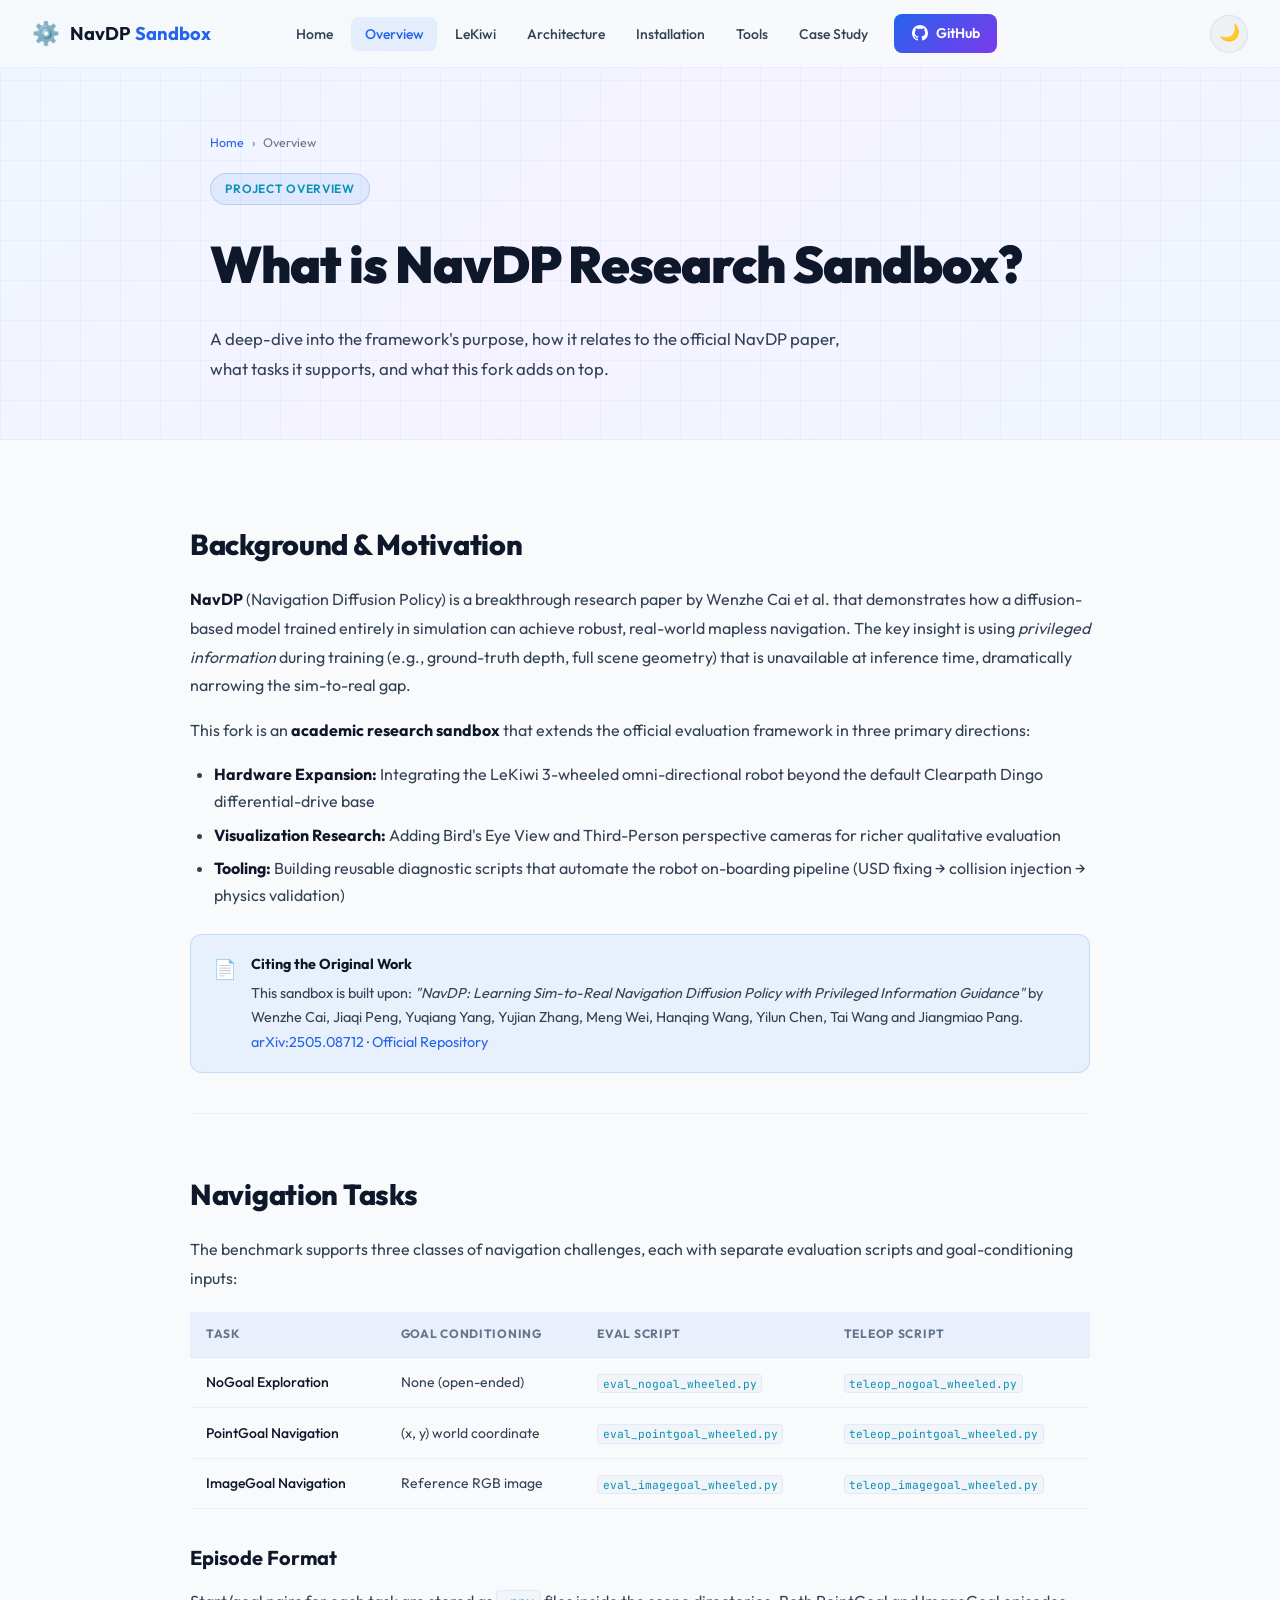
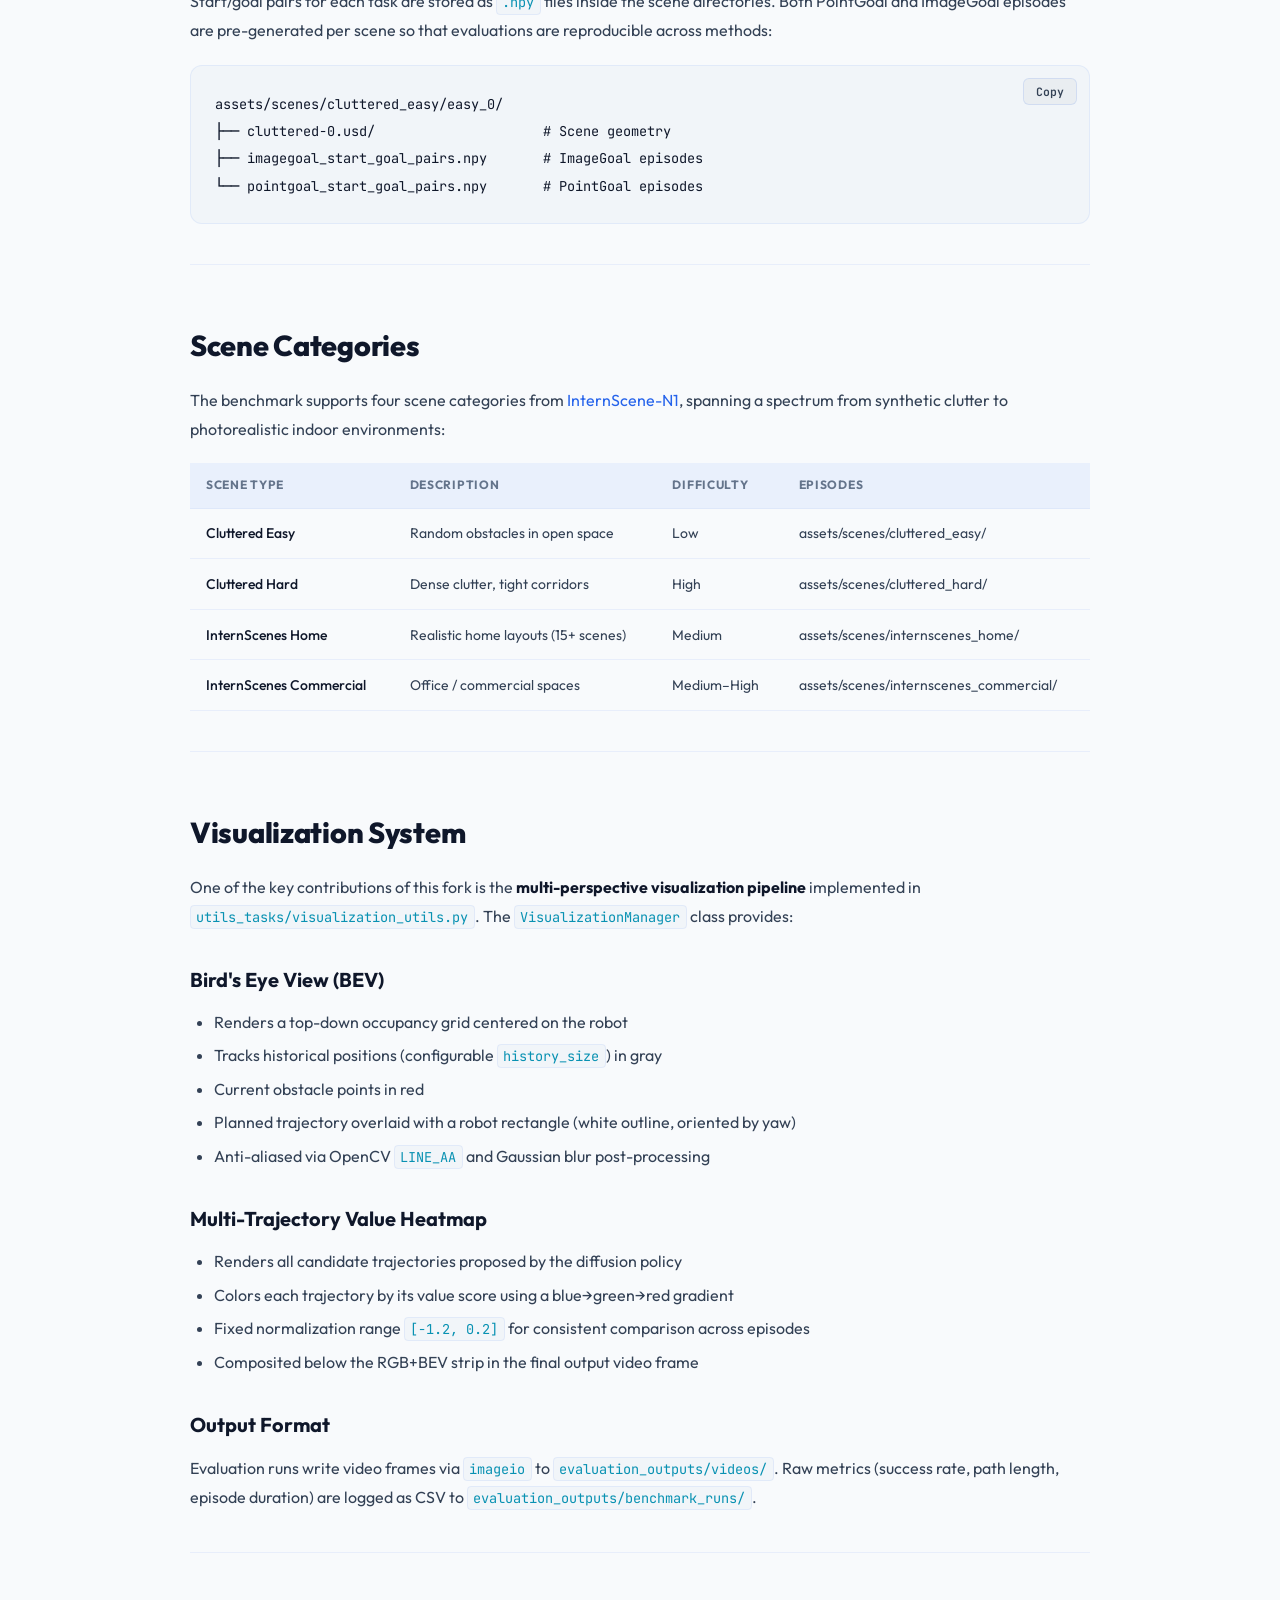
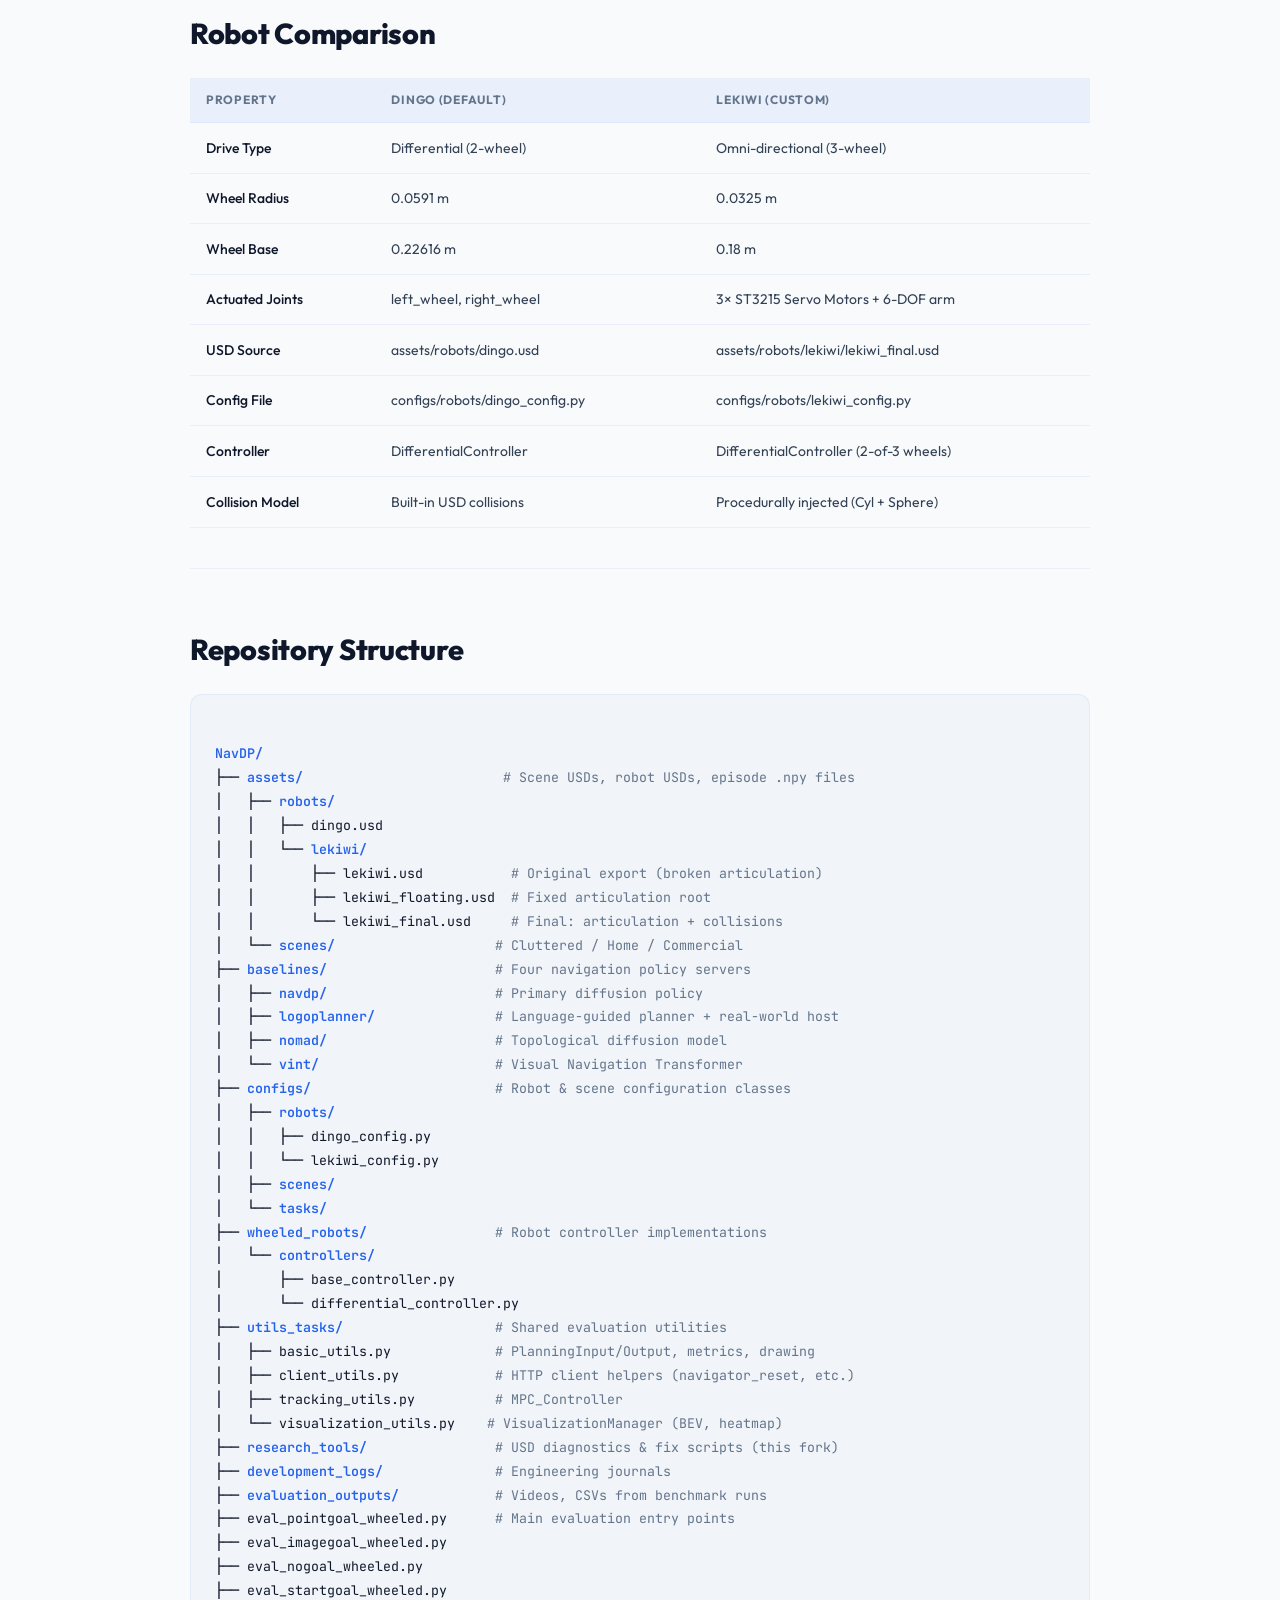
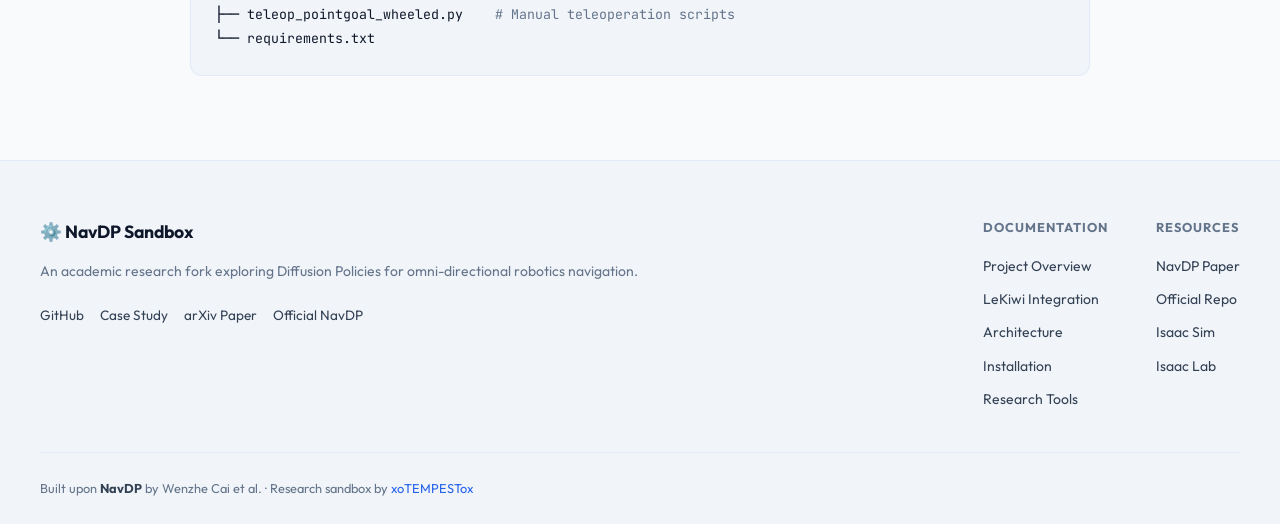
<file: docs/overview.html>
<!DOCTYPE html>
<html lang="en">
<head>
  <meta charset="UTF-8" />
  <meta name="viewport" content="width=device-width, initial-scale=1.0" />
  <title>Project Overview — NavDP Research Sandbox</title>
  <meta name="description" content="Complete technical overview of the NavDP Research Sandbox: architecture, navigation tasks, scene types, robot support, and baselines." />
  <link rel="preconnect" href="https://fonts.googleapis.com" />
  <link rel="preconnect" href="https://fonts.gstatic.com" crossorigin />
  <link href="https://fonts.googleapis.com/css2?family=Inter:wght@300;400;500;600;700;800;900&family=JetBrains+Mono:wght@400;500;600&family=Outfit:wght@300;400;500;600;700;800&display=swap" rel="stylesheet" />
  <link rel="stylesheet" href="style.css?v=1.2" />
  <script>
    (function() {
      const savedTheme = localStorage.getItem('theme');
      if (savedTheme !== 'dark') {
        document.documentElement.setAttribute('data-theme', 'light');
      }
    })();
  </script>
</head>
<body>

  <nav class="navbar" id="navbar">
    <div class="nav-container">
      <a href="index.html" class="nav-logo"><span class="logo-icon">⚙️</span><span class="logo-text">NavDP <span class="logo-accent">Sandbox</span></span></a>
      <ul class="nav-links">
        <li><a href="index.html" class="nav-link">Home</a></li>
        <li><a href="overview.html" class="nav-link active">Overview</a></li>
        <li><a href="lekiwi.html" class="nav-link">LeKiwi</a></li>
        <li><a href="architecture.html" class="nav-link">Architecture</a></li>
        <li><a href="installation.html" class="nav-link">Installation</a></li>
        <li><a href="research_tools.html" class="nav-link">Tools</a></li>
        <li><a href="https://priyanshusah.com/projects/navdp-robotics" target="_blank" class="nav-link">Case Study</a></li>
        <li><a href="https://github.com/xoTEMPESTox/NavDP" target="_blank" class="nav-cta"><svg width="16" height="16" fill="currentColor" viewBox="0 0 16 16"><path d="M8 0C3.58 0 0 3.58 0 8c0 3.54 2.29 6.53 5.47 7.59.4.07.55-.17.55-.38 0-.19-.01-.82-.01-1.49-2.01.37-2.53-.49-2.69-.94-.09-.23-.48-.94-.82-1.13-.28-.15-.68-.52-.01-.53.63-.01 1.08.58 1.23.82.72 1.21 1.87.87 2.33.66.07-.52.28-.87.51-1.07-1.78-.2-3.64-.89-3.64-3.95 0-.87.31-1.59.82-2.15-.08-.2-.36-1.02.08-2.12 0 0 .67-.21 2.2.82.64-.18 1.32-.27 2-.27.68 0 1.36.09 2 .27 1.53-1.04 2.2-.82 2.2-.82.44 1.1.16 1.92.08 2.12.51.56.82 1.27.82 2.15 0 3.07-1.87 3.75-3.65 3.95.29.25.54.73.54 1.48 0 1.07-.01 1.93-.01 2.2 0 .21.15.46.55.38A8.012 8.012 0 0 0 16 8c0-4.42-3.58-8-8-8z"/></svg>GitHub</a></li>
      </ul>
      <div class="nav-actions">
        <button id="themeToggle" class="theme-toggle-btn" aria-label="Toggle light/dark theme"><span class="theme-toggle-icon">🌙</span></button>
        <button class="nav-toggle" id="navToggle" aria-label="Toggle navigation"><span></span><span></span><span></span></button>
      </div>
    </div>
  </nav>

  <div class="page-hero">
    <div class="page-hero-content">
      <div class="page-breadcrumb"><a href="index.html">Home</a> <span>›</span> Overview</div>
      <div class="section-badge" style="margin-bottom:1rem">Project Overview</div>
      <h1>What is NavDP Research Sandbox?</h1>
      <p>A deep-dive into the framework's purpose, how it relates to the official NavDP paper, what tasks it supports, and what this fork adds on top.</p>
    </div>
  </div>

  <!-- Background Section -->
  <section class="content-section">
    <div class="content-container">
      <h2>Background & Motivation</h2>
      <p>
        <strong>NavDP</strong> (Navigation Diffusion Policy) is a breakthrough research paper by Wenzhe Cai et al. that demonstrates how a 
        diffusion-based model trained entirely in simulation can achieve robust, real-world mapless navigation. The key insight is using 
        <em>privileged information</em> during training (e.g., ground-truth depth, full scene geometry) that is unavailable at inference time, 
        dramatically narrowing the sim-to-real gap.
      </p>
      <p>
        This fork is an <strong>academic research sandbox</strong> that extends the official evaluation framework in three primary directions:
      </p>
      <ul>
        <li><strong>Hardware Expansion:</strong> Integrating the LeKiwi 3-wheeled omni-directional robot beyond the default Clearpath Dingo differential-drive base</li>
        <li><strong>Visualization Research:</strong> Adding Bird's Eye View and Third-Person perspective cameras for richer qualitative evaluation</li>
        <li><strong>Tooling:</strong> Building reusable diagnostic scripts that automate the robot on-boarding pipeline (USD fixing → collision injection → physics validation)</li>
      </ul>

      <div class="callout callout-info">
        <span class="callout-icon">📄</span>
        <div class="callout-content">
          <strong>Citing the Original Work</strong>
          This sandbox is built upon: <em>"NavDP: Learning Sim-to-Real Navigation Diffusion Policy with Privileged Information Guidance"</em> by Wenzhe Cai, Jiaqi Peng, Yuqiang Yang, Yujian Zhang, Meng Wei, Hanqing Wang, Yilun Chen, Tai Wang and Jiangmiao Pang.
          <a href="https://arxiv.org/abs/2505.08712" target="_blank">arXiv:2505.08712</a> · <a href="https://github.com/InternRobotics/NavDP" target="_blank">Official Repository</a>
        </div>
      </div>

      <div class="divider"></div>

      <h2>Navigation Tasks</h2>
      <p>The benchmark supports three classes of navigation challenges, each with separate evaluation scripts and goal-conditioning inputs:</p>

      <table class="doc-table">
        <thead>
          <tr>
            <th>Task</th>
            <th>Goal Conditioning</th>
            <th>Eval Script</th>
            <th>Teleop Script</th>
          </tr>
        </thead>
        <tbody>
          <tr>
            <td>NoGoal Exploration</td>
            <td>None (open-ended)</td>
            <td><code>eval_nogoal_wheeled.py</code></td>
            <td><code>teleop_nogoal_wheeled.py</code></td>
          </tr>
          <tr>
            <td>PointGoal Navigation</td>
            <td>(x, y) world coordinate</td>
            <td><code>eval_pointgoal_wheeled.py</code></td>
            <td><code>teleop_pointgoal_wheeled.py</code></td>
          </tr>
          <tr>
            <td>ImageGoal Navigation</td>
            <td>Reference RGB image</td>
            <td><code>eval_imagegoal_wheeled.py</code></td>
            <td><code>teleop_imagegoal_wheeled.py</code></td>
          </tr>
        </tbody>
      </table>

      <h3>Episode Format</h3>
      <p>
        Start/goal pairs for each task are stored as <code>.npy</code> files inside the scene directories. Both PointGoal and ImageGoal 
        episodes are pre-generated per scene so that evaluations are reproducible across methods:
      </p>
      <pre><code>assets/scenes/cluttered_easy/easy_0/
├── cluttered-0.usd/                     # Scene geometry
├── imagegoal_start_goal_pairs.npy       # ImageGoal episodes
└── pointgoal_start_goal_pairs.npy       # PointGoal episodes</code></pre>

      <div class="divider"></div>

      <h2>Scene Categories</h2>
      <p>The benchmark supports four scene categories from <a href="https://huggingface.co/datasets/InternRobotics/Scene-N1" target="_blank">InternScene-N1</a>, spanning a spectrum from synthetic clutter to photorealistic indoor environments:</p>

      <table class="doc-table">
        <thead>
          <tr><th>Scene Type</th><th>Description</th><th>Difficulty</th><th>Episodes</th></tr>
        </thead>
        <tbody>
          <tr><td>Cluttered Easy</td><td>Random obstacles in open space</td><td>Low</td><td>assets/scenes/cluttered_easy/</td></tr>
          <tr><td>Cluttered Hard</td><td>Dense clutter, tight corridors</td><td>High</td><td>assets/scenes/cluttered_hard/</td></tr>
          <tr><td>InternScenes Home</td><td>Realistic home layouts (15+ scenes)</td><td>Medium</td><td>assets/scenes/internscenes_home/</td></tr>
          <tr><td>InternScenes Commercial</td><td>Office / commercial spaces</td><td>Medium–High</td><td>assets/scenes/internscenes_commercial/</td></tr>
        </tbody>
      </table>

      <div class="divider"></div>

      <h2 id="visualization">Visualization System</h2>
      <p>
        One of the key contributions of this fork is the <strong>multi-perspective visualization pipeline</strong> implemented in 
        <code>utils_tasks/visualization_utils.py</code>. The <code>VisualizationManager</code> class provides:
      </p>

      <h3>Bird's Eye View (BEV)</h3>
      <ul>
        <li>Renders a top-down occupancy grid centered on the robot</li>
        <li>Tracks historical positions (configurable <code>history_size</code>) in gray</li>
        <li>Current obstacle points in red</li>
        <li>Planned trajectory overlaid with a robot rectangle (white outline, oriented by yaw)</li>
        <li>Anti-aliased via OpenCV <code>LINE_AA</code> and Gaussian blur post-processing</li>
      </ul>

      <h3>Multi-Trajectory Value Heatmap</h3>
      <ul>
        <li>Renders all candidate trajectories proposed by the diffusion policy</li>
        <li>Colors each trajectory by its value score using a blue→green→red gradient</li>
        <li>Fixed normalization range <code>[-1.2, 0.2]</code> for consistent comparison across episodes</li>
        <li>Composited below the RGB+BEV strip in the final output video frame</li>
      </ul>

      <h3>Output Format</h3>
      <p>
        Evaluation runs write video frames via <code>imageio</code> to <code>evaluation_outputs/videos/</code>. 
        Raw metrics (success rate, path length, episode duration) are logged as CSV to <code>evaluation_outputs/benchmark_runs/</code>.
      </p>

      <div class="divider"></div>

      <h2>Robot Comparison</h2>
      <table class="doc-table">
        <thead>
          <tr><th>Property</th><th>Dingo (Default)</th><th>LeKiwi (Custom)</th></tr>
        </thead>
        <tbody>
          <tr><td>Drive Type</td><td>Differential (2-wheel)</td><td>Omni-directional (3-wheel)</td></tr>
          <tr><td>Wheel Radius</td><td>0.0591 m</td><td>0.0325 m</td></tr>
          <tr><td>Wheel Base</td><td>0.22616 m</td><td>0.18 m</td></tr>
          <tr><td>Actuated Joints</td><td>left_wheel, right_wheel</td><td>3× ST3215 Servo Motors + 6-DOF arm</td></tr>
          <tr><td>USD Source</td><td>assets/robots/dingo.usd</td><td>assets/robots/lekiwi/lekiwi_final.usd</td></tr>
          <tr><td>Config File</td><td>configs/robots/dingo_config.py</td><td>configs/robots/lekiwi_config.py</td></tr>
          <tr><td>Controller</td><td>DifferentialController</td><td>DifferentialController (2-of-3 wheels)</td></tr>
          <tr><td>Collision Model</td><td>Built-in USD collisions</td><td>Procedurally injected (Cyl + Sphere)</td></tr>
        </tbody>
      </table>

      <div class="divider"></div>

      <h2>Repository Structure</h2>
      <div class="file-tree">
<span class="dir">NavDP/</span>
├── <span class="dir">assets/</span>                         <span class="comment"># Scene USDs, robot USDs, episode .npy files</span>
│   ├── <span class="dir">robots/</span>
│   │   ├── dingo.usd
│   │   └── <span class="dir">lekiwi/</span>
│   │       ├── lekiwi.usd           <span class="comment"># Original export (broken articulation)</span>
│   │       ├── lekiwi_floating.usd  <span class="comment"># Fixed articulation root</span>
│   │       └── lekiwi_final.usd     <span class="comment"># Final: articulation + collisions</span>
│   └── <span class="dir">scenes/</span>                    <span class="comment"># Cluttered / Home / Commercial</span>
├── <span class="dir">baselines/</span>                     <span class="comment"># Four navigation policy servers</span>
│   ├── <span class="dir">navdp/</span>                     <span class="comment"># Primary diffusion policy</span>
│   ├── <span class="dir">logoplanner/</span>               <span class="comment"># Language-guided planner + real-world host</span>
│   ├── <span class="dir">nomad/</span>                     <span class="comment"># Topological diffusion model</span>
│   └── <span class="dir">vint/</span>                      <span class="comment"># Visual Navigation Transformer</span>
├── <span class="dir">configs/</span>                       <span class="comment"># Robot & scene configuration classes</span>
│   ├── <span class="dir">robots/</span>
│   │   ├── dingo_config.py
│   │   └── lekiwi_config.py
│   ├── <span class="dir">scenes/</span>
│   └── <span class="dir">tasks/</span>
├── <span class="dir">wheeled_robots/</span>                <span class="comment"># Robot controller implementations</span>
│   └── <span class="dir">controllers/</span>
│       ├── base_controller.py
│       └── differential_controller.py
├── <span class="dir">utils_tasks/</span>                   <span class="comment"># Shared evaluation utilities</span>
│   ├── basic_utils.py             <span class="comment"># PlanningInput/Output, metrics, drawing</span>
│   ├── client_utils.py            <span class="comment"># HTTP client helpers (navigator_reset, etc.)</span>
│   ├── tracking_utils.py          <span class="comment"># MPC_Controller</span>
│   └── visualization_utils.py    <span class="comment"># VisualizationManager (BEV, heatmap)</span>
├── <span class="dir">research_tools/</span>                <span class="comment"># USD diagnostics & fix scripts (this fork)</span>
├── <span class="dir">development_logs/</span>              <span class="comment"># Engineering journals</span>
├── <span class="dir">evaluation_outputs/</span>            <span class="comment"># Videos, CSVs from benchmark runs</span>
├── eval_pointgoal_wheeled.py      <span class="comment"># Main evaluation entry points</span>
├── eval_imagegoal_wheeled.py
├── eval_nogoal_wheeled.py
├── eval_startgoal_wheeled.py
├── teleop_pointgoal_wheeled.py    <span class="comment"># Manual teleoperation scripts</span>
└── requirements.txt</div>

    </div>
  </section>

  <footer class="footer">
    <div class="footer-container">
      <div class="footer-brand">
        <span class="footer-logo">⚙️ NavDP Sandbox</span>
        <p>An academic research fork exploring Diffusion Policies for omni-directional robotics navigation.</p>
        <div class="footer-links">
          <a href="https://github.com/xoTEMPESTox/NavDP" target="_blank">GitHub</a>
          <a href="https://priyanshusah.com/projects/navdp-robotics" target="_blank">Case Study</a>
          <a href="https://arxiv.org/abs/2505.08712" target="_blank">arXiv Paper</a>
          <a href="https://github.com/InternRobotics/NavDP" target="_blank">Official NavDP</a>
        </div>
      </div>
      <div class="footer-nav">
        <div class="footer-col">
          <h4>Documentation</h4>
          <a href="overview.html">Project Overview</a>
          <a href="lekiwi.html">LeKiwi Integration</a>
          <a href="architecture.html">Architecture</a>
          <a href="installation.html">Installation</a>
          <a href="research_tools.html">Research Tools</a>
        </div>
        <div class="footer-col">
          <h4>Resources</h4>
          <a href="https://arxiv.org/abs/2505.08712" target="_blank">NavDP Paper</a>
          <a href="https://github.com/InternRobotics/NavDP" target="_blank">Official Repo</a>
          <a href="https://developer.nvidia.com/isaac/sim" target="_blank">Isaac Sim</a>
          <a href="https://isaac-sim.github.io/IsaacLab/" target="_blank">Isaac Lab</a>
        </div>
      </div>
    </div>
    <div class="footer-bottom">
      <p>Built upon <strong>NavDP</strong> by Wenzhe Cai et al. · Research sandbox by <a href="https://github.com/xoTEMPESTox" target="_blank">xoTEMPESTox</a></p>
    </div>
  </footer>

  <script src="main.js"></script>
</body>
</html>
</file>
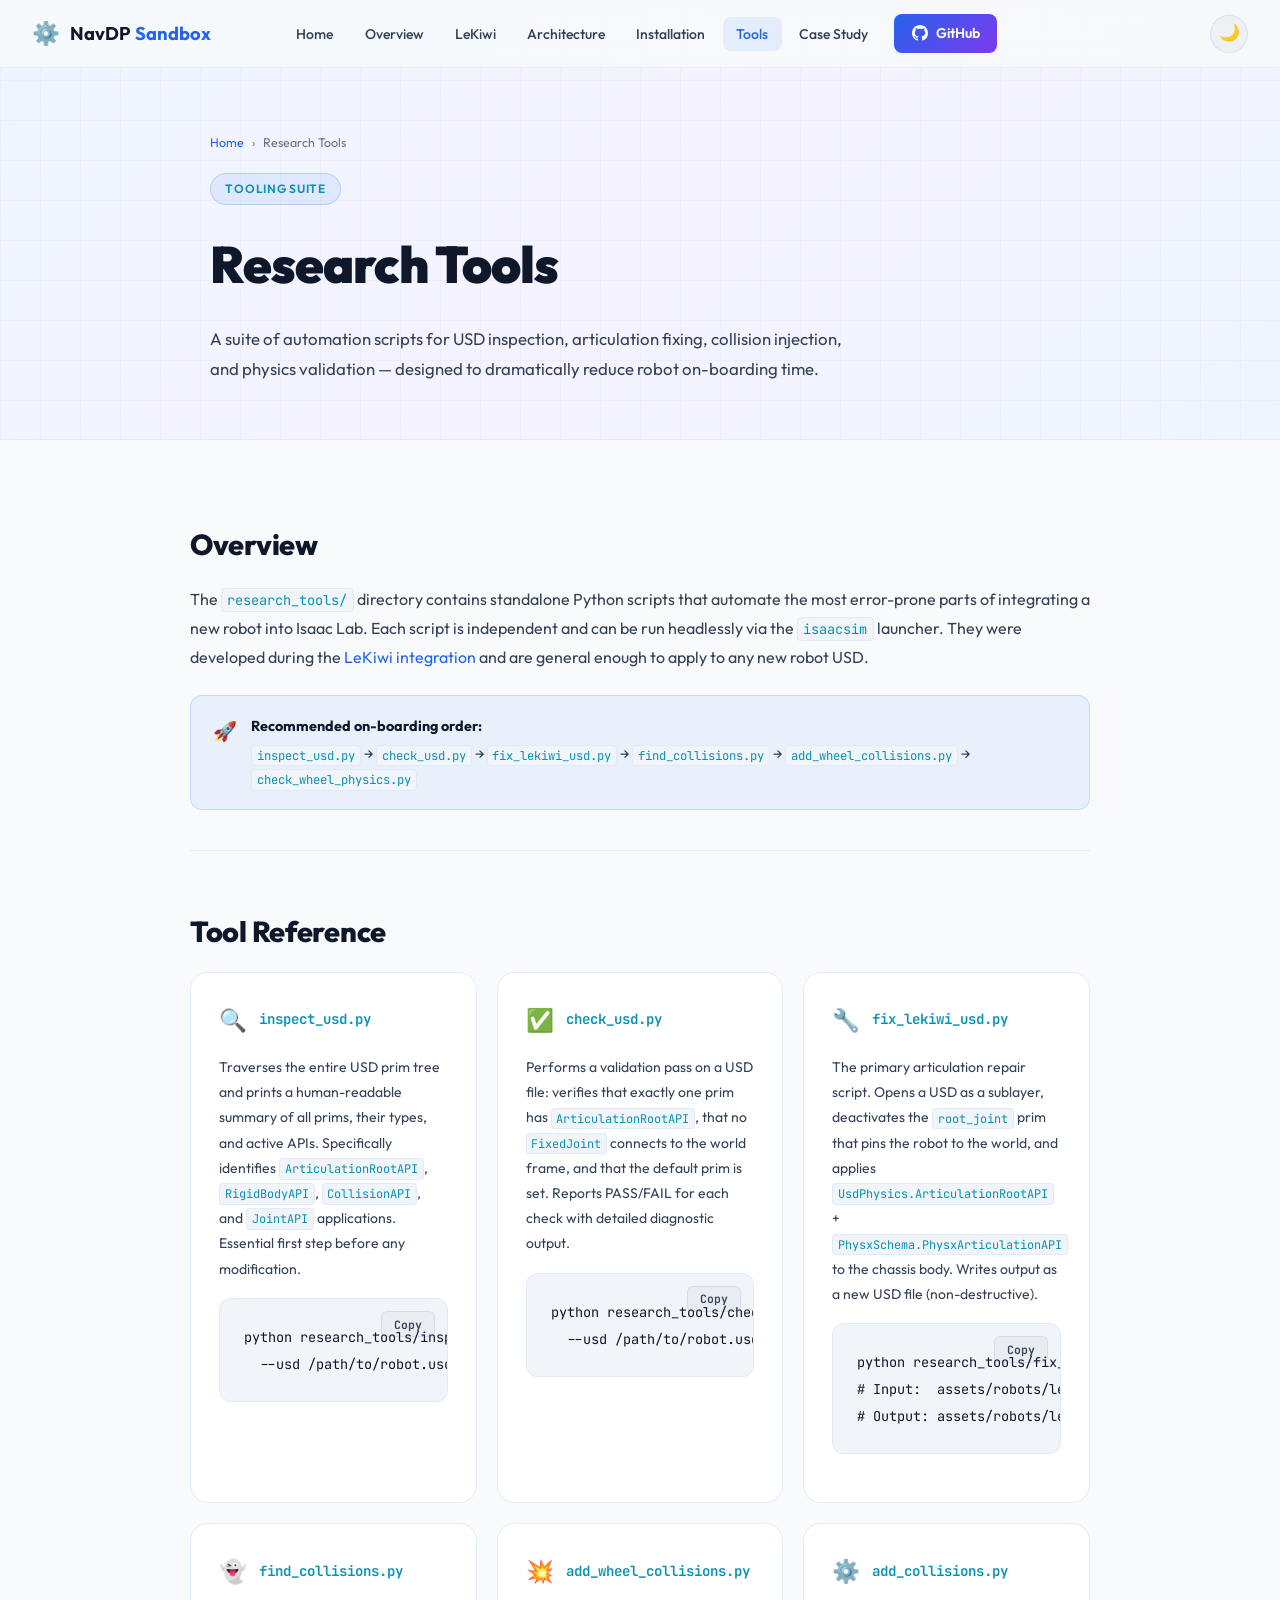
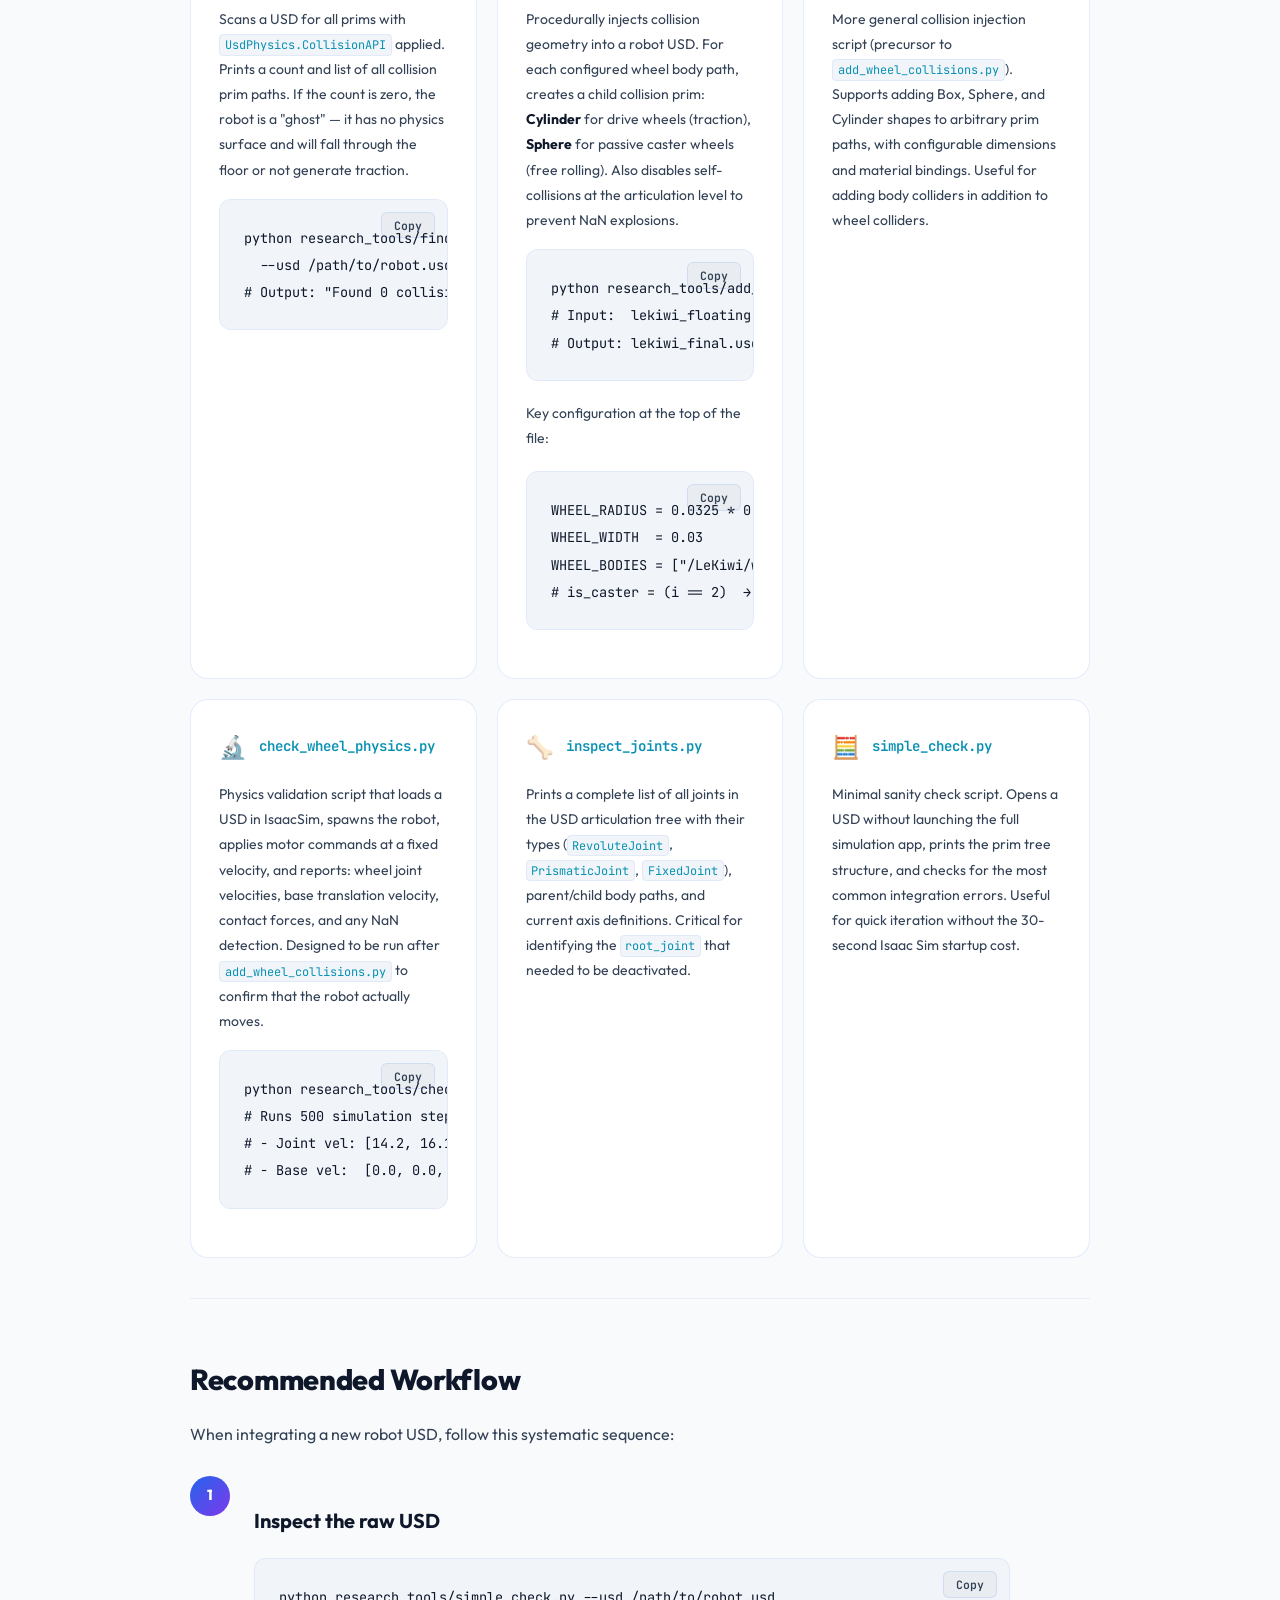
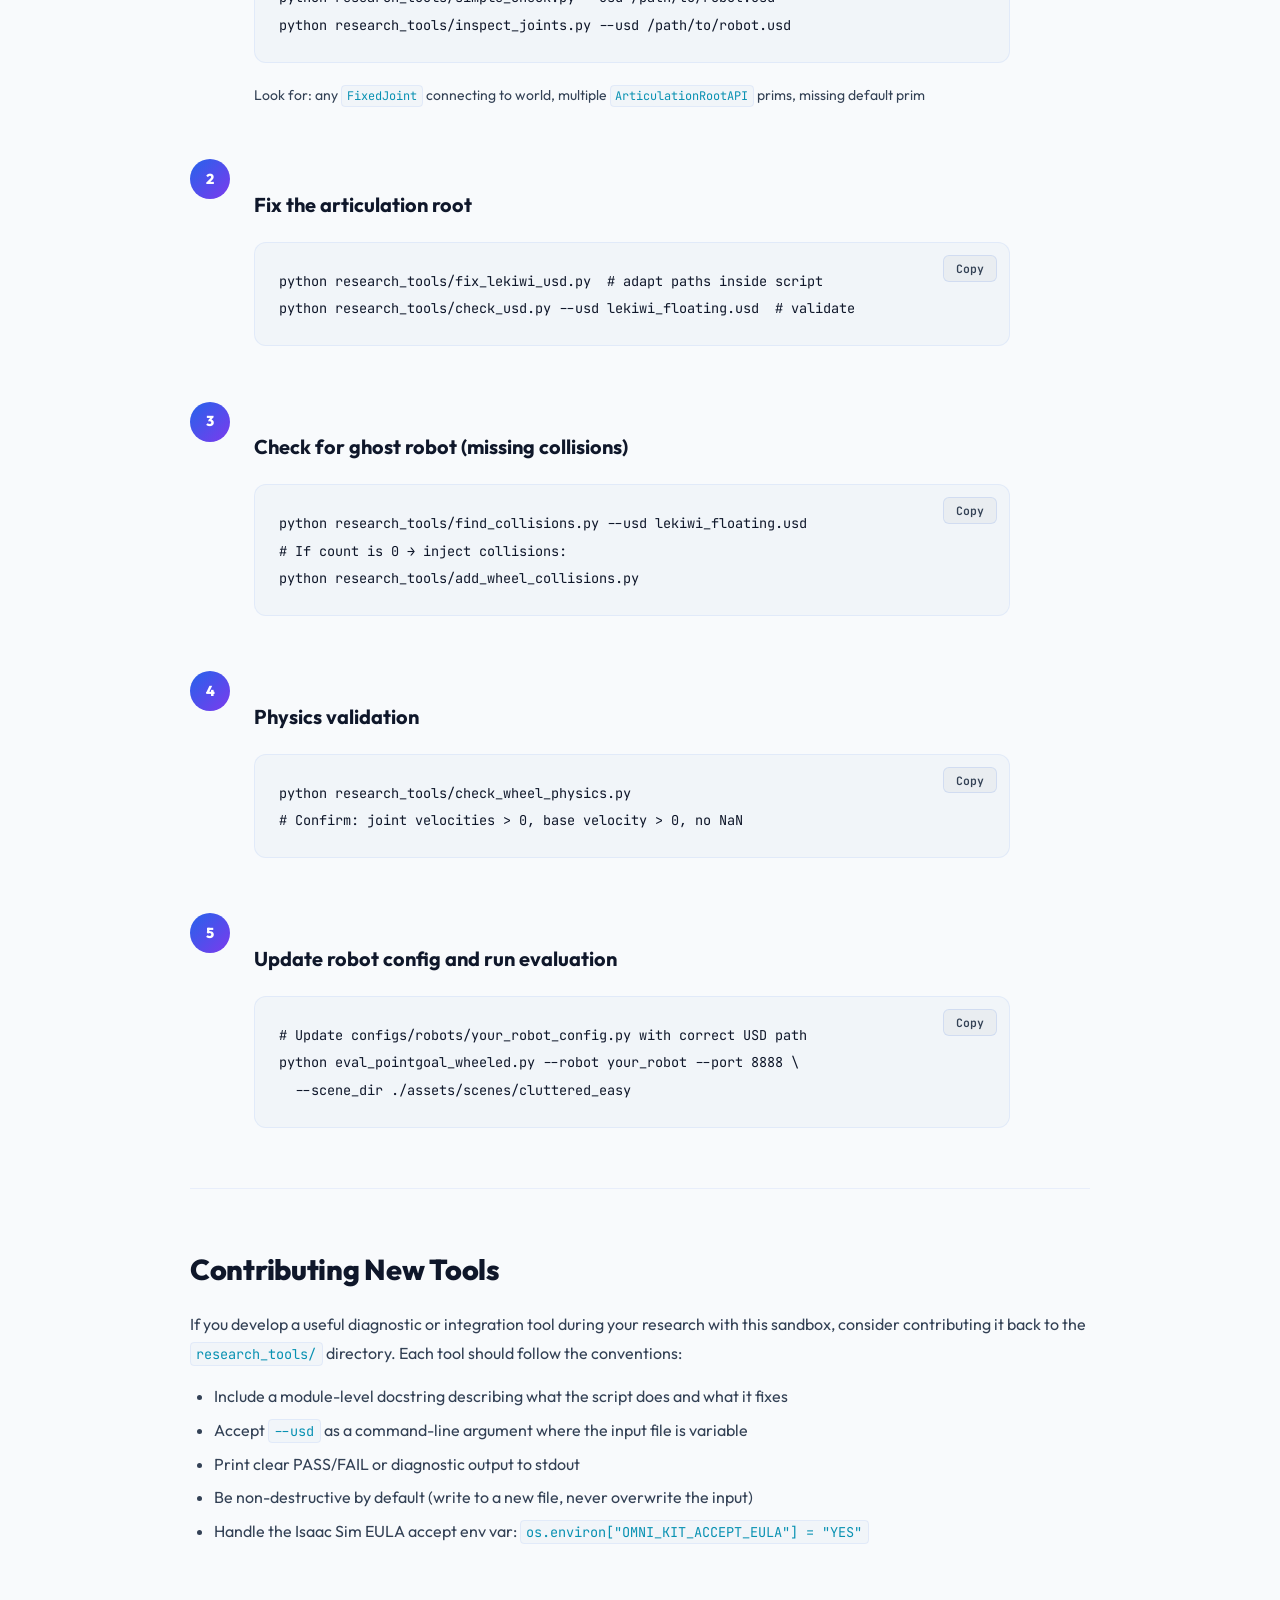
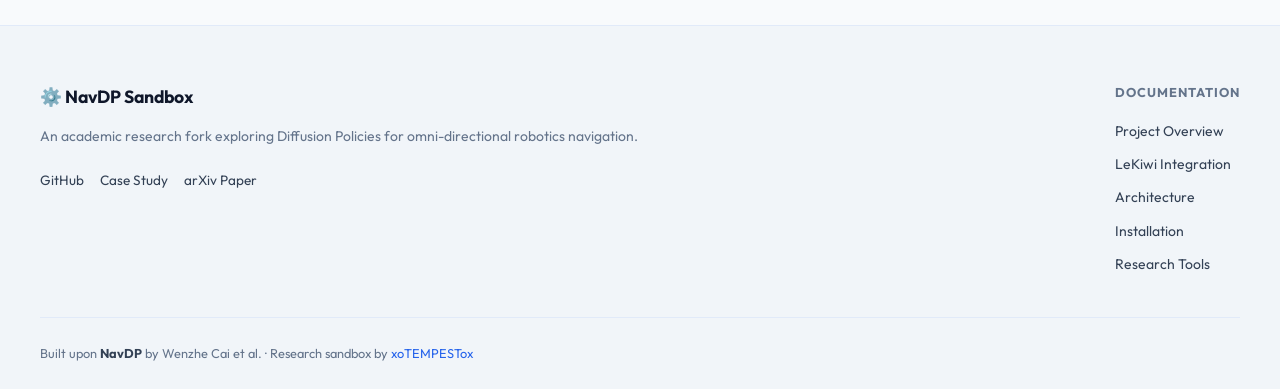
<file: docs/research_tools.html>
<!DOCTYPE html>
<html lang="en">
<head>
  <meta charset="UTF-8" />
  <meta name="viewport" content="width=device-width, initial-scale=1.0" />
  <title>Research Tools — NavDP Research Sandbox</title>
  <meta name="description" content="Documentation for the NavDP research tooling suite: USD inspection, articulation fixing, collision injection, physics validation, and joint inspection scripts in research_tools/." />
  <link rel="preconnect" href="https://fonts.googleapis.com" />
  <link rel="preconnect" href="https://fonts.gstatic.com" crossorigin />
  <link href="https://fonts.googleapis.com/css2?family=Inter:wght@300;400;500;600;700;800;900&family=JetBrains+Mono:wght@400;500;600&family=Outfit:wght@300;400;500;600;700;800&display=swap" rel="stylesheet" />
  <link rel="stylesheet" href="style.css?v=1.2" />
  <script>
    (function() {
      const savedTheme = localStorage.getItem('theme');
      if (savedTheme !== 'dark') {
        document.documentElement.setAttribute('data-theme', 'light');
      }
    })();
  </script>
</head>
<body>

  <nav class="navbar" id="navbar">
    <div class="nav-container">
      <a href="index.html" class="nav-logo"><span class="logo-icon">⚙️</span><span class="logo-text">NavDP <span class="logo-accent">Sandbox</span></span></a>
      <ul class="nav-links">
        <li><a href="index.html" class="nav-link">Home</a></li>
        <li><a href="overview.html" class="nav-link">Overview</a></li>
        <li><a href="lekiwi.html" class="nav-link">LeKiwi</a></li>
        <li><a href="architecture.html" class="nav-link">Architecture</a></li>
        <li><a href="installation.html" class="nav-link">Installation</a></li>
        <li><a href="research_tools.html" class="nav-link active">Tools</a></li>
        <li><a href="https://priyanshusah.com/projects/navdp-robotics" target="_blank" class="nav-link">Case Study</a></li>
        <li><a href="https://github.com/xoTEMPESTox/NavDP" target="_blank" class="nav-cta"><svg width="16" height="16" fill="currentColor" viewBox="0 0 16 16"><path d="M8 0C3.58 0 0 3.58 0 8c0 3.54 2.29 6.53 5.47 7.59.4.07.55-.17.55-.38 0-.19-.01-.82-.01-1.49-2.01.37-2.53-.49-2.69-.94-.09-.23-.48-.94-.82-1.13-.28-.15-.68-.52-.01-.53.63-.01 1.08.58 1.23.82.72 1.21 1.87.87 2.33.66.07-.52.28-.87.51-1.07-1.78-.2-3.64-.89-3.64-3.95 0-.87.31-1.59.82-2.15-.08-.2-.36-1.02.08-2.12 0 0 .67-.21 2.2.82.64-.18 1.32-.27 2-.27.68 0 1.36.09 2 .27 1.53-1.04 2.2-.82 2.2-.82.44 1.1.16 1.92.08 2.12.51.56.82 1.27.82 2.15 0 3.07-1.87 3.75-3.65 3.95.29.25.54.73.54 1.48 0 1.07-.01 1.93-.01 2.2 0 .21.15.46.55.38A8.012 8.012 0 0 0 16 8c0-4.42-3.58-8-8-8z"/></svg>GitHub</a></li>
      </ul>
      <div class="nav-actions">
        <button id="themeToggle" class="theme-toggle-btn" aria-label="Toggle light/dark theme"><span class="theme-toggle-icon">🌙</span></button>
        <button class="nav-toggle" id="navToggle" aria-label="Toggle navigation"><span></span><span></span><span></span></button>
      </div>
    </div>
  </nav>

  <div class="page-hero">
    <div class="page-hero-content">
      <div class="page-breadcrumb"><a href="index.html">Home</a> <span>›</span> Research Tools</div>
      <div class="section-badge" style="margin-bottom:1rem">Tooling Suite</div>
      <h1>Research Tools</h1>
      <p>A suite of automation scripts for USD inspection, articulation fixing, collision injection, and physics validation — designed to dramatically reduce robot on-boarding time.</p>
    </div>
  </div>

  <section class="content-section">
    <div class="content-container">
      <h2>Overview</h2>
      <p>
        The <code>research_tools/</code> directory contains standalone Python scripts that automate the most error-prone parts of integrating a new robot into Isaac Lab. 
        Each script is independent and can be run headlessly via the <code>isaacsim</code> launcher. They were developed during the <a href="lekiwi.html">LeKiwi integration</a> 
        and are general enough to apply to any new robot USD.
      </p>

      <div class="callout callout-info">
        <span class="callout-icon">🚀</span>
        <div class="callout-content">
          <strong>Recommended on-boarding order:</strong>
          <code>inspect_usd.py</code> → <code>check_usd.py</code> → <code>fix_lekiwi_usd.py</code> → <code>find_collisions.py</code> → <code>add_wheel_collisions.py</code> → <code>check_wheel_physics.py</code>
        </div>
      </div>

      <div class="divider"></div>

      <h2>Tool Reference</h2>

      <div class="tool-cards">

        <div class="tool-card">
          <div class="tool-card-header">
            <span style="font-size:1.4rem">🔍</span>
            <span class="tool-name">inspect_usd.py</span>
          </div>
          <p class="tool-desc">
            Traverses the entire USD prim tree and prints a human-readable summary of all prims, their types, and active APIs. Specifically identifies <code>ArticulationRootAPI</code>, <code>RigidBodyAPI</code>, <code>CollisionAPI</code>, and <code>JointAPI</code> applications. Essential first step before any modification.
          </p>
          <pre style="margin-top:0.75rem"><code>python research_tools/inspect_usd.py \
  --usd /path/to/robot.usd</code></pre>
        </div>

        <div class="tool-card">
          <div class="tool-card-header">
            <span style="font-size:1.4rem">✅</span>
            <span class="tool-name">check_usd.py</span>
          </div>
          <p class="tool-desc">
            Performs a validation pass on a USD file: verifies that exactly one prim has <code>ArticulationRootAPI</code>, that no <code>FixedJoint</code> connects to the world frame, and that the default prim is set. Reports PASS/FAIL for each check with detailed diagnostic output.
          </p>
          <pre style="margin-top:0.75rem"><code>python research_tools/check_usd.py \
  --usd /path/to/robot.usd</code></pre>
        </div>

        <div class="tool-card">
          <div class="tool-card-header">
            <span style="font-size:1.4rem">🔧</span>
            <span class="tool-name">fix_lekiwi_usd.py</span>
          </div>
          <p class="tool-desc">
            The primary articulation repair script. Opens a USD as a sublayer, deactivates the <code>root_joint</code> prim that pins the robot to the world, and applies <code>UsdPhysics.ArticulationRootAPI</code> + <code>PhysxSchema.PhysxArticulationAPI</code> to the chassis body. Writes output as a new USD file (non-destructive).
          </p>
          <pre style="margin-top:0.75rem"><code>python research_tools/fix_lekiwi_usd.py
# Input:  assets/robots/lekiwi/lekiwi.usd
# Output: assets/robots/lekiwi/lekiwi_floating.usd</code></pre>
        </div>

        <div class="tool-card">
          <div class="tool-card-header">
            <span style="font-size:1.4rem">👻</span>
            <span class="tool-name">find_collisions.py</span>
          </div>
          <p class="tool-desc">
            Scans a USD for all prims with <code>UsdPhysics.CollisionAPI</code> applied. Prints a count and list of all collision prim paths. If the count is zero, the robot is a "ghost" — it has no physics surface and will fall through the floor or not generate traction.
          </p>
          <pre style="margin-top:0.75rem"><code>python research_tools/find_collisions.py \
  --usd /path/to/robot.usd
# Output: "Found 0 collision prims" → ghost robot!</code></pre>
        </div>

        <div class="tool-card">
          <div class="tool-card-header">
            <span style="font-size:1.4rem">💥</span>
            <span class="tool-name">add_wheel_collisions.py</span>
          </div>
          <p class="tool-desc">
            Procedurally injects collision geometry into a robot USD. For each configured wheel body path, creates a child collision prim:
            <strong>Cylinder</strong> for drive wheels (traction), <strong>Sphere</strong> for passive caster wheels (free rolling).
            Also disables self-collisions at the articulation level to prevent NaN explosions.
          </p>
          <pre style="margin-top:0.75rem"><code>python research_tools/add_wheel_collisions.py
# Input:  lekiwi_floating.usd
# Output: lekiwi_final.usd</code></pre>
          <p class="tool-desc" style="margin-top:0.75rem">Key configuration at the top of the file:</p>
          <pre><code>WHEEL_RADIUS = 0.0325 * 0.95  # 5% smaller prevents ground interpenetration
WHEEL_WIDTH  = 0.03            # cylinder height in meters
WHEEL_BODIES = ["/LeKiwi/wheel_body_1", ...]
# is_caster = (i == 2)  → 3rd wheel gets Sphere shape</code></pre>
        </div>

        <div class="tool-card">
          <div class="tool-card-header">
            <span style="font-size:1.4rem">⚙️</span>
            <span class="tool-name">add_collisions.py</span>
          </div>
          <p class="tool-desc">
            More general collision injection script (precursor to <code>add_wheel_collisions.py</code>). Supports adding Box, Sphere, and Cylinder shapes to arbitrary prim paths, with configurable dimensions and material bindings. Useful for adding body colliders in addition to wheel colliders.
          </p>
        </div>

        <div class="tool-card">
          <div class="tool-card-header">
            <span style="font-size:1.4rem">🔬</span>
            <span class="tool-name">check_wheel_physics.py</span>
          </div>
          <p class="tool-desc">
            Physics validation script that loads a USD in IsaacSim, spawns the robot, applies motor commands at a fixed velocity, and reports: wheel joint velocities, base translation velocity, contact forces, and any NaN detection. Designed to be run after <code>add_wheel_collisions.py</code> to confirm that the robot actually moves.
          </p>
          <pre style="margin-top:0.75rem"><code>python research_tools/check_wheel_physics.py
# Runs 500 simulation steps, prints:
# - Joint vel: [14.2, 16.1, 0.0] rad/s
# - Base vel:  [0.0, 0.0, 0.0] ← still the traction problem!</code></pre>
        </div>

        <div class="tool-card">
          <div class="tool-card-header">
            <span style="font-size:1.4rem">🦴</span>
            <span class="tool-name">inspect_joints.py</span>
          </div>
          <p class="tool-desc">
            Prints a complete list of all joints in the USD articulation tree with their types (<code>RevoluteJoint</code>, <code>PrismaticJoint</code>, <code>FixedJoint</code>), parent/child body paths, and current axis definitions. Critical for identifying the <code>root_joint</code> that needed to be deactivated.
          </p>
        </div>

        <div class="tool-card">
          <div class="tool-card-header">
            <span style="font-size:1.4rem">🧮</span>
            <span class="tool-name">simple_check.py</span>
          </div>
          <p class="tool-desc">
            Minimal sanity check script. Opens a USD without launching the full simulation app, prints the prim tree structure, and checks for the most common integration errors. Useful for quick iteration without the 30-second Isaac Sim startup cost.
          </p>
        </div>

      </div>

      <div class="divider"></div>

      <h2>Recommended Workflow</h2>
      <p>When integrating a new robot USD, follow this systematic sequence:</p>

      <div class="quickstart-steps" style="margin: 1.5rem 0 2rem">
        <div class="qs-step">
          <div class="qs-num">1</div>
          <div class="qs-content">
            <h3>Inspect the raw USD</h3>
            <pre class="code-block"><code>python research_tools/simple_check.py --usd /path/to/robot.usd
python research_tools/inspect_joints.py --usd /path/to/robot.usd</code></pre>
            <p style="color:var(--text-secondary); font-size:0.875rem; margin-top:0.5rem">Look for: any <code>FixedJoint</code> connecting to world, multiple <code>ArticulationRootAPI</code> prims, missing default prim</p>
          </div>
        </div>
        <div class="qs-step">
          <div class="qs-num">2</div>
          <div class="qs-content">
            <h3>Fix the articulation root</h3>
            <pre class="code-block"><code>python research_tools/fix_lekiwi_usd.py  # adapt paths inside script
python research_tools/check_usd.py --usd lekiwi_floating.usd  # validate</code></pre>
          </div>
        </div>
        <div class="qs-step">
          <div class="qs-num">3</div>
          <div class="qs-content">
            <h3>Check for ghost robot (missing collisions)</h3>
            <pre class="code-block"><code>python research_tools/find_collisions.py --usd lekiwi_floating.usd
# If count is 0 → inject collisions:
python research_tools/add_wheel_collisions.py</code></pre>
          </div>
        </div>
        <div class="qs-step">
          <div class="qs-num">4</div>
          <div class="qs-content">
            <h3>Physics validation</h3>
            <pre class="code-block"><code>python research_tools/check_wheel_physics.py
# Confirm: joint velocities > 0, base velocity > 0, no NaN</code></pre>
          </div>
        </div>
        <div class="qs-step">
          <div class="qs-num">5</div>
          <div class="qs-content">
            <h3>Update robot config and run evaluation</h3>
            <pre class="code-block"><code># Update configs/robots/your_robot_config.py with correct USD path
python eval_pointgoal_wheeled.py --robot your_robot --port 8888 \
  --scene_dir ./assets/scenes/cluttered_easy</code></pre>
          </div>
        </div>
      </div>

      <div class="divider"></div>

      <h2>Contributing New Tools</h2>
      <p>
        If you develop a useful diagnostic or integration tool during your research with this sandbox, consider contributing it back to the <code>research_tools/</code> directory. 
        Each tool should follow the conventions:
      </p>
      <ul>
        <li>Include a module-level docstring describing what the script does and what it fixes</li>
        <li>Accept <code>--usd</code> as a command-line argument where the input file is variable</li>
        <li>Print clear PASS/FAIL or diagnostic output to stdout</li>
        <li>Be non-destructive by default (write to a new file, never overwrite the input)</li>
        <li>Handle the Isaac Sim EULA accept env var: <code>os.environ["OMNI_KIT_ACCEPT_EULA"] = "YES"</code></li>
      </ul>

    </div>
  </section>

  <footer class="footer">
    <div class="footer-container">
      <div class="footer-brand">
        <span class="footer-logo">⚙️ NavDP Sandbox</span>
        <p>An academic research fork exploring Diffusion Policies for omni-directional robotics navigation.</p>
        <div class="footer-links">
          <a href="https://github.com/xoTEMPESTox/NavDP" target="_blank">GitHub</a>
          <a href="https://priyanshusah.com/projects/navdp-robotics" target="_blank">Case Study</a>
          <a href="https://arxiv.org/abs/2505.08712" target="_blank">arXiv Paper</a>
        </div>
      </div>
      <div class="footer-nav">
        <div class="footer-col">
          <h4>Documentation</h4>
          <a href="overview.html">Project Overview</a>
          <a href="lekiwi.html">LeKiwi Integration</a>
          <a href="architecture.html">Architecture</a>
          <a href="installation.html">Installation</a>
          <a href="research_tools.html">Research Tools</a>
        </div>
      </div>
    </div>
    <div class="footer-bottom">
      <p>Built upon <strong>NavDP</strong> by Wenzhe Cai et al. · Research sandbox by <a href="https://github.com/xoTEMPESTox" target="_blank">xoTEMPESTox</a></p>
    </div>
  </footer>

  <script src="main.js"></script>
</body>
</html>
</file>
<file: docs/style.css>
/* ==========================================
   NavDP Research Sandbox – Docs Site CSS
   ========================================== */

/* --- CSS Reset & Tokens --- */
*, *::before, *::after { box-sizing: border-box; margin: 0; padding: 0; }

:root {
  --bg-primary: #080c14;
  --bg-secondary: #0d1424;
  --bg-card: #0f1a2e;
  --bg-card-hover: #152238;
  --bg-code: #060b12;

  --accent-blue: #3b82f6;
  --accent-cyan: #06b6d4;
  --accent-purple: #8b5cf6;
  --accent-green: #10b981;
  --accent-orange: #f59e0b;

  --gradient-primary: linear-gradient(135deg, #3b82f6 0%, #8b5cf6 100%);
  --gradient-hero: linear-gradient(135deg, #1e3a5f 0%, #2d1b69 50%, #0c1a3d 100%);
  --gradient-page-hero: linear-gradient(135deg, #0c1528 0%, #1a0d3d 50%, #0a1f40 100%);
  --gradient-card: linear-gradient(135deg, rgba(59,130,246,0.08) 0%, rgba(139,92,246,0.08) 100%);

  --text-primary: #e2e8f0;
  --text-secondary: #94a3b8;
  --text-muted: #475569;
  --text-link: #60a5fa;
  --text-code: #a5f3fc;

  --border-subtle: rgba(59, 130, 246, 0.12);
  --border-card: rgba(59, 130, 246, 0.18);
  --border-bright: rgba(59, 130, 246, 0.4);

  --radius-sm: 8px;
  --radius-md: 12px;
  --radius-lg: 18px;
  --radius-xl: 24px;

  --shadow-card: 0 4px 24px rgba(0,0,0,0.4), 0 0 0 1px var(--border-card);
  --shadow-glow: 0 0 40px rgba(59,130,246,0.15);

  --font-sans: 'Outfit', 'Inter', sans-serif;
  --font-mono: 'JetBrains Mono', 'Fira Code', monospace;

  --nav-h: 68px;
  --transition: 0.25s cubic-bezier(0.4,0,0.2,1);

  --bg-navbar: rgba(8, 12, 20, 0.8);
  --bg-navbar-scrolled: rgba(8, 12, 20, 0.95);
  --shadow-navbar: 0 4px 32px rgba(0,0,0,0.5);
  --bg-mobile-menu: rgba(8, 12, 20, 0.98);

  --bg-glass: rgba(255, 255, 255, 0.04);
  --text-white: #ffffff;
  --text-on-dark: #ffffff;
  --hero-orb-opacity: 0.18;
  --bg-card-featured: linear-gradient(135deg, #0f1a2e 0%, #160d2e 100%);
}

[data-theme="light"] {
  --bg-primary: #f8fafc;
  --bg-secondary: #f1f5f9;
  --bg-card: #ffffff;
  --bg-card-hover: #f1f5f9;
  --bg-code: #f1f5f9;

  --accent-blue: #2563eb;
  --accent-cyan: #0891b2;
  --accent-purple: #7c3aed;
  --accent-green: #059669;
  --accent-orange: #d97706;

  --gradient-primary: linear-gradient(135deg, #2563eb 0%, #7c3aed 100%);
  --gradient-hero: linear-gradient(135deg, #eff6ff 0%, #f5f3ff 50%, #eff6ff 100%);
  --gradient-page-hero: linear-gradient(135deg, #eff6ff 0%, #f5f3ff 50%, #eff6ff 100%);
  --gradient-card: linear-gradient(135deg, rgba(37,99,235,0.04) 0%, rgba(124,58,237,0.04) 100%);

  --text-primary: #0f172a;
  --text-secondary: #334155;
  --text-muted: #64748b;
  --text-link: #2563eb;
  --text-code: #0f172a;

  --border-subtle: rgba(37, 99, 235, 0.08);
  --border-card: rgba(37, 99, 235, 0.12);
  --border-bright: rgba(37, 99, 235, 0.3);

  --shadow-card: 0 4px 20px rgba(0,0,0,0.05), 0 0 0 1px var(--border-card);
  --shadow-glow: 0 0 30px rgba(37,99,235,0.08);

  --bg-navbar: rgba(248, 250, 252, 0.8);
  --bg-navbar-scrolled: rgba(248, 250, 252, 0.95);
  --shadow-navbar: 0 4px 20px rgba(0,0,0,0.05);
  --bg-mobile-menu: rgba(248, 250, 252, 0.98);

  --bg-glass: rgba(0, 0, 0, 0.03);
  --text-white: #0f172a;
  --text-on-dark: #ffffff;
  --hero-orb-opacity: 0.12;
  --bg-card-featured: linear-gradient(135deg, #f5f3ff 0%, #eff6ff 100%);
}

html { scroll-behavior: smooth; }

body {
  font-family: var(--font-sans);
  background: var(--bg-primary);
  color: var(--text-primary);
  line-height: 1.7;
  -webkit-font-smoothing: antialiased;
}

a { color: var(--text-link); text-decoration: none; }
a:hover { color: var(--accent-purple); }

/* ==========================================
   NAVIGATION
   ========================================== */
.navbar {
  position: fixed;
  top: 0; left: 0; right: 0;
  height: var(--nav-h);
  z-index: 1000;
  background: var(--bg-navbar);
  backdrop-filter: blur(20px) saturate(180%);
  border-bottom: 1px solid var(--border-subtle);
  transition: background var(--transition), box-shadow var(--transition);
}
.navbar.scrolled {
  background: var(--bg-navbar-scrolled);
  box-shadow: var(--shadow-navbar);
}
.nav-container {
  max-width: 1280px;
  margin: 0 auto;
  padding: 0 2rem;
  height: 100%;
  display: flex;
  align-items: center;
  justify-content: space-between;
  gap: 2rem;
}
.nav-logo {
  display: flex;
  align-items: center;
  gap: 0.6rem;
  font-size: 1.15rem;
  font-weight: 700;
  color: var(--text-primary);
  text-decoration: none;
  flex: 1 0 0%;
}
.logo-icon { font-size: 1.4rem; }
.logo-accent { color: var(--accent-blue); }

.nav-links {
  display: flex;
  align-items: center;
  gap: 0.25rem;
  list-style: none;
}
.nav-link {
  padding: 0.5rem 0.85rem;
  border-radius: var(--radius-sm);
  color: var(--text-secondary);
  font-size: 0.875rem;
  font-weight: 500;
  transition: color var(--transition), background var(--transition);
  white-space: nowrap;
}
.nav-link:hover, .nav-link.active {
  color: var(--text-primary);
  background: rgba(59, 130, 246, 0.1);
}
.nav-link.active { color: var(--accent-blue); }

.nav-cta {
  display: flex;
  align-items: center;
  gap: 0.5rem;
  padding: 0.5rem 1.1rem;
  background: var(--gradient-primary);
  color: #fff !important;
  border-radius: var(--radius-sm);
  font-size: 0.875rem;
  font-weight: 600;
  transition: opacity var(--transition), transform var(--transition);
  margin-left: 0.5rem;
}
.nav-cta:hover { opacity: 0.9; transform: translateY(-1px); }

.nav-toggle {
  display: none;
  flex-direction: column;
  gap: 5px;
  background: none;
  border: none;
  cursor: pointer;
  padding: 4px;
}
.nav-toggle span {
  display: block;
  width: 22px;
  height: 2px;
  background: var(--text-secondary);
  border-radius: 2px;
  transition: var(--transition);
}

/* ==========================================
   HERO
   ========================================== */
.hero {
  position: relative;
  min-height: 100vh;
  display: flex;
  align-items: center;
  justify-content: center;
  overflow: hidden;
  padding: var(--nav-h) 2rem 4rem;
}
.hero-bg {
  position: absolute;
  inset: 0;
  background: var(--gradient-hero);
  z-index: 0;
}
.hero-grid {
  position: absolute;
  inset: 0;
  background-image:
    linear-gradient(rgba(59,130,246,0.06) 1px, transparent 1px),
    linear-gradient(90deg, rgba(59,130,246,0.06) 1px, transparent 1px);
  background-size: 60px 60px;
  animation: gridPulse 8s ease-in-out infinite;
}
@keyframes gridPulse {
  0%,100% { opacity: 0.6; }
  50% { opacity: 1; }
}
.hero-orb {
  position: absolute;
  border-radius: 50%;
  filter: blur(80px);
  animation: orbFloat 12s ease-in-out infinite;
}
.hero-orb-1 { width: 600px; height: 600px; background: rgba(59,130,246,var(--hero-orb-opacity)); top: -150px; left: -100px; animation-delay: 0s; }
.hero-orb-2 { width: 400px; height: 400px; background: rgba(139,92,246,var(--hero-orb-opacity)); bottom: -100px; right: -50px; animation-delay: -4s; }
.hero-orb-3 { width: 300px; height: 300px; background: rgba(6,182,212,var(--hero-orb-opacity)); top: 50%; right: 20%; animation-delay: -8s; }
@keyframes orbFloat {
  0%,100% { transform: translate(0,0) scale(1); }
  33% { transform: translate(30px,-30px) scale(1.05); }
  66% { transform: translate(-20px,20px) scale(0.95); }
}

.hero-content {
  position: relative;
  z-index: 1;
  text-align: center;
  max-width: 860px;
  animation: fadeInUp 0.8s ease both;
}
@keyframes fadeInUp {
  from { opacity: 0; transform: translateY(30px); }
  to { opacity: 1; transform: translateY(0); }
}

.hero-badge {
  display: inline-flex;
  align-items: center;
  gap: 0.5rem;
  padding: 0.4rem 1rem;
  background: rgba(59, 130, 246, 0.12);
  border: 1px solid rgba(59, 130, 246, 0.3);
  border-radius: 100px;
  font-size: 0.8rem;
  font-weight: 500;
  color: var(--accent-cyan);
  letter-spacing: 0.04em;
  margin-bottom: 1.5rem;
}
.badge-dot {
  width: 7px; height: 7px;
  background: var(--accent-green);
  border-radius: 50%;
  animation: pulse 2s ease-in-out infinite;
}
@keyframes pulse {
  0%,100% { opacity: 1; transform: scale(1); }
  50% { opacity: 0.5; transform: scale(0.8); }
}

.hero-title {
  font-family: var(--font-sans);
  font-size: clamp(3rem, 8vw, 5.5rem);
  font-weight: 900;
  line-height: 1.05;
  letter-spacing: -0.02em;
  color: var(--text-primary);
  margin-bottom: 0.3rem;
}
.hero-title-accent {
  background: var(--gradient-primary);
  -webkit-background-clip: text;
  -webkit-text-fill-color: transparent;
  background-clip: text;
  display: inline-block;
}
.hero-title-line { display: block; }

.hero-subtitle {
  font-size: clamp(1rem, 2.5vw, 1.2rem);
  color: var(--text-secondary);
  max-width: 640px;
  margin: 1.2rem auto 2.2rem;
  line-height: 1.8;
}
.hero-subtitle strong { color: var(--text-primary); }
.inline-link { color: var(--accent-cyan); border-bottom: 1px solid rgba(6,182,212,0.4); }
.inline-link:hover { color: var(--accent-blue); border-color: var(--accent-blue); }

.hero-actions {
  display: flex;
  flex-wrap: wrap;
  gap: 0.85rem;
  justify-content: center;
  margin-bottom: 3rem;
}

.hero-stats {
  display: flex;
  align-items: center;
  justify-content: center;
  gap: 0;
  background: var(--bg-glass);
  border: 1px solid var(--border-subtle);
  border-radius: var(--radius-lg);
  padding: 1.2rem 2rem;
  backdrop-filter: blur(10px);
  flex-wrap: wrap;
  gap: 0;
}
.stat {
  display: flex;
  flex-direction: column;
  align-items: center;
  padding: 0 1.8rem;
}
.stat-value {
  font-size: 1.8rem;
  font-weight: 800;
  color: var(--text-primary);
  line-height: 1;
}
.stat-label {
  font-size: 0.75rem;
  color: var(--text-muted);
  margin-top: 0.3rem;
  white-space: nowrap;
}
.stat-div {
  width: 1px;
  height: 40px;
  background: var(--border-subtle);
}

.hero-scroll-hint {
  position: absolute;
  bottom: 2rem;
  left: 50%;
  transform: translateX(-50%);
  display: flex;
  flex-direction: column;
  align-items: center;
  gap: 0.5rem;
  color: var(--text-muted);
  font-size: 0.75rem;
  animation: scrollHint 3s ease-in-out infinite;
}
.scroll-arrow {
  width: 1px;
  height: 30px;
  background: linear-gradient(to bottom, var(--text-muted), transparent);
}
@keyframes scrollHint {
  0%,100% { opacity: 0.4; transform: translateX(-50%) translateY(0); }
  50% { opacity: 1; transform: translateX(-50%) translateY(8px); }
}

/* ==========================================
   BUTTONS
   ========================================== */
.btn {
  display: inline-flex;
  align-items: center;
  gap: 0.5rem;
  padding: 0.75rem 1.6rem;
  border-radius: var(--radius-md);
  font-size: 0.9rem;
  font-weight: 600;
  font-family: var(--font-sans);
  cursor: pointer;
  border: none;
  transition: all var(--transition);
  text-decoration: none;
  white-space: nowrap;
}
.btn-primary {
  background: var(--gradient-primary);
  color: #fff;
  box-shadow: 0 4px 16px rgba(59,130,246,0.3);
}
.btn-primary:hover {
  transform: translateY(-2px);
  box-shadow: 0 8px 24px rgba(59,130,246,0.45);
  color: #fff;
}
.btn-secondary {
  background: rgba(59, 130, 246, 0.1);
  color: var(--accent-blue);
  border: 1px solid var(--border-card);
}
.btn-secondary:hover {
  background: rgba(59, 130, 246, 0.2);
  color: #93c5fd;
  transform: translateY(-2px);
}
.btn-ghost {
  background: var(--bg-glass);
  color: var(--text-secondary);
  border: 1px solid var(--border-subtle);
}
.btn-ghost:hover {
  background: var(--bg-card-hover);
  color: var(--text-primary);
  transform: translateY(-2px);
}

/* ==========================================
   SECTIONS
   ========================================== */
.section {
  padding: 6rem 2rem;
}
.section-dark {
  background: var(--bg-secondary);
  border-top: 1px solid var(--border-subtle);
  border-bottom: 1px solid var(--border-subtle);
}
.container {
  max-width: 1200px;
  margin: 0 auto;
}
.section-header {
  text-align: center;
  margin-bottom: 3.5rem;
}
.section-badge {
  display: inline-block;
  padding: 0.3rem 0.9rem;
  background: rgba(59,130,246,0.1);
  border: 1px solid rgba(59,130,246,0.25);
  border-radius: 100px;
  font-size: 0.75rem;
  font-weight: 600;
  color: var(--accent-cyan);
  letter-spacing: 0.06em;
  text-transform: uppercase;
  margin-bottom: 1rem;
}
.section-title {
  font-size: clamp(1.8rem, 4vw, 2.8rem);
  font-weight: 800;
  color: var(--text-primary);
  margin-bottom: 0.8rem;
  letter-spacing: -0.02em;
}
.section-subtitle {
  font-size: 1.05rem;
  color: var(--text-secondary);
  max-width: 560px;
  margin: 0 auto;
}

/* ==========================================
   CARDS
   ========================================== */
.cards-grid {
  display: grid;
  grid-template-columns: repeat(auto-fit, minmax(320px, 1fr));
  gap: 1.5rem;
}
.card {
  background: var(--bg-card);
  border: 1px solid var(--border-card);
  border-radius: var(--radius-lg);
  padding: 2rem;
  position: relative;
  transition: all var(--transition);
  text-decoration: none;
  display: block;
  overflow: hidden;
}
.card::before {
  content: '';
  position: absolute;
  inset: 0;
  background: var(--gradient-card);
  opacity: 0;
  transition: opacity var(--transition);
}
.card:hover {
  border-color: var(--border-bright);
  transform: translateY(-4px);
  box-shadow: var(--shadow-card), var(--shadow-glow);
}
.card:hover::before { opacity: 1; }
.card-featured {
  border-color: rgba(139,92,246,0.3);
  background: var(--bg-card-featured);
}
.card-icon {
  font-size: 2.2rem;
  margin-bottom: 1.2rem;
}
.card-title {
  font-size: 1.2rem;
  font-weight: 700;
  color: var(--text-primary);
  margin-bottom: 0.75rem;
}
.card-desc {
  font-size: 0.92rem;
  color: var(--text-secondary);
  line-height: 1.7;
  margin-bottom: 1.2rem;
  position: relative;
  z-index: 1;
}
.card-desc strong { color: var(--text-primary); }
.card-desc code {
  font-family: var(--font-mono);
  font-size: 0.82em;
  background: var(--bg-code);
  border: 1px solid var(--border-subtle);
  padding: 0.15em 0.4em;
  border-radius: 4px;
  color: var(--accent-cyan);
}
.card-link { color: var(--accent-blue); }
.card-tags { display: flex; flex-wrap: wrap; gap: 0.5rem; margin-bottom: 1rem; position: relative; z-index: 1; }
.tag {
  padding: 0.25rem 0.7rem;
  background: rgba(59,130,246,0.1);
  border: 1px solid rgba(59,130,246,0.2);
  border-radius: 100px;
  font-size: 0.72rem;
  font-weight: 500;
  color: var(--accent-cyan);
}
.card-arrow {
  color: var(--accent-blue);
  font-size: 1.2rem;
  position: absolute;
  bottom: 1.5rem;
  right: 1.5rem;
  transition: transform var(--transition);
}
.card:hover .card-arrow { transform: translateX(4px); }

/* ==========================================
   TASKS SECTION
   ========================================== */
.tasks-grid {
  display: grid;
  grid-template-columns: repeat(auto-fit, minmax(300px, 1fr));
  gap: 1.5rem;
}
.task-card {
  display: flex;
  gap: 1.25rem;
  background: var(--bg-card);
  border: 1px solid var(--border-card);
  border-radius: var(--radius-lg);
  padding: 1.75rem;
  transition: all var(--transition);
  min-width: 0;
}
.task-card:hover {
  border-color: var(--border-bright);
  transform: translateY(-3px);
  box-shadow: var(--shadow-card);
}
.task-icon {
  flex-shrink: 0;
  width: 56px; height: 56px;
  border-radius: var(--radius-md);
  display: flex;
  align-items: center;
  justify-content: center;
}
.task-icon-blue { background: rgba(59,130,246,0.12); color: var(--accent-blue); border: 1px solid rgba(59,130,246,0.2); }
.task-icon-green { background: rgba(16,185,129,0.12); color: var(--accent-green); border: 1px solid rgba(16,185,129,0.2); }
.task-icon-purple { background: rgba(139,92,246,0.12); color: var(--accent-purple); border: 1px solid rgba(139,92,246,0.2); }
.task-content { min-width: 0; }
.task-content h3 { font-size: 1.05rem; font-weight: 700; margin-bottom: 0.5rem; color: var(--text-primary); }
.task-content p { font-size: 0.875rem; color: var(--text-secondary); margin-bottom: 0.75rem; line-height: 1.6; }
.code-snippet {
  display: block;
  font-family: var(--font-mono);
  font-size: 0.72rem;
  background: var(--bg-code);
  border: 1px solid var(--border-subtle);
  border-radius: var(--radius-sm);
  padding: 0.6rem 0.85rem;
  color: var(--accent-green);
  overflow-x: auto;
  white-space: nowrap;
}

/* ==========================================
   ARCHITECTURE DIAGRAM
   ========================================== */
.arch-diagram {
  display: flex;
  flex-direction: column;
  align-items: center;
  gap: 0;
  max-width: 780px;
  margin: 0 auto 2.5rem;
}
.arch-layer {
  width: 100%;
  border-radius: var(--radius-lg);
  padding: 1.5rem 2rem;
  border: 1px solid var(--border-card);
}
.arch-layer-1 { background: linear-gradient(135deg, rgba(59,130,246,0.08) 0%, rgba(6,182,212,0.06) 100%); border-color: rgba(59,130,246,0.25); }
.arch-layer-2 { background: linear-gradient(135deg, rgba(139,92,246,0.1) 0%, rgba(59,130,246,0.06) 100%); border-color: rgba(139,92,246,0.3); }
.arch-layer-3 { background: linear-gradient(135deg, rgba(16,185,129,0.08) 0%, rgba(6,182,212,0.06) 100%); border-color: rgba(16,185,129,0.25); }
.arch-layer-label {
  font-size: 0.75rem;
  font-weight: 700;
  text-transform: uppercase;
  letter-spacing: 0.08em;
  color: var(--text-muted);
  margin-bottom: 0.85rem;
}
.arch-layer-content {
  display: flex;
  flex-wrap: wrap;
  gap: 0.75rem;
  margin-bottom: 0.85rem;
}
.arch-block {
  padding: 0.5rem 1.1rem;
  background: var(--bg-glass);
  border: 1px solid var(--border-subtle);
  border-radius: var(--radius-sm);
  font-size: 0.875rem;
  font-weight: 500;
  color: var(--text-primary);
}
.arch-block-accent {
  background: rgba(139,92,246,0.1);
  border-color: rgba(139,92,246,0.25);
  color: var(--accent-purple);
}
.arch-layer-desc {
  font-size: 0.78rem;
  color: var(--text-muted);
}
.arch-arrow-down {
  display: flex;
  flex-direction: column;
  align-items: center;
  gap: 0.3rem;
  color: var(--text-muted);
  font-size: 0.72rem;
  padding: 0.5rem 0;
}
.arch-cta { text-align: center; margin-top: 1rem; }

/* ==========================================
   BASELINES GRID
   ========================================== */
.baselines-grid {
  display: grid;
  grid-template-columns: repeat(auto-fit, minmax(270px, 1fr));
  gap: 1.25rem;
}
.baseline-card {
  background: var(--bg-card);
  border: 1px solid var(--border-card);
  border-radius: var(--radius-lg);
  padding: 1.75rem;
  transition: all var(--transition);
}
.baseline-card:hover {
  border-color: var(--border-bright);
  transform: translateY(-3px);
  box-shadow: var(--shadow-card);
}
.baseline-header {
  display: flex;
  align-items: baseline;
  gap: 0.75rem;
  margin-bottom: 0.85rem;
}
.baseline-num {
  font-size: 0.75rem;
  font-weight: 700;
  color: var(--text-muted);
  font-family: var(--font-mono);
}
.baseline-card h3 { font-size: 1.1rem; font-weight: 700; color: var(--text-primary); }
.baseline-card p { font-size: 0.875rem; color: var(--text-secondary); line-height: 1.65; margin-bottom: 1rem; }
.baseline-files { display: flex; flex-direction: column; gap: 0.4rem; }
.baseline-files code {
  font-family: var(--font-mono);
  font-size: 0.72rem;
  color: var(--accent-cyan);
  background: var(--bg-code);
  border: 1px solid var(--border-subtle);
  border-radius: var(--radius-sm);
  padding: 0.35rem 0.65rem;
  display: block;
  overflow-x: auto;
  white-space: nowrap;
}

/* ==========================================
   QUICK START
   ========================================== */
.quickstart-steps {
  max-width: 820px;
  margin: 0 auto 2rem;
  display: flex;
  flex-direction: column;
  gap: 2rem;
}
.qs-step {
  display: flex;
  gap: 1.5rem;
  align-items: flex-start;
}
.qs-num {
  flex-shrink: 0;
  width: 40px; height: 40px;
  background: var(--gradient-primary);
  border-radius: 50%;
  display: flex;
  align-items: center;
  justify-content: center;
  font-size: 0.9rem;
  font-weight: 800;
  color: #fff;
  margin-top: 0.2rem;
}
.qs-content { flex: 1; }
.qs-content h3 { font-size: 1.05rem; font-weight: 700; color: var(--text-primary); margin-bottom: 0.75rem; }
.code-block {
  background: var(--bg-code);
  border: 1px solid var(--border-subtle);
  border-radius: var(--radius-md);
  padding: 1.25rem 1.5rem;
  overflow-x: auto;
}
.code-block code {
  font-family: var(--font-mono);
  font-size: 0.83rem;
  color: var(--text-code);
  white-space: pre;
  line-height: 1.7;
}
.qs-cta { text-align: center; }

/* ==========================================
   RESEARCH LOG TIMELINE
   ========================================== */
.log-timeline {
  max-width: 820px;
  margin: 0 auto 2.5rem;
  display: flex;
  flex-direction: column;
  gap: 0;
  position: relative;
}
.log-timeline::before {
  content: '';
  position: absolute;
  left: 2.5rem;
  top: 0; bottom: 0;
  width: 2px;
  background: linear-gradient(to bottom, var(--accent-blue), var(--accent-purple), var(--accent-green));
  opacity: 0.3;
}
.log-entry {
  display: flex;
  gap: 1.5rem;
  padding: 1.5rem 0;
  position: relative;
}
.log-chapter {
  flex-shrink: 0;
  width: 52px; height: 52px;
  background: var(--bg-card);
  border: 2px solid var(--border-card);
  border-radius: 50%;
  display: flex;
  align-items: center;
  justify-content: center;
  font-size: 0.68rem;
  font-weight: 700;
  color: var(--accent-cyan);
  font-family: var(--font-mono);
  letter-spacing: 0.03em;
  position: relative;
  z-index: 1;
}
.log-body {
  flex: 1;
  background: var(--bg-card);
  border: 1px solid var(--border-card);
  border-radius: var(--radius-lg);
  padding: 1.25rem 1.5rem;
  transition: all var(--transition);
}
.log-body:hover {
  border-color: var(--border-bright);
  box-shadow: var(--shadow-card);
}
.log-title {
  font-size: 1rem;
  font-weight: 700;
  color: var(--text-primary);
  margin-bottom: 0.5rem;
}
.log-body p {
  font-size: 0.875rem;
  color: var(--text-secondary);
  line-height: 1.65;
}
.log-body p code {
  font-family: var(--font-mono);
  font-size: 0.82em;
  background: var(--bg-code);
  border: 1px solid var(--border-subtle);
  padding: 0.12em 0.4em;
  border-radius: 4px;
  color: var(--accent-orange);
}
.log-body p strong { color: var(--text-primary); }
.log-cta { text-align: center; display: flex; gap: 1rem; justify-content: center; flex-wrap: wrap; }

/* ==========================================
   FOOTER
   ========================================== */
.footer {
  background: var(--bg-secondary);
  border-top: 1px solid var(--border-subtle);
  padding: 3.5rem 2rem 1.5rem;
}
.footer-container {
  max-width: 1200px;
  margin: 0 auto 2.5rem;
  display: flex;
  gap: 4rem;
  flex-wrap: wrap;
}
.footer-brand { flex: 1; min-width: 220px; }
.footer-logo {
  font-size: 1.1rem;
  font-weight: 700;
  color: var(--text-primary);
  display: block;
  margin-bottom: 0.85rem;
}
.footer-brand p {
  font-size: 0.875rem;
  color: var(--text-muted);
  line-height: 1.7;
  margin-bottom: 1.25rem;
}
.footer-links { display: flex; flex-wrap: wrap; gap: 1rem; }
.footer-links a {
  font-size: 0.85rem;
  color: var(--text-secondary);
  transition: color var(--transition);
}
.footer-links a:hover { color: var(--accent-blue); }
.footer-nav { display: flex; gap: 3rem; flex-wrap: wrap; }
.footer-col { display: flex; flex-direction: column; gap: 0.6rem; }
.footer-col h4 {
  font-size: 0.8rem;
  font-weight: 700;
  text-transform: uppercase;
  letter-spacing: 0.08em;
  color: var(--text-muted);
  margin-bottom: 0.4rem;
}
.footer-col a {
  font-size: 0.875rem;
  color: var(--text-secondary);
  transition: color var(--transition);
}
.footer-col a:hover { color: var(--accent-blue); }
.footer-bottom {
  max-width: 1200px;
  margin: 0 auto;
  padding-top: 1.5rem;
  border-top: 1px solid var(--border-subtle);
  font-size: 0.8rem;
  color: var(--text-muted);
  line-height: 1.8;
}
.footer-bottom strong { color: var(--text-secondary); }
.footer-cite { font-style: italic; margin-top: 0.3rem; }

/* ==========================================
   PAGE HERO (inner pages)
   ========================================== */
.page-hero {
  padding: calc(var(--nav-h) + 4rem) 2rem 3.5rem;
  background: var(--gradient-page-hero);
  border-bottom: 1px solid var(--border-subtle);
  position: relative;
  overflow: hidden;
}
.page-hero::before {
  content: '';
  position: absolute;
  inset: 0;
  background-image: linear-gradient(rgba(59,130,246,0.05) 1px, transparent 1px), linear-gradient(90deg, rgba(59,130,246,0.05) 1px, transparent 1px);
  background-size: 40px 40px;
}
.page-hero-content {
  position: relative;
  max-width: 860px;
  margin: 0 auto;
}
.page-hero h1 {
  font-size: clamp(2rem, 5vw, 3.2rem);
  font-weight: 900;
  color: var(--text-primary);
  letter-spacing: -0.02em;
  margin-bottom: 1rem;
}
.page-hero p {
  font-size: 1.05rem;
  color: var(--text-secondary);
  max-width: 640px;
  line-height: 1.75;
}
.page-breadcrumb {
  display: flex;
  align-items: center;
  gap: 0.5rem;
  font-size: 0.78rem;
  color: var(--text-muted);
  margin-bottom: 1.25rem;
}
.page-breadcrumb a { color: var(--accent-blue); }
.page-breadcrumb span { color: var(--text-muted); }

/* ==========================================
   CONTENT SECTIONS (inner pages)
   ========================================== */
.content-section {
  padding: 4rem 2rem;
}
.content-section.alt { background: var(--bg-secondary); border-top: 1px solid var(--border-subtle); border-bottom: 1px solid var(--border-subtle); }
.content-container {
  max-width: 900px;
  margin: 0 auto;
}
.content-container h2 {
  font-size: 1.8rem;
  font-weight: 800;
  color: var(--text-primary);
  margin-bottom: 1rem;
  padding-top: 1rem;
  letter-spacing: -0.01em;
}
.content-container h3 {
  font-size: 1.25rem;
  font-weight: 700;
  color: var(--text-primary);
  margin: 2rem 0 0.75rem;
}
.content-container h4 {
  font-size: 1rem;
  font-weight: 700;
  color: var(--accent-cyan);
  margin: 1.5rem 0 0.5rem;
  text-transform: uppercase;
  letter-spacing: 0.05em;
  font-size: 0.82rem;
}
.content-container p {
  color: var(--text-secondary);
  line-height: 1.8;
  margin-bottom: 1rem;
}
.content-container p strong { color: var(--text-primary); }
.content-container ul, .content-container ol {
  color: var(--text-secondary);
  padding-left: 1.5rem;
  margin-bottom: 1rem;
  display: flex;
  flex-direction: column;
  gap: 0.4rem;
}
.content-container li { line-height: 1.7; }
.content-container li strong { color: var(--text-primary); }
.content-container code {
  font-family: var(--font-mono);
  font-size: 0.85em;
  background: var(--bg-code);
  border: 1px solid var(--border-subtle);
  padding: 0.15em 0.4em;
  border-radius: 4px;
  color: var(--accent-cyan);
}
.content-container pre {
  background: var(--bg-code);
  border: 1px solid var(--border-subtle);
  border-radius: var(--radius-md);
  padding: 1.5rem;
  overflow-x: auto;
  margin: 1.25rem 0;
}
.content-container pre code {
  background: none;
  border: none;
  padding: 0;
  font-family: var(--font-mono);
  font-size: 0.85rem;
  color: var(--text-code);
  line-height: 1.7;
}
.divider { height: 1px; background: var(--border-subtle); margin: 2.5rem 0; }

/* ==========================================
   TABLE
   ========================================== */
.doc-table {
  width: 100%;
  border-collapse: collapse;
  margin: 1.25rem 0;
  font-size: 0.875rem;
}
.doc-table th {
  text-align: left;
  padding: 0.75rem 1rem;
  background: rgba(59,130,246,0.08);
  color: var(--text-muted);
  font-size: 0.75rem;
  font-weight: 700;
  text-transform: uppercase;
  letter-spacing: 0.06em;
  border-bottom: 1px solid var(--border-card);
}
.doc-table td {
  padding: 0.85rem 1rem;
  color: var(--text-secondary);
  border-bottom: 1px solid var(--border-subtle);
  line-height: 1.6;
  vertical-align: top;
}
.doc-table td:first-child { color: var(--text-primary); font-weight: 500; }
.doc-table td code {
  font-family: var(--font-mono);
  font-size: 0.8em;
  background: var(--bg-code);
  padding: 0.15em 0.4em;
  border-radius: 4px;
  color: var(--accent-cyan);
  border: 1px solid var(--border-subtle);
}
.doc-table tr:hover td { background: rgba(59,130,246,0.03); }

/* ==========================================
   CALLOUT BOXES
   ========================================== */
.callout {
  border-radius: var(--radius-md);
  padding: 1.1rem 1.4rem;
  margin: 1.5rem 0;
  font-size: 0.9rem;
  line-height: 1.7;
  display: flex;
  gap: 0.85rem;
  align-items: flex-start;
}
.callout-icon { flex-shrink: 0; font-size: 1.2rem; margin-top: 0.05rem; }
.callout-content { color: var(--text-secondary); }
.callout-content strong { color: var(--text-primary); display: block; margin-bottom: 0.25rem; }
.callout-info { background: rgba(59,130,246,0.08); border: 1px solid rgba(59,130,246,0.2); }
.callout-warn { background: rgba(245,158,11,0.08); border: 1px solid rgba(245,158,11,0.2); }
.callout-success { background: rgba(16,185,129,0.08); border: 1px solid rgba(16,185,129,0.2); }
.callout-danger { background: rgba(239,68,68,0.08); border: 1px solid rgba(239,68,68,0.2); }

/* ==========================================
   FILE TREE
   ========================================== */
.file-tree {
  background: var(--bg-code);
  border: 1px solid var(--border-subtle);
  border-radius: var(--radius-md);
  padding: 1.5rem;
  font-family: var(--font-mono);
  font-size: 0.83rem;
  line-height: 1.8;
  margin: 1.25rem 0;
  overflow-x: auto;
  white-space: pre;
}
.file-tree .dir { color: var(--accent-blue); font-weight: 600; }
.file-tree .file { color: var(--text-secondary); }
.file-tree .comment { color: var(--text-muted); }

/* ==========================================
   CHAPTER CARDS (LeKiwi log)
   ========================================== */
.chapter-cards {
  display: flex;
  flex-direction: column;
  gap: 1.5rem;
}
.chapter-card {
  background: var(--bg-card);
  border: 1px solid var(--border-card);
  border-radius: var(--radius-lg);
  overflow: hidden;
  transition: all var(--transition);
}
.chapter-card:hover {
  border-color: var(--border-bright);
  box-shadow: var(--shadow-card);
}
.chapter-card-header {
  display: flex;
  align-items: center;
  gap: 1.25rem;
  padding: 1.5rem;
  cursor: pointer;
}
.chapter-num {
  font-family: var(--font-mono);
  font-size: 0.75rem;
  font-weight: 700;
  padding: 0.3rem 0.7rem;
  border-radius: var(--radius-sm);
  background: rgba(59,130,246,0.1);
  border: 1px solid rgba(59,130,246,0.2);
  color: var(--accent-cyan);
  white-space: nowrap;
}
.chapter-card-header h3 {
  font-size: 1.05rem;
  font-weight: 700;
  color: var(--text-primary);
  flex: 1;
}
.chapter-status {
  font-size: 0.72rem;
  padding: 0.25rem 0.65rem;
  border-radius: 100px;
}
.status-fixed { background: rgba(16,185,129,0.1); color: var(--accent-green); border: 1px solid rgba(16,185,129,0.2); }
.status-open { background: rgba(245,158,11,0.1); color: var(--accent-orange); border: 1px solid rgba(245,158,11,0.2); }
.chapter-card-body {
  padding: 0 1.5rem 1.5rem;
  border-top: 1px solid var(--border-subtle);
  padding-top: 1.25rem;
}
.chapter-card-body p { font-size: 0.9rem; color: var(--text-secondary); line-height: 1.75; margin-bottom: 0.75rem; }
.chapter-card-body strong { color: var(--text-primary); }
.chapter-card-body code {
  font-family: var(--font-mono);
  font-size: 0.82em;
  background: var(--bg-code);
  padding: 0.12em 0.4em;
  border-radius: 4px;
  color: var(--accent-orange);
  border: 1px solid var(--border-subtle);
}

/* ==========================================
   RESPONSIVE
   ========================================== */
@media (max-width: 900px) {
  .nav-links { display: none; }
  .nav-toggle { display: flex; }
  .nav-links.open {
    display: flex;
    flex-direction: column;
    position: absolute;
    top: var(--nav-h);
    left: 0; right: 0;
    background: var(--bg-mobile-menu);
    backdrop-filter: blur(20px);
    padding: 1.5rem;
    gap: 0.5rem;
    border-bottom: 1px solid var(--border-subtle);
  }
  .hero-stats { gap: 1rem; }
  .stat-div { display: none; }
  .stat { padding: 0 1rem; }
  .footer-container { flex-direction: column; gap: 2rem; }
  .arch-diagram { padding: 0 1rem; }
  .log-timeline::before { left: 1.7rem; }
}
@media (max-width: 640px) {
  .section { padding: 4rem 1.25rem; }
  .hero { padding: var(--nav-h) 1.25rem 3rem; }
  .qs-step { flex-direction: column; gap: 1rem; }
  .task-card { flex-direction: column; }
}

/* ==========================================
   TOOL CARDS (research_tools page)
   ========================================== */
.tool-cards {
  display: grid;
  grid-template-columns: repeat(auto-fit, minmax(280px, 1fr));
  gap: 1.25rem;
}
.tool-card {
  background: var(--bg-card);
  border: 1px solid var(--border-card);
  border-radius: var(--radius-lg);
  padding: 1.75rem;
  transition: all var(--transition);
}
.tool-card:hover {
  border-color: var(--border-bright);
  transform: translateY(-3px);
  box-shadow: var(--shadow-card);
}
.tool-card-header { display: flex; align-items: center; gap: 0.75rem; margin-bottom: 1rem; }
.tool-name {
  font-family: var(--font-mono);
  font-size: 0.88rem;
  font-weight: 600;
  color: var(--accent-cyan);
}
.tool-desc { font-size: 0.875rem; color: var(--text-secondary); line-height: 1.65; }

/* Force Monospace Font and proper code-wrapping */
pre, code, kbd, samp, .file-tree, .code-snippet, .tool-name {
  font-family: 'JetBrains Mono', 'Fira Code', Consolas, Monaco, 'Andale Mono', 'Ubuntu Mono', monospace !important;
}

.task-content {
  flex: 1;
  min-width: 0;
}

.code-snippet {
  max-width: 100% !important;
  box-sizing: border-box !important;
  overflow-x: auto !important;
  white-space: nowrap !important;
}

/* --- Theme Toggle & Navbar Actions --- */
.nav-actions {
  display: flex;
  align-items: center;
  gap: 0.75rem;
  flex: 1 0 0%;
  justify-content: flex-end;
}
.theme-toggle-btn {
  background: var(--bg-glass);
  border: 1px solid var(--border-card);
  color: var(--text-primary);
  width: 38px;
  height: 38px;
  border-radius: 50%;
  cursor: pointer;
  display: flex;
  align-items: center;
  justify-content: center;
  transition: all var(--transition);
  font-size: 1.05rem;
  padding: 0;
}
.theme-toggle-icon {
  display: flex;
  align-items: center;
  justify-content: center;
  width: 100%;
  height: 100%;
  line-height: 1;
  margin-top: -1px; /* Optical adjustment for emoji baseline alignment */
}
.theme-toggle-btn:hover {
  background: var(--bg-card-hover);
  border-color: var(--border-bright);
  transform: scale(1.08);
}
@media (max-width: 900px) {
  .nav-logo, .nav-actions {
    flex: none;
  }
}
</file>
